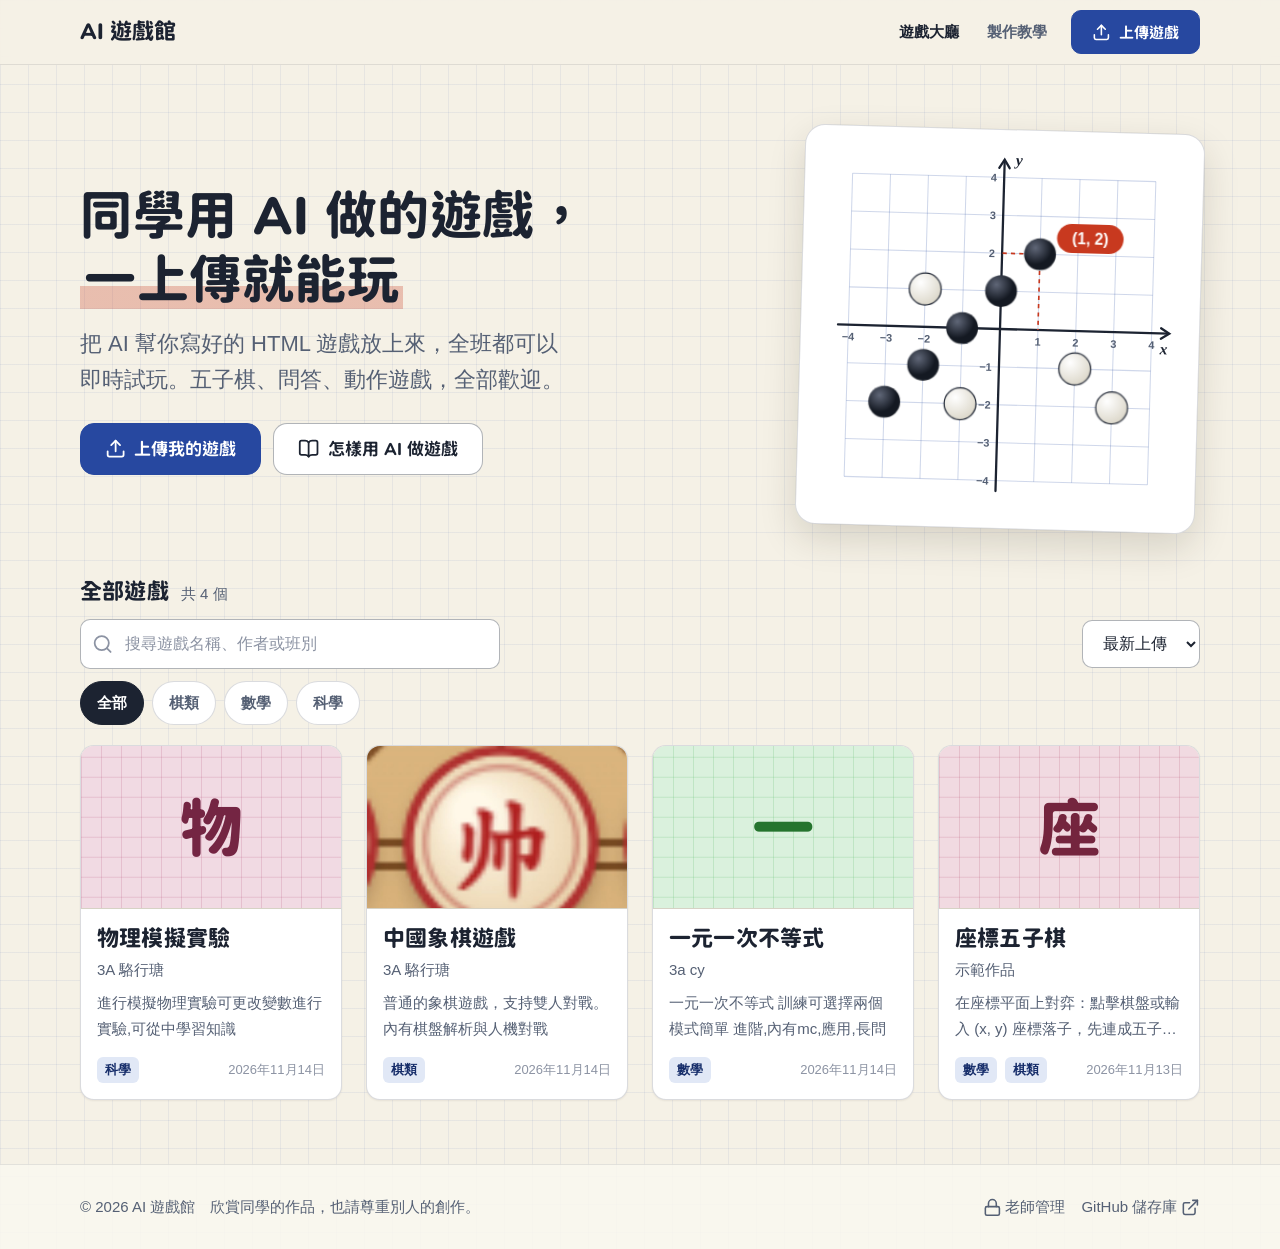
<file: index.html>
<!DOCTYPE html>
<html lang="zh-Hant-HK">
<head>
  <meta charset="UTF-8" />
  <meta name="viewport" content="width=device-width, initial-scale=1" />
  <title>AI 遊戲館｜同學用 AI 製作的網頁遊戲</title>
  <meta name="description" content="同學用 AI 製作的 HTML 遊戲，一上傳就可以玩。" />
  <link rel="preconnect" href="https://fonts.googleapis.com" />
  <link rel="preconnect" href="https://fonts.gstatic.com" crossorigin />
  <link href="https://fonts.googleapis.com/css2?family=Chiron+GoRound+TC:wght@700;800;900&family=Noto+Sans+TC:wght@400;500;700&display=swap" rel="stylesheet" />
  <link rel="icon" href="assets/favicon.svg" type="image/svg+xml" />
  <link rel="stylesheet" href="assets/css/base.css" />
  <link rel="stylesheet" href="assets/css/style.css" />
</head>
<body>
  <a class="skip-link" href="#main">跳至主要內容</a>
  <header class="site-header">
    <div class="container">
      <a class="brand" href="index.html"><span data-site-name>AI 遊戲館</span></a>
      <nav class="site-nav" aria-label="主選單">
        <a class="nav-home" href="index.html" aria-current="page">遊戲大廳</a>
        <a href="guide.html">製作教學</a>
        <a class="btn btn-primary" href="upload.html"><svg class="icon" aria-hidden="true" focusable="false"><use href="assets/icons.svg#i-upload"></use></svg>上傳遊戲</a>
      </nav>
    </div>
  </header>

  <main id="main">
    <section class="hero">
      <div class="container">
        <div>
          <h1><span class="line">同學用 AI 做的遊戲，</span><span class="line"><span class="mark">一上傳就能玩</span></span></h1>
          <p class="hero-lead">把 AI 幫你寫好的 HTML 遊戲放上來，全班都可以即時試玩。五子棋、問答、動作遊戲，全部歡迎。</p>
          <div class="hero-actions">
            <a class="btn btn-primary btn-lg" href="upload.html"><svg class="icon" aria-hidden="true" focusable="false"><use href="assets/icons.svg#i-upload"></use></svg>上傳我的遊戲</a>
            <a class="btn btn-lg" href="guide.html"><svg class="icon" aria-hidden="true" focusable="false"><use href="assets/icons.svg#i-book-open"></use></svg>怎樣用 AI 做遊戲</a>
          </div>
        </div>
        <div class="hero-board" id="heroBoard" role="img" aria-label="座標平面上的五子棋：五顆黑子沿直線 y = x + 1 連成一線，其中一顆位於 (1, 2)"></div>
      </div>
    </section>

    <section class="container" aria-labelledby="gamesTitle">
      <div class="toolbar">
        <div class="toolbar-head">
          <h2 id="gamesTitle">全部遊戲</h2>
          <span class="count" id="count" aria-live="polite"></span>
        </div>
        <div class="search">
          <svg class="icon" aria-hidden="true" focusable="false"><use href="assets/icons.svg#i-search"></use></svg>
          <label class="sr-only" for="q">搜尋遊戲</label>
          <input class="input" id="q" type="search" placeholder="搜尋遊戲名稱、作者或班別" autocomplete="off" />
        </div>
        <div>
          <label class="sr-only" for="sort">排序</label>
          <select class="select" id="sort">
            <option value="new">最新上傳</option>
            <option value="old">最早上傳</option>
            <option value="name">按名稱</option>
          </select>
        </div>
        <div class="chips" id="chips" role="group" aria-label="按分類篩選"></div>
      </div>

      <div class="game-grid" id="grid" aria-busy="true"></div>
    </section>
  </main>

  <footer class="site-footer">
    <div class="container">
      <p>© <span data-year>2026</span> <span data-site-name>AI 遊戲館</span>　欣賞同學的作品，也請尊重別人的創作。</p>
      <nav aria-label="頁尾連結">
        <a href="admin.html"><svg class="icon" aria-hidden="true" focusable="false"><use href="assets/icons.svg#i-lock"></use></svg>老師管理</a>
        <a data-repo-link href="https://github.com/dssfgs/student-game-hub" target="_blank" rel="noopener noreferrer">GitHub 儲存庫<svg class="icon" aria-hidden="true" focusable="false"><use href="assets/icons.svg#i-external-link"></use></svg></a>
      </nav>
    </div>
  </footer>

  <script type="module" src="assets/js/gallery.js"></script>
</body>
</html>
</file>
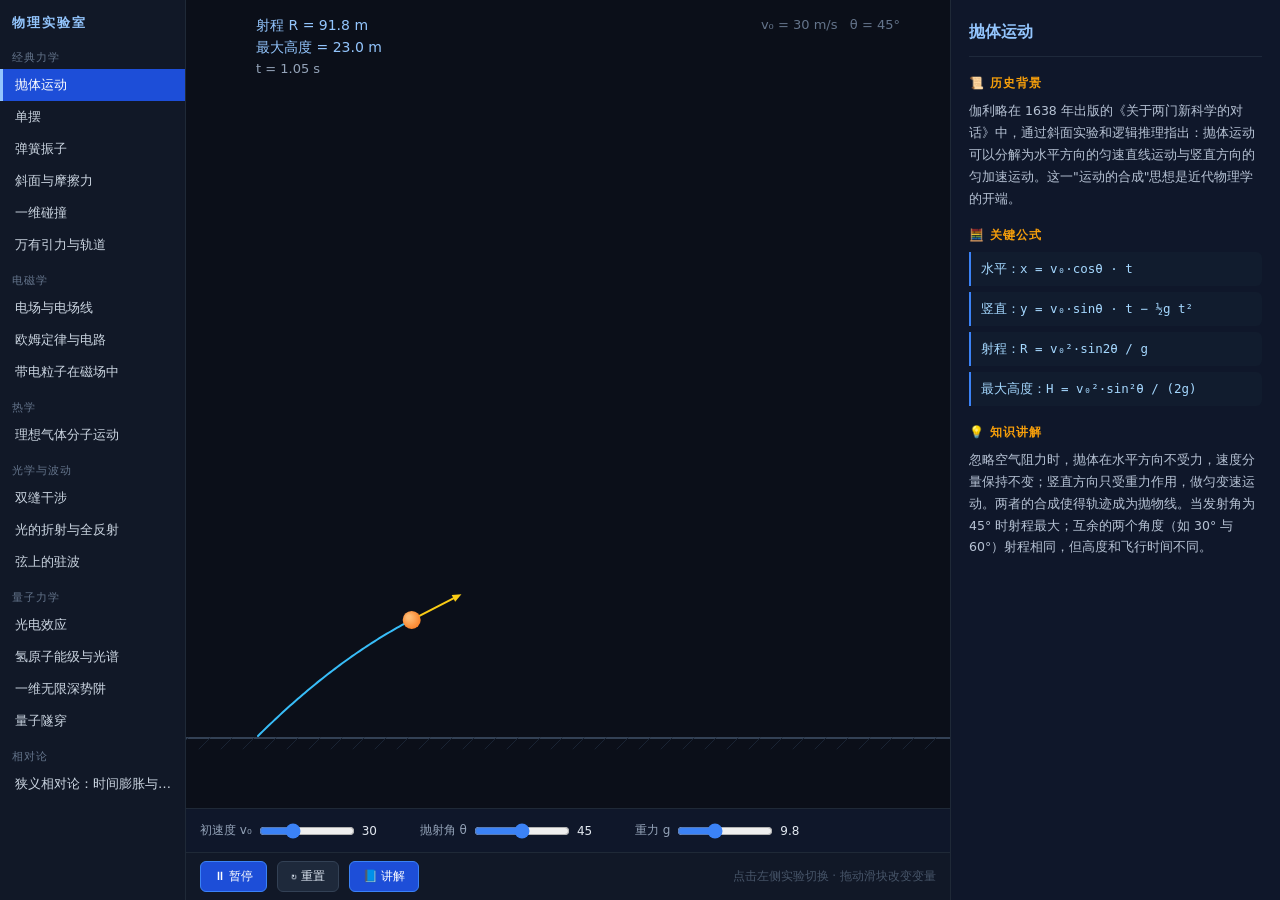
<file: games/261114-64gqa/index.html>
<!DOCTYPE html>
<html lang="zh-CN">
<head>
<meta charset="UTF-8">
<meta name="viewport" content="width=device-width,initial-scale=1">
<title>物理实验室 · 交互式模拟</title>
<style>
*{box-sizing:border-box;margin:0;padding:0}
html,body{height:100%}
body{font-family:"PingFang SC","Microsoft YaHei",system-ui,sans-serif;background:#0b0f19;color:#dbe4f0;overflow:hidden}
#app{display:flex;height:100vh;width:100vw}

/* 左侧实验列表 */
#sidebar{width:186px;flex:none;background:#111827;border-right:1px solid #1f2937;display:flex;flex-direction:column}
#sidebar h1{font-size:13px;padding:14px 12px 6px;color:#93c5fd;letter-spacing:2px}
#exlist{flex:1;overflow-y:auto;padding-bottom:24px}
.cat{font-size:11px;color:#64748b;padding:12px 12px 4px;letter-spacing:1px}
.ex{font-size:13px;padding:7px 12px;cursor:pointer;color:#cbd5e1;border-left:3px solid transparent;white-space:nowrap;overflow:hidden;text-overflow:ellipsis}
.ex:hover{background:#1e293b}
.ex.active{background:#1d4ed8;color:#fff;border-left-color:#93c5fd}

/* 舞台 */
#stage{flex:1;display:flex;flex-direction:column;min-width:0}
#canvasWrap{flex:1;position:relative;min-height:0;overflow:hidden}
canvas{display:block;width:100%;height:100%}
#params{display:flex;gap:16px;flex-wrap:wrap;align-items:center;padding:9px 14px;background:#0f172a;border-top:1px solid #1f2937;min-height:44px}
.prow{display:flex;align-items:center;gap:7px;font-size:12px;color:#94a3b8}
.prow input[type=range]{width:96px;accent-color:#3b82f6;cursor:pointer}
.prow .val{color:#e2e8f0;min-width:42px;font-variant-numeric:tabular-nums}
select{background:#1e293b;color:#dbe4f0;border:1px solid #334155;border-radius:6px;padding:3px 6px;font-size:12px}
#toolbar{display:flex;gap:10px;align-items:center;padding:8px 14px;background:#111827;border-top:1px solid #1f2937;font-size:12px;flex-wrap:wrap}
button{background:#1e293b;color:#dbe4f0;border:1px solid #334155;border-radius:6px;padding:6px 13px;font-size:12px;cursor:pointer;transition:.15s}
button:hover{background:#334155}
button.on{background:#1d4ed8;border-color:#3b82f6;color:#fff}
#hint{margin-left:auto;color:#475569}

/* 右侧讲解 */
#info{width:330px;flex:none;background:#0f172a;border-left:1px solid #1f2937;overflow-y:auto;padding:18px;font-size:13px;line-height:1.75}
#info.hidden{display:none}
#info h2{font-size:16px;color:#93c5fd;margin-bottom:14px;padding-bottom:10px;border-bottom:1px solid #1e293b}
#info h3{font-size:12px;color:#f59e0b;margin:16px 0 6px;letter-spacing:1px}
#info p{color:#b6c2d4;font-size:12.5px}
.fml{background:#111c2e;border-left:2px solid #3b82f6;padding:6px 10px;margin-bottom:6px;border-radius:0 6px 6px 0;font-family:"Consolas",monospace;font-size:12.5px;color:#a5d8ff}
::-webkit-scrollbar{width:8px;height:8px}
::-webkit-scrollbar-thumb{background:#1e293b;border-radius:4px}
::-webkit-scrollbar-track{background:transparent}
</style>
</head>
<body>
<div id="app">
  <aside id="sidebar">
    <h1>物理实验室</h1>
    <div id="exlist"></div>
  </aside>

  <main id="stage">
    <div id="canvasWrap"><canvas id="cv"></canvas></div>
    <div id="params"></div>
    <div id="toolbar">
      <button id="btnPlay" class="on">⏸ 暂停</button>
      <button id="btnReset">↻ 重置</button>
      <button id="btnInfo" class="on">📘 讲解</button>
      <span id="hint">点击左侧实验切换 · 拖动滑块改变变量</span>
    </div>
  </main>

  <aside id="info">
    <h2 id="infoName">—</h2>
    <h3>📜 历史背景</h3>
    <p id="infoHist"></p>
    <h3>🧮 关键公式</h3>
    <div id="infoFormulas"></div>
    <h3>💡 知识讲解</h3>
    <p id="infoKnow"></p>
  </aside>
</div>

<script>
/* ===================== 基础工具 ===================== */
const TAU = Math.PI * 2;
const clamp = (v,a,b)=> v<a?a:v>b?b:v;

function txt(g,s,x,y,color='#cbd5e1',size=12,align='left',baseline='middle'){
  g.fillStyle=color;
  g.font=`${size}px "PingFang SC","Microsoft YaHei",system-ui,sans-serif`;
  g.textAlign=align; g.textBaseline=baseline;
  g.fillText(s,x,y);
}
function arrow(g,x1,y1,x2,y2,color,lw=2,head=9){
  const dx=x2-x1, dy=y2-y1, len=Math.hypot(dx,dy);
  if(len<0.8) return;
  const ux=dx/len, uy=dy/len;
  g.strokeStyle=color; g.fillStyle=color; g.lineWidth=lw; g.lineCap='round';
  g.beginPath(); g.moveTo(x1,y1); g.lineTo(x2-ux*head*0.7, y2-uy*head*0.7); g.stroke();
  g.beginPath();
  g.moveTo(x2,y2);
  g.lineTo(x2-ux*head-uy*head*0.42, y2-uy*head+ux*head*0.42);
  g.lineTo(x2-ux*head+uy*head*0.42, y2-uy*head-ux*head*0.42);
  g.closePath(); g.fill();
}
function bg(g,W,H,c='#0b0f19'){ g.fillStyle=c; g.fillRect(0,0,W,H); }
function grid(g,W,H,step=40,color='#131c2b'){
  g.strokeStyle=color; g.lineWidth=1;
  for(let x=0;x<W;x+=step){ g.beginPath(); g.moveTo(x,0); g.lineTo(x,H); g.stroke(); }
  for(let y=0;y<H;y+=step){ g.beginPath(); g.moveTo(0,y); g.lineTo(W,y); g.stroke(); }
}

/* ===================== 实验定义 ===================== */
const EX = [];

/* ---------- 1. 抛体运动 ---------- */
EX.push({
  id:'proj', name:'抛体运动', cat:'经典力学',
  hist:'伽利略在 1638 年出版的《关于两门新科学的对话》中，通过斜面实验和逻辑推理指出：抛体运动可以分解为水平方向的匀速直线运动与竖直方向的匀加速运动。这一"运动的合成"思想是近代物理学的开端。',
  formulas:['水平：x = v₀·cosθ · t','竖直：y = v₀·sinθ · t − ½g t²','射程：R = v₀²·sin2θ / g','最大高度：H = v₀²·sin²θ / (2g)'],
  knowledge:'忽略空气阻力时，抛体在水平方向不受力，速度分量保持不变；竖直方向只受重力作用，做匀变速运动。两者的合成使得轨迹成为抛物线。当发射角为 45° 时射程最大；互余的两个角度（如 30° 与 60°）射程相同，但高度和飞行时间不同。',
  params:{
    v0:{label:'初速度 v₀', min:5, max:80, step:1, val:30},
    ang:{label:'抛射角 θ', min:5, max:85, step:1, val:45},
    g:{label:'重力 g', min:1, max:25, step:0.1, val:9.8}
  },
  reset(st,p){ st.t=0; st.done=false; st.trail=[]; st.x=0; st.y=0; },
  update(st,p,dt){
    if(st.done) return;
    st.t += dt;
    const th=p.ang.val*Math.PI/180, vx=p.v0.val*Math.cos(th), vy=p.v0.val*Math.sin(th);
    st.x = vx*st.t;
    st.y = vy*st.t - 0.5*p.g.val*st.t*st.t;
    st.trail.push([st.x,st.y]);
    if(st.trail.length>3000) st.trail.shift();
    if(st.y<=0 && st.t>0.08){ st.y=0; st.done=true; }
  },
  draw(g,st,p,W,H){
    bg(g,W,H);
    const th=p.ang.val*Math.PI/180, v0=p.v0.val, G=p.g.val;
    const vx=v0*Math.cos(th), vy0=v0*Math.sin(th);
    const R=vx*2*vy0/G, Hm=vy0*vy0/(2*G);
    const padL=70,padR=50,padT=60,padB=70;
    const aw=W-padL-padR, ah=H-padT-padB;
    const s=Math.min(aw/Math.max(R,1), ah/Math.max(Hm,1));
    const ox=padL, oy=H-padB;
    const X=x=>ox+x*s, Y=y=>oy-y*s;

    g.strokeStyle='#334155'; g.lineWidth=2;
    g.beginPath(); g.moveTo(0,oy); g.lineTo(W,oy); g.stroke();
    g.strokeStyle='#1a2434'; g.lineWidth=1;
    for(let x=-20;x<W;x+=22){ g.beginPath(); g.moveTo(x,oy); g.lineTo(x-11,oy+11); g.stroke(); }

    g.strokeStyle='#38bdf8'; g.lineWidth=2; g.beginPath();
    st.trail.forEach(([x,y],i)=>{ const px=X(x),py=Y(y); i?g.lineTo(px,py):g.moveTo(px,py); });
    g.stroke();

    const px=X(st.x), py=Y(st.y);
    const vxN=vx, vyN=vy0-G*st.t;
    const sp=Math.hypot(vxN,vyN)||1;
    arrow(g,px,py,px+vxN/sp*56,py-vyN/sp*56,'#facc15',2,9);

    const grd=g.createRadialGradient(px-3,py-3,2,px,py,12);
    grd.addColorStop(0,'#fdba74'); grd.addColorStop(1,'#f97316');
    g.fillStyle=grd; g.beginPath(); g.arc(px,py,9,0,TAU); g.fill();

    txt(g,`射程 R = ${R.toFixed(1)} m`,padL,26,'#93c5fd',14);
    txt(g,`最大高度 = ${Hm.toFixed(1)} m`,padL,48,'#93c5fd',14);
    txt(g,`t = ${st.t.toFixed(2)} s`,padL,70,'#94a3b8',13);
    txt(g,`v₀ = ${v0} m/s   θ = ${p.ang.val}°`,W-padR,26,'#64748b',13,'right');
  }
});

/* ---------- 2. 单摆 ---------- */
EX.push({
  id:'pend', name:'单摆', cat:'经典力学',
  hist:'伽利略在比萨大教堂观察到吊灯摆动后，发现摆的周期与振幅无关（等时性）。1656 年惠更斯利用单摆制成了第一台摆钟，使计时精度提高到每天误差仅数秒。',
  formulas:['运动方程：θ″ = −(g/L)·sinθ','小角度周期：T = 2π√(L/g)','能量：E = ½mL²θ′² + mgL(1−cosθ)'],
  knowledge:'单摆在重力分量 mg·sinθ 的作用下绕悬点转动。小角度时 sinθ ≈ θ，方程变为简谐振动，周期只与摆长 L 和重力加速度 g 有关，与摆球质量和振幅无关——这正是摆钟的原理。大角度摆动时周期会略微变长，称为"振幅的非线性效应"。',
  params:{
    L:{label:'摆长 L', min:0.4, max:3, step:0.05, val:1.5},
    g:{label:'重力 g', min:1, max:25, step:0.1, val:9.8},
    a0:{label:'初始角 θ₀', min:5, max:80, step:1, val:35},
    damp:{label:'阻尼', min:0, max:0.4, step:0.01, val:0}
  },
  reset(st,p){ st.th=p.a0.val*Math.PI/180; st.w=0; st.t=0; },
  update(st,p,dt){
    const n=6, h=dt/n;
    for(let i=0;i<n;i++){
      const acc = -(p.g.val/p.L.val)*Math.sin(st.th) - p.damp.val*st.w;
      st.w += acc*h; st.th += st.w*h;
    }
    st.t += dt;
  },
  draw(g,st,p,W,H){
    bg(g,W,H); grid(g,W,H,50);
    const ax=W/2, ay=H*0.13;
    const scale=(H*0.7)/3;
    const L=p.L.val*scale;
    const bx=ax+L*Math.sin(st.th), by=ay+L*Math.cos(st.th);

    g.strokeStyle='#334155'; g.setLineDash([6,6]); g.lineWidth=1;
    g.beginPath(); g.moveTo(ax,ay); g.lineTo(ax,ay+L+40); g.stroke();
    g.setLineDash([]);

    g.fillStyle='#475569'; g.beginPath(); g.arc(ax,ay,7,0,TAU); g.fill();

    g.strokeStyle='#94a3b8'; g.lineWidth=2.5;
    g.beginPath(); g.moveTo(ax,ay); g.lineTo(bx,by); g.stroke();

    const grd=g.createRadialGradient(bx-4,by-4,2,bx,by,16);
    grd.addColorStop(0,'#fde68a'); grd.addColorStop(1,'#d97706');
    g.fillStyle=grd; g.beginPath(); g.arc(bx,by,14,0,TAU); g.fill();

    g.strokeStyle='#3b82f6'; g.lineWidth=2;
    g.beginPath(); g.arc(ax,ay,60,Math.PI/2,Math.PI/2+st.th,st.th<0); g.stroke();

    const T=TAU*Math.sqrt(p.L.val/p.g.val);
    txt(g,`理论周期 T = 2π√(L/g) = ${T.toFixed(2)} s`,20,28,'#93c5fd',14);
    txt(g,`当前摆角 θ = ${(st.th*180/Math.PI).toFixed(1)}°`,20,52,'#94a3b8',13);
    txt(g,`角速度 ω = ${st.w.toFixed(2)} rad/s`,20,74,'#94a3b8',13);
  }
});

/* ---------- 3. 弹簧振子 ---------- */
EX.push({
  id:'spring', name:'弹簧振子', cat:'经典力学',
  hist:'胡克于 1678 年发表"胡克定律"：弹簧的弹力与形变量成正比。此后牛顿第二定律与胡克定律结合，导出了简谐振动的完整数学描述，成为波动学与量子力学的基础模型。',
  formulas:['胡克定律：F = −kx','牛顿第二定律：ma = −kx − cv','角频率：ω = √(k/m)','周期：T = 2π√(m/k)'],
  knowledge:'弹簧振子是最典型的简谐振动模型。回复力始终指向平衡位置且与位移成正比，因此加速度也正比于位移。振动的周期由系统本身的性质（k 与 m）决定，称为固有周期。加入阻尼后振幅按指数衰减，能量逐渐转化为热能。',
  params:{
    k:{label:'劲度系数 k', min:5, max:120, step:1, val:40},
    m:{label:'质量 m', min:0.5, max:8, step:0.1, val:2},
    damp:{label:'阻尼 c', min:0, max:6, step:0.1, val:0.4},
    A:{label:'初始位移', min:0.2, max:1.5, step:0.05, val:1}
  },
  reset(st,p){ st.x=p.A.val; st.v=0; st.t=0; st.hist=[]; },
  update(st,p,dt){
    const n=6,h=dt/n;
    for(let i=0;i<n;i++){
      const a=-(p.k.val/p.m.val)*st.x - (p.damp.val/p.m.val)*st.v;
      st.v+=a*h; st.x+=st.v*h;
    }
    st.t+=dt;
    st.hist.push(st.x);
    if(st.hist.length>Math.round(W_H/3)) st.hist.shift();
  },
  draw(g,st,p,W,H){
    bg(g,W,H); grid(g,W,H,50);
    const cy=H*0.45, wallX=W*0.1;
    const restX=W*0.56, scale=Math.min(W*0.18,140);
    const mx=restX+st.x*scale;

    g.fillStyle='#334155'; g.fillRect(wallX-10,cy-70,10,140);

    // 弹簧
    const coils=16, x1=wallX, x2=mx-30;
    g.strokeStyle='#94a3b8'; g.lineWidth=2; g.beginPath(); g.moveTo(x1,cy);
    for(let i=0;i<=coils;i++){
      const t=i/coils, px=x1+(x2-x1)*t;
      const py=cy+Math.sin(t*TAU*coils)*16;
      g.lineTo(px,py);
    }
    g.lineTo(x2,cy); g.stroke();

    // 物块
    const bw=60,bh=60;
    g.fillStyle='#1d4ed8'; g.strokeStyle='#60a5fa'; g.lineWidth=2;
    g.beginPath(); g.roundRect(mx,cy-bh/2,bw,bh,8); g.fill(); g.stroke();
    txt(g,'m',mx+bw/2,cy,'#dbeafe',18,'center');

    // 平衡位置
    g.strokeStyle='#475569'; g.setLineDash([5,5]); g.lineWidth=1;
    g.beginPath(); g.moveTo(restX+30,cy-80); g.lineTo(restX+30,cy+80); g.stroke();
    g.setLineDash([]);

    // 位移标注
    arrow(g,restX+30,cy+70,mx+30,cy+70,'#f59e0b',2,7);
    txt(g,`x = ${st.x.toFixed(2)} m`,(restX+mx)/2+30,cy+90,'#f59e0b',12,'center');

    const T=TAU*Math.sqrt(p.m.val/p.k.val);
    txt(g,`ω = √(k/m) = ${Math.sqrt(p.k.val/p.m.val).toFixed(2)} rad/s`,20,28,'#93c5fd',14);
    txt(g,`T = 2π√(m/k) = ${T.toFixed(2)} s`,20,52,'#93c5fd',14);
    txt(g,`v = ${st.v.toFixed(2)} m/s`,20,76,'#94a3b8',13);

    // 位移曲线
    const gx=W*0.55, gy=H*0.72, gw=W*0.4, gh=H*0.2;
    g.strokeStyle='#1e293b'; g.lineWidth=1;
    g.strokeRect(gx,gy-gh/2,gw,gh);
    g.beginPath();
    st.hist.forEach((v,i)=>{
      const px=gx+ (i/st.hist.length)*gw;
      const py=gy - clamp(v/1.6,-1,1)*gh/2;
      i?g.lineTo(px,py):g.moveTo(px,py);
    });
    g.strokeStyle='#38bdf8'; g.lineWidth=2; g.stroke();
    txt(g,'位移—时间图像',gx,gy-gh/2-12,'#64748b',12);
  }
});
let W_H = 600;

/* ---------- 4. 斜面摩擦 ---------- */
EX.push({
  id:'incline', name:'斜面与摩擦力', cat:'经典力学',
  hist:'达·芬奇最早记录了摩擦现象；库仑在 1781 年通过大量实验确立了滑动摩擦力与正压力成正比的规律，即 f = μN，奠定了工程力学的基础。',
  formulas:['沿斜面方向：ma = mg·sinθ − f','正压力：N = mg·cosθ','最大静摩擦：f_max = μN','下滑条件：tanθ > μ'],
  knowledge:'物体放在斜面上时，重力可分解为沿斜面向下的 mg·sinθ 和垂直斜面的 mg·cosθ。摩擦力方向始终沿斜面阻碍相对滑动，其最大值由 μN 决定。当斜面倾角的正切值超过摩擦因数时，物体才会开始下滑——这就是"摩擦角"概念。',
  params:{
    ang:{label:'斜面倾角 θ', min:5, max:60, step:1, val:25},
    mu:{label:'摩擦因数 μ', min:0, max:1, step:0.01, val:0.25},
    m:{label:'质量 m', min:1, max:10, step:0.5, val:3},
    g:{label:'重力 g', min:1, max:25, step:0.1, val:9.8}
  },
  reset(st,p){ st.s=0; st.v=0; },
  update(st,p,dt){
    const th=p.ang.val*Math.PI/180, G=p.g.val;
    let a = G*(Math.sin(th) - p.mu.val*Math.cos(th));
    if(a<=0){ a=0; st.v=0; }
    st.v += a*dt;
    st.s += st.v*dt;
    if(st.s>1){ st.s=1; st.v=0; }
  },
  draw(g,st,p,W,H){
    bg(g,W,H); grid(g,W,H,50);
    const th=p.ang.val*Math.PI/180;
    let base=Math.min(W*0.6,560), h=base*Math.tan(th);
    const maxH=H*0.6;
    if(h>maxH){ h=maxH; base=h/Math.tan(th); }
    const x0=W*0.16, y0=H*0.82;
    const topL={x:x0,y:y0-h}, botR={x:x0+base,y:y0};

    g.fillStyle='#16233a'; g.strokeStyle='#3b82f6'; g.lineWidth=2;
    g.beginPath(); g.moveTo(x0,y0); g.lineTo(botR.x,y0); g.lineTo(topL.x,topL.y); g.closePath();
    g.fill(); g.stroke();

    const Ls=Math.hypot(base,h);
    const t=clamp(st.s,0,1);
    const bx=topL.x+(botR.x-topL.x)*t;
    const by=topL.y+(botR.y-topL.y)*t;

    // 物块
    g.save();
    g.translate(bx,by);
    g.rotate(th);
    g.fillStyle='#f59e0b'; g.strokeStyle='#fbbf24'; g.lineWidth=2;
    g.beginPath(); g.roundRect(-22,-38,44,38,5); g.fill(); g.stroke();
    g.restore();

    // 力箭头
    const cx=bx, cy=by-19;
    const G=p.g.val*p.m.val;
    const aLen = 70;
    arrow(g,cx,cy,cx,cy+aLen,'#ef4444',2.5,9);           // 重力
    arrow(g,cx,cy,cx+Math.cos(th)*70,cy-Math.sin(th)*70,'#22c55e',2.5,9); // 支持力
    if(st.v>0.01) arrow(g,cx,cy,cx-Math.cos(th)*50,cy+Math.sin(th)*50,'#a855f7',2.5,9);

    const a = p.g.val*(Math.sin(th)-p.mu.val*Math.cos(th));
    txt(g,`沿斜面加速度 a = ${Math.max(a,0).toFixed(2)} m/s²`,20,28,'#93c5fd',14);
    txt(g,`速度 v = ${st.v.toFixed(2)} m/s`,20,52,'#94a3b8',13);
    txt(g,`tanθ = ${Math.tan(th).toFixed(2)}   μ = ${p.mu.val.toFixed(2)}`,20,76,'#94a3b8',13);
    txt(g, Math.tan(th)>p.mu.val?'→ 下滑中':'→ 静止（摩擦力足够大）',20,100, Math.tan(th)>p.mu.val?'#f59e0b':'#22c55e',13);

    txt(g,'红:重力 绿:支持力 紫:摩擦力',W-20,26,'#475569',12,'right');
  }
});

/* ---------- 5. 碰撞 ---------- */
EX.push({
  id:'collide', name:'一维碰撞', cat:'经典力学',
  hist:'笛卡尔与惠更斯在 17 世纪研究了碰撞问题。惠更斯首次指出：完全弹性碰撞中"相对速度大小不变"；牛顿则把它总结为动量守恒定律，成为物理学的基石之一。',
  formulas:['动量守恒：m₁v₁ + m₂v₂ = m₁v₁′ + m₂v₂′','恢复系数：e = −(v₂′−v₁′)/(v₂−v₁)','v₁′ = [(m₁−em₂)v₁ + (1+e)m₂v₂]/(m₁+m₂)','v₂′ = [(m₂−em₁)v₂ + (1+e)m₁v₁]/(m₁+m₂)'],
  knowledge:'碰撞过程时间极短，外力冲量可以忽略，因此总动量守恒。但机械能不一定守恒：e=1 时是完全弹性碰撞，动能守恒；e=0 时是完全非弹性碰撞，两物体粘在一起，动能损失最大；0<e<1 时是真实物体常见的非弹性碰撞。',
  params:{
    m1:{label:'m₁ 质量', min:0.5, max:8, step:0.1, val:2},
    m2:{label:'m₂ 质量', min:0.5, max:8, step:0.1, val:3},
    v1:{label:'v₁ 初速度', min:-6, max:6, step:0.2, val:3},
    v2:{label:'v₂ 初速度', min:-6, max:6, step:0.2, val:-1},
    e:{label:'恢复系数 e', min:0, max:1, step:0.05, val:0.8}
  },
  reset(st,p){
    st.x1=2.5; st.x2=7.5; st.v1=p.v1.val; st.v2=p.v2.val;
    st.flash=0;
  },
  update(st,p,dt){
    st.x1+=st.v1*dt; st.x2+=st.v2*dt;
    const w1=0.5+p.m1.val*0.09, w2=0.5+p.m2.val*0.09;
    const gap=(st.x2-st.x1)-(w1+w2)/2;
    if(gap<0 && st.v1>st.v2){
      const m1=p.m1.val,m2=p.m2.val,e=p.e.val;
      const u1=st.v1,u2=st.v2;
      st.v1=((m1-e*m2)*u1+(1+e)*m2*u2)/(m1+m2);
      st.v2=((m2-e*m1)*u2+(1+e)*m1*u1)/(m1+m2);
      st.x1 = st.x2-(w1+w2)/2-0.001;
      st.flash=0.35;
    }
    if(st.flash>0) st.flash-=dt;
    if(st.x1<0.6){ st.x1=0.6; st.v1=Math.abs(st.v1); }
    if(st.x2>9.4){ st.x2=9.4; st.v2=-Math.abs(st.v2); }
    if(st.x1>9.4){ st.x1=9.4; st.v1=-Math.abs(st.v1); }
    if(st.x2<0.6){ st.x2=0.6; st.v2=Math.abs(st.v2); }
  },
  draw(g,st,p,W,H){
    bg(g,W,H);
    const gy=H*0.62, sc=W/10;
    g.strokeStyle='#334155'; g.lineWidth=2;
    g.beginPath(); g.moveTo(0,gy); g.lineTo(W,gy); g.stroke();

    const w1=0.5+p.m1.val*0.09, w2=0.5+p.m2.val*0.09;
    const c1=st.x1*sc, c2=st.x2*sc;
    const s1=w1*sc, s2=w2*sc;

    g.fillStyle='#1d4ed8'; g.strokeStyle='#60a5fa'; g.lineWidth=2;
    g.beginPath(); g.roundRect(c1-s1/2,gy-70,s1,70,6); g.fill(); g.stroke();
    txt(g,`m₁=${p.m1.val.toFixed(1)}`,c1,gy-35,'#dbeafe',13,'center');

    g.fillStyle='#b45309'; g.strokeStyle='#fbbf24'; g.lineWidth=2;
    g.beginPath(); g.roundRect(c2-s2/2,gy-70,s2,70,6); g.fill(); g.stroke();
    txt(g,`m₂=${p.m2.val.toFixed(1)}`,c2,gy-35,'#fef3c7',13,'center');

    // 速度箭头
    const av=(x,y,v)=>{
      if(Math.abs(v)<0.05) return;
      const len=Math.min(90,Math.abs(v)*22);
      arrow(g,x,y,x+Math.sign(v)*len,y,v>0?'#22c55e':'#ef4444',3,10);
    };
    av(c1,gy-100,st.v1);
    av(c2,gy-100,st.v2);

    if(st.flash>0){
      g.fillStyle=`rgba(255,220,100,${st.flash*1.6})`;
      g.beginPath(); g.arc((c1+c2)/2,gy-45,34,0,TAU); g.fill();
    }

    const p1=p.m1.val*st.v1, p2=p.m2.val*st.v2;
    const E=0.5*p.m1.val*st.v1*st.v1+0.5*p.m2.val*st.v2*st.v2;
    txt(g,`总动量 p = ${(p1+p2).toFixed(2)} kg·m/s`,20,28,'#93c5fd',14);
    txt(g,`总动能 E = ${E.toFixed(2)} J`,20,52,'#93c5fd',14);
    txt(g,`v₁ = ${st.v1.toFixed(2)} m/s   v₂ = ${st.v2.toFixed(2)} m/s`,20,76,'#94a3b8',13);
    txt(g, p.e.val>0.98?'完全弹性碰撞':(p.e.val<0.02?'完全非弹性碰撞':'非弹性碰撞'),W-20,26,'#f59e0b',13,'right');
  }
});

/* ---------- 6. 万有引力轨道 ---------- */
EX.push({
  id:'orbit', name:'万有引力与轨道', cat:'经典力学',
  hist:'第谷·布拉赫留下精确的火星观测数据，开普勒于 1609—1619 年从中总结出行星运动三大定律。牛顿在 1687 年用万有引力定律统一解释了这一切：椭圆轨道正是平方反比力场的必然结果。',
  formulas:['万有引力：F = GMm/r²','圆轨道速度：v = √(GM/r)','开普勒第三定律：T² ∝ a³','轨道能量：E = ½mv² − GMm/r'],
  knowledge:'当中心天体的引力提供向心力时，行星沿椭圆（或圆）轨道运行，中心天体位于椭圆的一个焦点上。速度恰好等于圆轨道速度时轨迹为圆；速度偏小则近地点靠近、远地点远离；速度超过逃逸速度 √(2GM/r) 时，轨道变为抛物线或双曲线，天体一去不返。',
  params:{
    GM:{label:'中心质量 GM', min:100, max:1600, step:20, val:600},
    r0:{label:'初始距离 r₀', min:0.5, max:1.8, step:0.05, val:1.0},
    vf:{label:'速度 / 圆速度', min:0.5, max:1.6, step:0.02, val:1.0}
  },
  reset(st,p){
    st.x=p.r0.val; st.y=0;
    const vc=Math.sqrt(p.GM.val/p.r0.val);
    st.vx=0; st.vy=vc*p.vf.val;
    st.trail=[]; st.t=0;
  },
  update(st,p,dt){
    const n=8, h=dt/n;
    for(let i=0;i<n;i++){
      const r2=st.x*st.x+st.y*st.y;
      const r=Math.sqrt(r2)||1e-6;
      const a=-p.GM.val/(r2*r);
      st.vx+=a*st.x*h;
      st.vy+=a*st.y*h;
      st.x+=st.vx*h;
      st.y+=st.vy*h;
    }
    st.t+=dt;
    st.trail.push([st.x,st.y]);
    if(st.trail.length>4000) st.trail.shift();
  },
  draw(g,st,p,W,H){
    bg(g,W,H);
    const cx=W/2, cy=H/2;
    const sc=Math.min(W,H)*0.34/Math.max(p.r0.val,0.6);
    const X=x=>cx+x*sc, Y=y=>cy-y*sc;

    g.strokeStyle='#1e293b'; g.lineWidth=1;
    for(let r=0.5;r<=2.5;r+=0.5){
      g.beginPath(); g.arc(cx,cy,r*sc,0,TAU); g.stroke();
    }

    g.strokeStyle='rgba(56,189,248,0.55)'; g.lineWidth=2; g.beginPath();
    st.trail.forEach(([x,y],i)=>{ const px=X(x),py=Y(y); i?g.lineTo(px,py):g.moveTo(px,py); });
    g.stroke();

    const sg=g.createRadialGradient(cx,cy,2,cx,cy,26);
    sg.addColorStop(0,'#fef08a'); sg.addColorStop(1,'#f59e0b');
    g.fillStyle=sg; g.beginPath(); g.arc(cx,cy,22,0,TAU); g.fill();

    const px=X(st.x), py=Y(st.y);
    g.fillStyle='#38bdf8'; g.beginPath(); g.arc(px,py,9,0,TAU); g.fill();

    const v=Math.hypot(st.vx,st.vy);
    arrow(g,px,py,px+st.vx/v*46,py-st.vy/v*46,'#22c55e',2,8);

    const vc=Math.sqrt(p.GM.val/p.r0.val);
    const vesc=Math.sqrt(2*p.GM.val/p.r0.val);
    txt(g,`当前速度 v = ${v.toFixed(1)}`,20,28,'#93c5fd',14);
    txt(g,`圆轨道速度 = ${vc.toFixed(1)}   逃逸速度 = ${vesc.toFixed(1)}`,20,52,'#94a3b8',13);
    let type='椭圆轨道';
    if(Math.abs(p.vf.val-1)<0.02) type='圆轨道';
    else if(v>=vesc) type='逃逸（双曲线）';
    else if(p.vf.val<1) type='椭圆（近地点靠近）';
    txt(g,type,W-20,26,'#f59e0b',14,'right');
  }
});

/* ---------- 7. 电场线 ---------- */
EX.push({
  id:'efield', name:'电场与电场线', cat:'电磁学',
  hist:'法拉第在 1830 年代提出"力线"的直观图像，虽然没有接受过正规数学训练，却用场线的疏密描述电场强弱。麦克斯韦后来将这些图像数学化，建立了电磁场理论。',
  formulas:['库仑定律：F = kq₁q₂/r²','点电荷场强：E = kq/r²','场强定义：E = F/q₀','电场线密度 ∝ 场强大小'],
  knowledge:'电场线从正电荷出发、终止于负电荷（或延伸到无穷远），任意两条电场线不相交。电场线的疏密程度表示场强大小——线越密，场越强。电场线的切线方向就是该点电场强度的方向。',
  params:{
    q1:{label:'电荷 q₁', min:-5, max:5, step:0.5, val:2},
    q2:{label:'电荷 q₂', min:-5, max:5, step:0.5, val:-2},
    d:{label:'间距 d', min:60, max:340, step:10, val:180}
  },
  reset(st,p){ st.t=0; },
  update(st,p,dt){ st.t+=dt; },
  draw(g,st,p,W,H){
    bg(g,W,H,'#070b14');
    const cy=H/2, cx=W/2, d=p.d.val;
    const charges=[
      {x:cx-d/2,y:cy,q:p.q1.val},
      {x:cx+d/2,y:cy,q:p.q2.val}
    ];
    const field=(x,y)=>{
      let ex=0,ey=0;
      for(const c of charges){
        const dx=x-c.x, dy=y-c.y;
        const r2=dx*dx+dy*dy;
        if(r2<36) continue;
        const r=Math.sqrt(r2);
        ex+=c.q*dx/(r2*r); ey+=c.q*dy/(r2*r);
      }
      return [ex,ey];
    };

    g.lineWidth=1.2;
    for(const c of charges){
      if(Math.abs(c.q)<0.1) continue;
      const N=Math.round(8+Math.abs(c.q)*3);
      const dirSign=c.q>0?1:-1;
      for(let i=0;i<N;i++){
        const a=i*TAU/N+0.15;
        let x=c.x+Math.cos(a)*12, y=c.y+Math.sin(a)*12;
        g.strokeStyle=c.q>0?'rgba(248,113,113,0.5)':'rgba(96,165,250,0.5)';
        g.beginPath(); g.moveTo(x,y);
        for(let s=0;s<900;s++){
          const [ex,ey]=field(x,y);
          const m=Math.hypot(ex,ey);
          if(m<1e-9) break;
          x+=dirSign*ex/m*3; y+=dirSign*ey/m*3;
          if(x<-40||x>W+40||y<-40||y>H+40) break;
          let hit=false;
          for(const c2 of charges){ if(Math.hypot(x-c2.x,y-c2.y)<10){ hit=true; break; } }
          g.lineTo(x,y);
          if(hit) break;
        }
        g.stroke();
      }
    }

    for(const c of charges){
      const isPos=c.q>0;
      const col=isPos?'#ef4444':'#3b82f6';
      g.fillStyle=col; g.beginPath(); g.arc(c.x,c.y,18,0,TAU); g.fill();
      g.strokeStyle='#fff'; g.lineWidth=3;
      g.beginPath(); g.moveTo(c.x-8,c.y); g.lineTo(c.x+8,c.y); g.stroke();
      if(isPos){ g.beginPath(); g.moveTo(c.x,c.y-8); g.lineTo(c.x,c.y+8); g.stroke(); }
      txt(g,`q=${c.q}`,c.x,c.y+34,'#94a3b8',12,'center');
    }
    txt(g,'电场线从正电荷发出，终止于负电荷',20,26,'#64748b',13);
  }
});

/* ---------- 8. 电路 ---------- */
EX.push({
  id:'circuit', name:'欧姆定律与电路', cat:'电磁学',
  hist:'欧姆在 1827 年发表《伽伐尼电路的数学研究》，提出电流与电压成正比、与电阻成反比的规律。当时因缺乏精确测量手段遭到质疑，直到 1841 年英国皇家学会授予他科普利奖章。',
  formulas:['欧姆定律：I = U / R','串联：R = R₁ + R₂，I 相同','并联：1/R = 1/R₁ + 1/R₂，U 相同','电功率：P = UI = I²R = U²/R'],
  knowledge:'电压是推动电荷定向移动的"动力"，电阻是导体对电流的阻碍。串联电路中电流处处相等，总电压等于各部分电压之和；并联电路中各支路电压相等，总电流等于各支路电流之和。无论怎样连接，能量都是守恒的，电源提供的总功率等于各元件消耗的功率之和。',
  params:{
    U:{label:'电源电压 U', min:1, max:24, step:0.5, val:12},
    R1:{label:'电阻 R₁', min:1, max:100, step:1, val:20},
    R2:{label:'电阻 R₂', min:1, max:100, step:1, val:30},
    mode:{label:'连接方式', type:'select', options:['串联','并联'], val:0}
  },
  reset(st,p){ st.t=0; },
  update(st,p,dt){ st.t+=dt; },
  draw(g,st,p,W,H){
    bg(g,W,H);
    const U=p.U.val,R1=p.R1.val,R2=p.R2.val;
    const par=p.mode.val===1;
    const R=par?(R1*R2)/(R1+R2):R1+R2;
    const I=U/R;

    const x0=W*0.18,x1=W*0.82,y0=H*0.30,y1=H*0.72;
    const midY=(y0+y1)/2;

    g.strokeStyle='#64748b'; g.lineWidth=3; g.lineCap='round';

    // 电池
    const bat=(x,y)=>{
      g.strokeStyle='#fbbf24'; g.lineWidth=3;
      g.beginPath(); g.moveTo(x,y-22); g.lineTo(x,y+22); g.stroke();
      g.lineWidth=2; g.strokeStyle='#fde68a';
      g.beginPath(); g.moveTo(x-14,y-12); g.lineTo(x-14,y+12); g.stroke();
      g.lineWidth=5;
      g.beginPath(); g.moveTo(x+2,y-20); g.lineTo(x+2,y+20); g.stroke();
    };

    const resH=(cx,cy,val,label,cur)=>{
      const w=Math.min(90,50+val*0.4), h=26;
      g.fillStyle='#1e293b'; g.strokeStyle='#38bdf8'; g.lineWidth=2;
      g.beginPath(); g.roundRect(cx-w/2,cy-h/2,w,h,5); g.fill(); g.stroke();
      txt(g,label,cx,cy,'#a5d8ff',12,'center');
      txt(g,`${val}Ω`,cx,cy-24,'#64748b',11,'center');
      txt(g,`${cur.toFixed(2)}A`,cx,cy+24,'#22c55e',11,'center');
    };
    const resV=(cx,cy,val,label,cur)=>{
      const w=26,h=Math.min(90,50+val*0.4);
      g.fillStyle='#1e293b'; g.strokeStyle='#38bdf8'; g.lineWidth=2;
      g.beginPath(); g.roundRect(cx-w/2,cy-h/2,w,h,5); g.fill(); g.stroke();
      txt(g,label,cx,cy,'#a5d8ff',12,'center');
      txt(g,`${val}Ω`,cx+34,cy-10,'#64748b',11,'left');
      txt(g,`${cur.toFixed(2)}A`,cx+34,cy+10,'#22c55e',11,'left');
    };

    if(!par){
      g.strokeStyle='#64748b'; g.lineWidth=3;
      g.beginPath();
      g.moveTo(x0,y0); g.lineTo(x1,y0); g.lineTo(x1,y1); g.lineTo(x0,y1); g.closePath();
      g.stroke();
      bat(x0,midY);
      resH(W*0.40,y0,R1,'R₁',I);
      resH(W*0.66,y0,R2,'R₂',I);
    } else {
      const xm=W*0.56;
      g.strokeStyle='#64748b'; g.lineWidth=3;
      g.beginPath();
      g.moveTo(x0,y0); g.lineTo(x1,y0);
      g.moveTo(x0,y1); g.lineTo(x1,y1);
      g.moveTo(x1,y0); g.lineTo(x1,y1);
      g.moveTo(xm,y0); g.lineTo(xm,y1);
      g.stroke();
      bat(x0,midY);
      resV(xm,midY,R1,'R₁',U/R1);
      resV(x1,midY,R2,'R₂',U/R2);
    }

    txt(g,`总电阻 R = ${R.toFixed(2)} Ω`,20,28,'#93c5fd',14);
    txt(g,`总电流 I = ${I.toFixed(2)} A`,20,52,'#93c5fd',14);
    txt(g,`总功率 P = ${(U*I).toFixed(1)} W`,20,76,'#93c5fd',14);
    txt(g, par?'并联电路：各支路电压相同':'串联电路：各处电流相同', W-20,26,'#f59e0b',13,'right');
  }
});

/* ---------- 9. 洛伦兹力 ---------- */
EX.push({
  id:'lorentz', name:'带电粒子在磁场中', cat:'电磁学',
  hist:'洛伦兹在 1892 年提出运动电荷在磁场中受力的公式。1897 年汤姆孙利用带电粒子在磁场中的偏转发现了电子，这一实验成为粒子物理学的开端。回旋加速器、质谱仪都基于此原理。',
  formulas:['洛伦兹力：F = qv × B','力大小：F = qvB·sinθ','圆周半径：r = mv / (qB)','周期：T = 2πm / (qB)'],
  knowledge:'当带电粒子的速度垂直于匀强磁场时，洛伦兹力始终垂直于速度方向，只改变速度方向而不做功，因此粒子做匀速圆周运动。半径与速度成正比、与磁场强度成反比。回旋周期只与比荷 m/q 和磁感应强度 B 有关，与速度无关——这正是回旋加速器能工作的关键。',
  params:{
    B:{label:'磁感应强度 B', min:0.3, max:4, step:0.1, val:1.2},
    v:{label:'速度 v', min:1, max:10, step:0.5, val:5},
    sign:{label:'电荷符号', type:'select', options:['正电荷 +q','负电荷 −q'], val:0}
  },
  reset(st,p){ st.th=0; st.t=0; },
  update(st,p,dt){ st.t+=dt; },
  draw(g,st,p,W,H){
    bg(g,W,H,'#070b14');
    const B=p.B.val, v=p.v.val;
    const q=p.sign.val===0?1:-1;
    const r=clamp(v/B*46, 30, Math.min(W,H)*0.4);
    const cx=W/2, cy=H/2;

    // 磁场符号（向里）
    g.strokeStyle='rgba(96,165,250,0.22)'; g.lineWidth=1.5;
    const step=52;
    for(let x=step/2;x<W;x+=step){
      for(let y=step/2;y<H;y+=step){
        g.beginPath(); g.arc(x,y,4,0,TAU); g.stroke();
        g.beginPath(); g.moveTo(x-7,y); g.lineTo(x+7,y); g.moveTo(x,y-7); g.lineTo(x,y+7); g.stroke();
      }
    }

    // 轨道
    g.strokeStyle='rgba(56,189,248,0.35)'; g.lineWidth=2;
    g.beginPath(); g.arc(cx,cy,r,0,TAU); g.stroke();

    const w=v/r*60;
    const ang=st.t*w*q;
    const px=cx+r*Math.cos(ang), py=cy+r*Math.sin(ang);

    g.fillStyle=q>0?'#ef4444':'#3b82f6';
    g.beginPath(); g.arc(px,py,10,0,TAU); g.fill();
    txt(g,q>0?'+':'−',px,py,'#fff',14,'center');

    // 速度方向（切向）
    const tvx=-Math.sin(ang)*q, tvy=Math.cos(ang)*q;
    arrow(g,px,py,px+tvx*54,py+tvy*54,'#22c55e',2.5,9);
    // 洛伦兹力（指向圆心）
    const fx=cx-px, fy=cy-py;
    const fm=Math.hypot(fx,fy)||1;
    arrow(g,px,py,px+fx/fm*46,py+fy/fm*46,'#f59e0b',2.5,9);

    txt(g,`轨道半径 r = mv/(qB) = ${(r/46*v/ (v/B*46)*0+v/B).toFixed(2)} (单位)`,20,28,'#93c5fd',14);
    txt(g,`r ∝ v/B  →  r = ${(v/B).toFixed(2)}`,20,52,'#93c5fd',14);
    txt(g,`周期 T = 2πm/(qB) 与速度无关`,20,76,'#94a3b8',13);
    txt(g,'绿:速度  黄:洛伦兹力  蓝点:磁场指向纸内',W-20,H-20,'#475569',12,'right');
  }
});

/* ---------- 10. 理想气体 ---------- */
EX.push({
  id:'gas', name:'理想气体分子运动', cat:'热学',
  hist:'1827 年布朗观察到花粉颗粒的无规则运动。1905 年爱因斯坦用分子运动论解释了布朗运动，1908 年佩兰的实验证实了原子的真实存在，为分子运动论提供了决定性证据。',
  formulas:['理想气体状态方程：PV = nRT','压强微观解释：P = (1/3)ρ·v̄²','平均平动动能：Ē = (3/2)kT','方均根速率：v_rms = √(3kT/m)'],
  knowledge:'气体压强来源于大量分子对容器壁的持续碰撞。温度升高时分子平均速率增大，碰撞更频繁、更剧烈，压强随之增大；体积减小时单位时间内碰撞壁面的分子数增加，压强也会增大。分子速率的分布服从麦克斯韦—玻尔兹曼分布。',
  params:{
    T:{label:'温度 T', min:100, max:1000, step:10, val:300},
    N:{label:'分子数 N', min:20, max:200, step:10, val:90},
    V:{label:'体积 V', min:0.5, max:1.3, step:0.05, val:1.0}
  },
  reset(st,p){
    st.ps=[];
    for(let i=0;i<200;i++){
      st.ps.push({
        x:Math.random(), y:Math.random(),
        a:Math.random()*TAU
      });
    }
  },
  update(st,p,dt){
    const speed=70*Math.sqrt(p.T.val/300);
    for(let i=0;i<p.N.val;i++){
      const q=st.ps[i];
      q.x+=Math.cos(q.a)*speed*dt;
      q.y+=Math.sin(q.a)*speed*dt;
      if(q.x<0){q.x=0;q.a=Math.PI-q.a;}
      if(q.x>1){q.x=1;q.a=Math.PI-q.a;}
      if(q.y<0){q.y=0;q.a=-q.a;}
      if(q.y>1){q.y=1;q.a=-q.a;}
    }
  },
  draw(g,st,p,W,H){
    bg(g,W,H,'#070b14');
    const padX=W*0.14, padY=H*0.16;
    const vw=W*0.42*p.V.val, vh=H*0.66;
    const bx=padX, by=(H-vh)/2;

    g.fillStyle='#0d1526'; g.strokeStyle='#3b82f6'; g.lineWidth=3;
    g.beginPath(); g.roundRect(bx,by,vw,vh,8); g.fill(); g.stroke();

    // 活塞
    g.fillStyle='#334155';
    g.fillRect(bx+vw,by,14,vh);

    const speed=70*Math.sqrt(p.T.val/300);
    for(let i=0;i<p.N.val;i++){
      const q=st.ps[i];
      const px=bx+q.x*vw, py=by+q.y*vh;
      const hue=200-Math.min(160,(speed-40));
      g.fillStyle=`hsl(${clamp(210-speed*0.9,10,210)},85%,62%)`;
      g.beginPath(); g.arc(px,py,3,0,TAU); g.fill();
    }

    // 读数面板
    const px0=W*0.66;
    txt(g,'微观状态',px0,H*0.22,'#f59e0b',13);
    txt(g,`分子数 N = ${p.N.val}`,px0,H*0.30,'#cbd5e1',13);
    txt(g,`温度 T = ${p.T.val} K`,px0,H*0.38,'#cbd5e1',13);
    txt(g,`体积 V = ${p.V.val.toFixed(2)} V₀`,px0,H*0.46,'#cbd5e1',13);
    const Pval=p.N.val*p.T.val/(p.V.val*100);
    txt(g,`相对压强 P ∝ NT/V = ${Pval.toFixed(1)}`,px0,H*0.54,'#38bdf8',14);
    txt(g,`v_rms ∝ √T = ${Math.sqrt(p.T.val/300).toFixed(2)} v₀`,px0,H*0.62,'#22c55e',13);

    // 速率指示条
    const bw=W*0.26, bh=10;
    const frac=clamp((p.T.val-100)/900,0,1);
    g.fillStyle='#1e293b'; g.beginPath(); g.roundRect(px0,H*0.70,bw,bh,5); g.fill();
    const grd=g.createLinearGradient(px0,0,px0+bw,0);
    grd.addColorStop(0,'#3b82f6'); grd.addColorStop(1,'#ef4444');
    g.fillStyle=grd; g.beginPath(); g.roundRect(px0,H*0.70,bw*frac,bh,5); g.fill();
    txt(g,'分子平均速率',px0,H*0.70-12,'#64748b',11);

    txt(g,'升高温度 → 分子运动加剧 → 压强增大',W/2,by+vh+28,'#475569',12,'center');
  }
});

/* ---------- 11. 双缝干涉 ---------- */
EX.push({
  id:'slit', name:'双缝干涉', cat:'光学与波动',
  hist:'1801 年托马斯·杨用双缝实验证明了光的波动性，与牛顿的微粒说分庭抗礼。1961 年约恩松用电子做双缝实验，观察到同样的干涉条纹，成为量子力学最深刻的实验之一。',
  formulas:['光程差：Δ = d·sinθ','明纹条件：Δ = kλ (k = 0,±1,±2…)','暗纹条件：Δ = (k+½)λ','条纹间距：Δy = λL / d'],
  knowledge:'两束相干光在空间相遇时，波峰与波峰叠加形成明纹，波峰与波谷叠加形成暗纹。条纹间距与波长成正比、与缝距成反比。这个实验最深刻地揭示了微观粒子的波粒二象性——单个电子一次只通过一条缝，但大量电子累积后仍出现干涉条纹。',
  params:{
    lam:{label:'波长 λ', min:400, max:700, step:10, val:550},
    d:{label:'缝间距 d', min:20, max:140, step:5, val:60},
    L:{label:'缝屏距离 L', min:120, max:320, step:10, val:220}
  },
  reset(st,p){ st.ph=0; st.cacheKey=''; },
  update(st,p,dt){ st.ph+=dt*6; },
  draw(g,st,p,W,H){
    bg(g,W,H,'#05070d');

    const RW=200, RH=Math.max(60,Math.round(200*H/W));
    if(!st.buf){
      st.buf=document.createElement('canvas');
      st.buf.width=RW; st.buf.height=RH;
      st.bctx=st.buf.getContext('2d');
      st.img=st.bctx.createImageData(RW,RH);
      st.r1=new Float32Array(RW*RH);
      st.r2=new Float32Array(RW*RH);
    }
    if(st.buf.height!==RH){ st.buf.height=RH; st.img=st.bctx.createImageData(RW,RH); st.cacheKey=''; }

    const sx=W*0.10, sy=H/2;
    const dpx=p.d.val, Lpx=p.L.val;
    const lamPx=p.lam.val/1000*20;

    const key=`${dpx}|${RW}|${RH}|${W}|${H}`;
    if(st.cacheKey!==key){
      st.cacheKey=key;
      const kx=RW/W, ky=RH/H;
      const s1x=sx*kx, s1y=(sy-dpx/2)*ky;
      const s2x=sx*kx, s2y=(sy+dpx/2)*ky;
      let idx=0;
      for(let j=0;j<RH;j++){
        for(let i=0;i<RW;i++){
          st.r1[idx]=Math.hypot(i-s1x,j-s1y);
          st.r2[idx]=Math.hypot(i-s2x,j-s2y);
          idx++;
        }
      }
    }

    const data=st.img.data;
    const k=TAU/(lamPx*RW/W);
    const ph=st.ph;
    for(let i=0;i<RW*RH;i++){
      const r1=st.r1[i], r2=st.r2[i];
      const s1=1/Math.sqrt(r1+18), s2=1/Math.sqrt(r2+18);
      const v=Math.sin(k*r1-ph)*s1+Math.sin(k*r2-ph)*s2;
      const a=Math.min(1, Math.abs(v)*Math.abs(v)*18);
      let R,G,B;
      if(v>0){ R=255*a; G=140*a; B=60*a; }
      else { R=50*a; G=150*a; B=255*a; }
      const o=i*4;
      data[o]=R; data[o+1]=G; data[o+2]=B; data[o+3]=255;
    }
    st.bctx.putImageData(st.img,0,0);

    g.globalAlpha=0.92;
    g.drawImage(st.buf,0,0,W,H);
    g.globalAlpha=1;

    // 挡板
    g.fillStyle='#1e293b';
    g.fillRect(sx-8,0,10,sy-dpx/2-4);
    g.fillRect(sx-8,sy-dpx/2+4,10,dpx-8);
    g.fillRect(sx-8,sy+dpx/2+4,10,H-sy-dpx/2);
    g.fillStyle='#fbbf24';
    g.beginPath(); g.arc(sx-3,sy-dpx/2,3.5,0,TAU); g.fill();
    g.beginPath(); g.arc(sx-3,sy+dpx/2,3.5,0,TAU); g.fill();

    const dy=lamPx*Lpx/dpx;
    txt(g,`λ = ${p.lam.val} nm   d = ${dpx}   L = ${Lpx}`,W-20,26,'#94a3b8',13,'right');
    txt(g,`条纹间距 Δy = λL/d ≈ ${(dy).toFixed(0)} (相对单位)`,W-20,50,'#38bdf8',13,'right');
  }
});

/* ---------- 12. 光的折射 ---------- */
EX.push({
  id:'refract', name:'光的折射与全反射', cat:'光学与波动',
  hist:'斯涅尔在 1621 年通过实验发现了折射定律但未发表，笛卡尔于 1637 年首次公布。费马则用"光走最短时间路径"的原理给出了理论解释，成为变分法的先声。',
  formulas:['折射定律：n₁·sinθ₁ = n₂·sinθ₂','光速关系：v = c / n','临界角：sinθ_c = n₂ / n₁'],
  knowledge:'光从光密介质射向光疏介质时，折射角大于入射角。当入射角增大到临界角时，折射角达到 90°，折射光沿界面掠出；超过临界角后，光全部反射回原介质，这就是全反射。光纤通信正是利用了全反射来"困住"光信号。',
  params:{
    n1:{label:'介质 1 折射率 n₁', min:1, max:2.5, step:0.05, val:1.5},
    n2:{label:'介质 2 折射率 n₂', min:1, max:2.5, step:0.05, val:1.0},
    ang:{label:'入射角 θ₁', min:0, max:89, step:1, val:40}
  },
  reset(st,p){ st.t=0; },
  update(st,p,dt){ st.t+=dt; },
  draw(g,st,p,W,H){
    bg(g,W,H,'#05070d');
    const n1=p.n1.val, n2=p.n2.val;
    const th1=p.ang.val*Math.PI/180;
    const iy=H*0.5;

    g.fillStyle='rgba(30,58,138,0.35)'; g.fillRect(0,0,W,iy);
    g.fillStyle='rgba(120,53,15,0.25)'; g.fillRect(0,iy,W,H-iy);
    g.strokeStyle='#64748b'; g.lineWidth=2;
    g.beginPath(); g.moveTo(0,iy); g.lineTo(W,iy); g.stroke();

    const ox=W*0.5, oy=iy;

    // 法线
    g.strokeStyle='#475569'; g.setLineDash([6,6]); g.lineWidth=1;
    g.beginPath(); g.moveTo(ox,oy-H*0.42); g.lineTo(ox,oy+H*0.42); g.stroke();
    g.setLineDash([]);

    const len=Math.min(W,H)*0.38;

    // 入射光
    const ix=ox-Math.sin(th1)*len, iyy=oy-Math.cos(th1)*len;
    g.strokeStyle='#fbbf24'; g.lineWidth=3;
    g.beginPath(); g.moveTo(ix,iyy); g.lineTo(ox,oy); g.stroke();
    arrow(g,ix,iyy,ox,oy,'#fbbf24',3,10);

    const s2=n1*Math.sin(th1)/n2;
    let tir=false;
    if(s2>1) tir=true;

    // 反射光
    const rx=ox+Math.sin(th1)*len, ry=oy-Math.cos(th1)*len;
    g.strokeStyle='rgba(148,163,184,0.8)'; g.lineWidth=2; g.setLineDash([5,5]);
    g.beginPath(); g.moveTo(ox,oy); g.lineTo(rx,ry); g.stroke();
    g.setLineDash([]);

    if(!tir){
      const th2=Math.asin(s2);
      const tx=ox+Math.sin(th2)*len, ty=oy+Math.cos(th2)*len;
      g.strokeStyle='#38bdf8'; g.lineWidth=3;
      g.beginPath(); g.moveTo(ox,oy); g.lineTo(tx,ty); g.stroke();
      arrow(g,ox,oy,tx,ty,'#38bdf8',3,10);

      // 角度弧
      g.strokeStyle='#fbbf24'; g.lineWidth=1.5;
      g.beginPath(); g.arc(ox,oy,60,-Math.PI/2-th1,-Math.PI/2); g.stroke();
      g.strokeStyle='#38bdf8';
      g.beginPath(); g.arc(ox,oy,60,Math.PI/2-th2,Math.PI/2); g.stroke();

      txt(g,`θ₁ = ${p.ang.val}°`,ox-80,oy-90,'#fbbf24',13);
      txt(g,`θ₂ = ${(th2*180/Math.PI).toFixed(1)}°`,ox+80,oy+90,'#38bdf8',13);
      txt(g,`n₁ sinθ₁ = n₂ sinθ₂`,20,28,'#93c5fd',14);
    } else {
      txt(g,`⚠ 全反射！sinθ₂ = ${s2.toFixed(2)} > 1`,20,28,'#ef4444',15);
      const thc=n2<n1?Math.asin(n2/n1)*180/Math.PI:90;
      txt(g,`临界角 θ_c = ${thc.toFixed(1)}°`,20,52,'#f59e0b',14);
    }

    txt(g,`n₁ = ${n1.toFixed(2)}`,20,H-50,'#94a3b8',13);
    txt(g,`n₂ = ${n2.toFixed(2)}`,20,H-26,'#94a3b8',13);
    if(n2<n1 && !tir){
      txt(g,`临界角 θ_c = ${(Math.asin(n2/n1)*180/Math.PI).toFixed(1)}°`,W-20,26,'#64748b',13,'right');
    }
  }
});

/* ---------- 13. 驻波 ---------- */
EX.push({
  id:'wave', name:'弦上的驻波', cat:'光学与波动',
  hist:'梅尔森在 1830 年代测量了弦振动频率与张力、线密度的关系：f ∝ √(T/μ)。这一规律后来被用于所有弦乐器的调音，也验证了波动方程的正确性。',
  formulas:['波速：v = √(T/μ)','驻波条件：L = n·λ/2','频率：f = (n/2L)·√(T/μ)','波形：y = A·sin(nπx/L)·cos(ωt)'],
  knowledge:'当弦的两端固定时，只有特定波长（半波长的整数倍）的波才能形成稳定驻波。驻波由两列传播方向相反的波叠加而成，波节处始终静止，波腹处振幅最大。改变张力可以改变波速，从而改变音调——这就是吉他用旋钮调音的原理。',
  params:{
    n:{label:'谐波次数 n', min:1, max:6, step:1, val:2},
    T:{label:'张力 T', min:10, max:200, step:5, val:80},
    mu:{label:'线密度 μ', min:0.5, max:8, step:0.1, val:2},
    A:{label:'振幅 A', min:0.2, max:1, step:0.05, val:0.7}
  },
  reset(st,p){ st.t=0; },
  update(st,p,dt){ st.t+=dt; },
  draw(g,st,p,W,H){
    bg(g,W,H); grid(g,W,H,50);
    const Lpx=Math.min(W*0.76,760);
    const x0=(W-Lpx)/2, y0=H*0.5;
    const Apx=H*0.22*p.A.val;

    const L=1.0;
    const v=Math.sqrt(p.T.val/p.mu.val);
    const omega=(p.n.val*Math.PI/L)*v;
    const freq=omega/TAU;

    // 弦
    const N=300;
    g.beginPath();
    for(let i=0;i<=N;i++){
      const t=i/N;
      const y=Math.sin(p.n.val*Math.PI*t)*Math.cos(omega*st.t)*Apx;
      const px=x0+Lpx*t, py=y0-y;
      i?g.lineTo(px,py):g.moveTo(px,py);
    }
    g.strokeStyle='#38bdf8'; g.lineWidth=3; g.stroke();

    // 两列行波（淡显）
    g.lineWidth=1;
    for(const sgn of [1,-1]){
      g.beginPath();
      for(let i=0;i<=N;i++){
        const t=i/N;
        const y=0.5*Apx*Math.sin((p.n.val*Math.PI*t - sgn*omega*st.t))*sgn;
        const px=x0+Lpx*t, py=y0-y;
        i?g.lineTo(px,py):g.moveTo(px,py);
      }
      g.strokeStyle='rgba(148,163,184,0.25)'; g.stroke();
    }

    // 波节
    for(let i=0;i<=p.n.val;i++){
      const px=x0+Lpx*i/p.n.val;
      g.fillStyle='#f59e0b'; g.beginPath(); g.arc(px,y0,5,0,TAU); g.fill();
    }
    // 端点
    g.fillStyle='#64748b';
    g.fillRect(x0-10,y0-16,10,32);
    g.fillRect(x0+Lpx,y0-16,10,32);

    txt(g,`波速 v = √(T/μ) = ${v.toFixed(2)} m/s`,20,28,'#93c5fd',14);
    txt(g,`频率 f = ${freq.toFixed(2)} Hz`,20,52,'#93c5fd',14);
    txt(g,`波长 λ = 2L/n = ${(2/p.n.val).toFixed(3)} m`,20,76,'#93c5fd',14);
    txt(g,`波节数 = ${p.n.val+1}`,20,100,'#94a3b8',13);
    txt(g,`第 ${p.n.val} 谐波`,W-20,26,'#f59e0b',13,'right');
  }
});

/* ---------- 14. 光电效应 ---------- */
EX.push({
  id:'photo', name:'光电效应', cat:'量子力学',
  hist:'1887 年赫兹在实验中偶然发现紫外光能使金属放电。1905 年爱因斯坦提出"光量子"假说，成功解释了光电效应的全部规律，并因此获得 1921 年诺贝尔物理学奖。密立根在 1916 年用实验精确验证了这一理论。',
  formulas:['光子能量：E = hν = hc/λ','爱因斯坦方程：hν = W + E_kmax','截止电压：eU₀ = E_kmax','红限频率：ν₀ = W / h'],
  knowledge:'光电效应有三大"反常"：能否打出电子只取决于光的频率而非强度；最大初动能随频率线性增加；效应几乎瞬时发生。经典波动理论无法解释这些现象，只有把光看成一份份能量为 hν 的光子，才能全部说通——这是量子力学的开端。',
  params:{
    lam:{label:'光波长 λ (nm)', min:200, max:700, step:5, val:400},
    W:{label:'逸出功 W (eV)', min:1, max:5, step:0.1, val:2.2},
    I:{label:'光强（相对）', min:0.2, max:3, step:0.1, val:1}
  },
  reset(st,p){ st.e=[]; st.t=0; },
  update(st,p,dt){
    st.t+=dt;
    const E=1240/p.lam.val;
    const KE=E-p.W.val;
    if(KE>0 && Math.random()<0.35*p.I.val){
      st.e.push({x:0, y:(Math.random()-0.5)*0.6, v:0.6+Math.random()*0.8});
    }
    for(const e of st.e){ e.x+=e.v*dt*0.9; }
    st.e=st.e.filter(e=>e.x<1);
  },
  draw(g,st,p,W,H){
    bg(g,W,H,'#05070d');
    const E=1240/p.lam.val;
    const Wk=p.W.val;
    const KE=E-Wk;
    const U0=Math.max(0,KE);

    const plateX=W*0.72, plateW=26;
    const topY=H*0.22, botY=H*0.78;
    const inX=W*0.26;

    // 阴极
    g.fillStyle='#334155'; g.strokeStyle='#64748b'; g.lineWidth=2;
    g.beginPath(); g.roundRect(inX-10,topY,20,botY-topY,4); g.fill(); g.stroke();
    // 阳极
    g.fillStyle='#1e293b'; g.strokeStyle='#3b82f6'; g.lineWidth=2;
    g.beginPath(); g.roundRect(plateX,topY,plateW,botY-topY,4); g.fill(); g.stroke();

    // 入射光
    const lam=p.lam.val;
    const hue=lam<450?270:(lam<520?210:(lam<600?50:20));
    const col=`hsl(${hue},95%,60%)`;
    const n=Math.round(5*p.I.val);
    for(let i=0;i<n;i++){
      const yy=topY+20+(botY-topY-40)*(i+0.5)/n;
      const off=(st.t*160+i*37)%200;
      g.strokeStyle=col; g.globalAlpha=0.55; g.lineWidth=2.5;
      g.beginPath(); g.moveTo(0,yy); g.lineTo(inX-14,yy); g.stroke();
      g.globalAlpha=1;
    }
    arrow(g,20,H*0.16,inX-16,H*0.16,col,2.5,10);
    txt(g,`λ = ${lam} nm`,20,H*0.16-18,col,13);

    // 光电子
    if(KE>0){
      for(const e of st.e){
        const px=inX+(plateX-inX)*e.x;
        const py=(topY+botY)/2+e.y*(botY-topY)*0.38;
        g.fillStyle='#22c55e';
        g.beginPath(); g.arc(px,py,4,0,TAU); g.fill();
      }
    }

    // 数据面板
    const px0=W*0.05, py0=botY+34;
    txt(g,`光子能量 E = 1240/λ = ${E.toFixed(2)} eV`,px0,py0,'#93c5fd',14);
    txt(g,`逸出功 W = ${Wk.toFixed(2)} eV`,px0,py0+26,'#94a3b8',13);
    if(KE>0){
      txt(g,`最大初动能 Ek = E − W = ${KE.toFixed(2)} eV`,px0,py0+52,'#22c55e',14);
      txt(g,`截止电压 U₀ = ${U0.toFixed(2)} V`,px0,py0+78,'#f59e0b',14);
    } else {
      txt(g,'⚠ 光子能量不足，无法打出电子（低于红限）',px0,py0+52,'#ef4444',14);
      txt(g,`红限波长 λ₀ = 1240/W = ${(1240/Wk).toFixed(0)} nm`,px0,py0+78,'#64748b',13);
    }
  }
});

/* ---------- 15. 氢原子能级 ---------- */
EX.push({
  id:'hydrogen', name:'氢原子能级与光谱', cat:'量子力学',
  hist:'1885 年巴耳末发现了氢光谱的经验公式；1913 年玻尔提出量子化轨道模型，成功解释了氢原子光谱。此后海森堡与薛定谔建立的量子力学给出了更深刻的描述。',
  formulas:['能级：Eₙ = −13.6 / n²  (eV)','跃迁：hν = Eₙᵢ − Eₙf','光子波长：λ = 1240 / ΔE  (nm)','里德伯公式：1/λ = R(1/n_f² − 1/n_i²)'],
  knowledge:'氢原子的电子只能处于一系列分立的能级上。当电子从高能级跃迁到低能级时会发射一个光子，其能量恰好等于两个能级之差。巴耳末系（跃迁到 n=2）落在可见光区，就是我们熟悉的氢原子光谱的红、青、蓝、紫四条谱线。',
  params:{
    ni:{label:'初态 nᵢ', min:2, max:6, step:1, val:3},
    nf:{label:'末态 n_f', min:1, max:5, step:1, val:2}
  },
  reset(st,p){ st.t=0; },
  update(st,p,dt){ st.t+=dt; },
  draw(g,st,p,W,H){
    bg(g,W,H,'#05070d');
    const ni=p.ni.val, nf=p.nf.val;
    const Ei=-13.6/(ni*ni), Ef=-13.6/(nf*nf);
    const dE=Ei-Ef;

    const x0=W*0.14, x1=W*0.44;
    const yTop=H*0.15, yBot=H*0.85;
    const Emax=0.5, Emin=-14;
    const Y=E=>yBot-(E-Emin)/(Emax-Emin)*(yBot-yTop);

    // 能级线
    for(let n=1;n<=6;n++){
      const E=-13.6/(n*n);
      const y=Y(E);
      const isActive=(n===ni||n===nf);
      g.strokeStyle=isActive?'#38bdf8':'#1e3a5f';
      g.lineWidth=isActive?2.5:1.5;
      g.beginPath(); g.moveTo(x0,y); g.lineTo(x1,y); g.stroke();
      txt(g,`n=${n}`,x0-14,y,isActive?'#93c5fd':'#475569',12,'right');
      txt(g,`${E.toFixed(2)} eV`,x1+8,y,'#475569',11,'left');
    }
    // 电离线
    g.strokeStyle='#334155'; g.setLineDash([4,4]);
    g.beginPath(); g.moveTo(x0,Y(0)); g.lineTo(x1,Y(0)); g.stroke();
    g.setLineDash([]);
    txt(g,'电离 (0 eV)',x1+8,Y(0),'#334155',11,'left');

    // 跃迁箭头
    if(dE!==0){
      const y1=Y(Ei), y2=Y(Ef);
      const ax=x0+70;
      g.strokeStyle=dE>0?'#22c55e':'#f59e0b';
      g.lineWidth=3;
      arrow(g,ax,y1,ax,y2,dE>0?'#22c55e':'#f59e0b',3,11);

      const lam=1240/Math.abs(dE);
      txt(g, dE>0?'发射光子':'吸收光子', ax+16, (y1+y2)/2-14, dE>0?'#22c55e':'#f59e0b',13);

      // 光子波
      const startY=(y1+y2)/2, gx0=ax+30, gx1=W*0.94;
      let hue=0;
      if(lam<400) hue=270;
      else if(lam<450) hue=255;
      else if(lam<490) hue=200;
      else if(lam<560) hue=120;
      else if(lam<600) hue=55;
      else if(lam<650) hue=25;
      else hue=0;
      const vis=lam>=380&&lam<=750;
      const col = vis?`hsl(${hue},95%,60%)`:'#475569';
      g.strokeStyle=col; g.lineWidth=2.5;
      g.beginPath();
      for(let x=gx0;x<=gx1;x+=2){
        const y=startY+Math.sin((x-gx0)/14)*16*(1-((x-gx0)/(gx1-gx0))*0.5);
        x===gx0?g.moveTo(x,y):g.lineTo(x,y);
      }
      g.stroke();

      txt(g,`ΔE = ${Math.abs(dE).toFixed(2)} eV`,W*0.52,H*0.14,'#93c5fd',14);
      txt(g,`λ = 1240 / ΔE = ${lam.toFixed(1)} nm`,W*0.52,H*0.14+26,'#38bdf8',14);
      txt(g, vis?'可见光':'不可见（紫外/红外）', W*0.52, H*0.14+52, vis?col:'#64748b',13);

      // 光谱条
      const sy=H*0.93;
      g.fillStyle='#0a0f1a'; g.fillRect(W*0.14,sy-8,W*0.76,16);
      if(vis){
        const px=W*0.14+((lam-380)/370)*W*0.76;
        g.fillStyle=col; g.fillRect(px-2,sy-8,4,16);
      }
      txt(g,'可见光谱',W*0.14-8,sy,'#475569',11,'right');
    } else {
      txt(g,'请选择不同的初末能级',W*0.55,H*0.5,'#64748b',14);
    }
  }
});

/* ---------- 16. 无限深势阱 ---------- */
EX.push({
  id:'well', name:'一维无限深势阱', cat:'量子力学',
  hist:'1926 年薛定谔写出波动方程并求解了氢原子。无限深方势阱是最简单的量子束缚态模型，它清晰地展示了"能量量子化"和"零点能"这两个纯量子效应。',
  formulas:['波函数：ψₙ(x) = √(2/L)·sin(nπx/L)','能级：Eₙ = n²π²ħ²/(2mL²)','概率密度：|ψₙ|²','节点数：n − 1'],
  knowledge:'被束缚在势阱中的粒子不能拥有任意能量，只能处于一系列离散的能级上。n=1 的基态能量不为零，称为"零点能"——这是海森堡不确定关系的直接结果：粒子不可能同时具有确定的位置和动量为零。n 越大，波函数振荡越快，节点越多，动能也越大。',
  params:{
    n:{label:'量子数 n', min:1, max:8, step:1, val:1}
  },
  reset(st,p){ st.t=0; },
  update(st,p,dt){ st.t+=dt; },
  draw(g,st,p,W,H){
    bg(g,W,H,'#05070d');
    const n=p.n.val;
    const L=Math.min(W*0.72,760);
    const x0=(W-L)/2;
    const cy=H*0.42;
    const A=H*0.2;

    // 势阱壁
    g.fillStyle='#1e293b';
    g.fillRect(x0-24,cy-H*0.32,24,H*0.64);
    g.fillRect(x0+L,cy-H*0.32,24,H*0.64);
    g.strokeStyle='#3b82f6'; g.lineWidth=2;
    g.beginPath(); g.moveTo(x0-24,cy-H*0.32); g.lineTo(x0-24,cy+H*0.32); g.stroke();
    g.beginPath(); g.moveTo(x0+L+24,cy-H*0.32); g.lineTo(x0+L+24,cy+H*0.32); g.stroke();
    txt(g,'V = ∞',x0-12,cy-H*0.36,'#64748b',12,'center');
    txt(g,'V = ∞',x0+L+12,cy-H*0.36,'#64748b',12,'center');
    txt(g,'V = 0',x0+L/2,cy+H*0.36,'#64748b',12,'center');

    // 时间相位（视觉动画）
    const omega=n*n*0.6;
    const phase=Math.cos(omega*st.t);

    // 波函数实部
    const N=400;
    g.beginPath();
    for(let i=0;i<=N;i++){
      const t=i/N;
      const psi=Math.sqrt(2)*Math.sin(n*Math.PI*t)*phase;
      const px=x0+L*t, py=cy-psi*A;
      i?g.lineTo(px,py):g.moveTo(px,py);
    }
    g.strokeStyle='#38bdf8'; g.lineWidth=2.5; g.stroke();

    // 概率密度
    const gy=H*0.82;
    g.beginPath();
    g.moveTo(x0,gy);
    for(let i=0;i<=N;i++){
      const t=i/N;
      const p2=2*Math.sin(n*Math.PI*t)**2;
      const px=x0+L*t, py=gy-p2*H*0.2;
      g.lineTo(px,py);
    }
    g.lineTo(x0+L,gy); g.closePath();
    g.fillStyle='rgba(168,85,247,0.28)'; g.fill();
    g.strokeStyle='#a855f7'; g.lineWidth=2; g.stroke();
    g.strokeStyle='#334155'; g.lineWidth=1;
    g.beginPath(); g.moveTo(x0,gy); g.lineTo(x0+L,gy); g.stroke();
    txt(g,'概率密度 |ψ|²',x0+L/2,gy+22,'#a855f7',12,'center');

    const E=n*n;
    txt(g,`量子数 n = ${n}`,20,28,'#93c5fd',14);
    txt(g,`能级 Eₙ ∝ n² = ${E} E₁`,20,52,'#93c5fd',14);
    txt(g,`节点数 = ${n-1}`,20,76,'#94a3b8',13);
    txt(g,'基态能量不为零 → 零点能（不确定关系的体现）',W/2,H*0.06,'#64748b',12,'center');
  }
});

/* ---------- 17. 量子隧穿 ---------- */
EX.push({
  id:'tunnel', name:'量子隧穿', cat:'量子力学',
  hist:'1928 年伽莫夫用量子隧穿解释了 α 衰变；1958 年江崎玲于奈发明隧道二极管。扫描隧道显微镜（STM）正是利用电子隧穿电流来"看到"单个原子，其发明者获得了 1986 年诺贝尔奖。',
  formulas:['势垒内衰减：κ = √(2m(V₀−E))/ħ','透射系数（E<V₀）：T = [1 + V₀²sinh²(κa) / (4E(V₀−E))]⁻¹','穿透深度：δ ≈ 1/κ'],
  knowledge:'经典粒子遇到高于自身能量的势垒时会被完全反射。但量子波函数在势垒内部并不会突然变为零，而是指数衰减——只要势垒足够薄，波函数就能在另一侧"残留"下来，粒子有非零概率直接穿过去。这就是量子隧穿，是太阳核聚变、放射性衰变、闪存芯片和 STM 的共同基础。',
  params:{
    E:{label:'粒子能量 E', min:0.5, max:5, step:0.1, val:1.5},
    V0:{label:'势垒高度 V₀', min:0.5, max:6, step:0.1, val:3},
    a:{label:'势垒宽度 a', min:0.3, max:3, step:0.1, val:1.2}
  },
  reset(st,p){ st.t=0; },
  update(st,p,dt){ st.t+=dt; },
  draw(g,st,p,W,H){
    bg(g,W,H,'#05070d');
    const E=p.E.val, V0=p.V0.val, a=p.a.val;

    let T, kappa=0;
    if(E<V0){
      kappa=Math.sqrt(2*(V0-E));
      const sh=Math.sinh(kappa*a);
      T=1/(1+(V0*V0*sh*sh)/(4*E*(V0-E)));
    } else if(E>V0){
      const k2=Math.sqrt(2*(E-V0));
      const sn=Math.sin(k2*a);
      T=1/(1+(V0*V0*sn*sn)/(4*E*(E-V0)));
    } else {
      T=1/(1+ (V0*a*a)/2);
    }
    T=clamp(T,0,1);

    const by0=H*0.30, by1=H*0.70;
    const x0=W*0.08, x1=W*0.94;
    const bw=Math.min(W*0.5, 60+Math.abs(a)*70);
    const bx0=W*0.46, bx1=bx0+bw;

    // 势垒
    const bh=clamp(V0/6,0.1,1)*(by1-by0);
    g.fillStyle='rgba(239,68,68,0.18)';
    g.fillRect(bx0,by1-bh,bx1-bx0,bh);
    g.strokeStyle='#ef4444'; g.lineWidth=2;
    g.strokeRect(bx0,by1-bh,bx1-bx0,bh);
    txt(g,`V₀ = ${V0}`,(bx0+bx1)/2,by1-bh-14,'#ef4444',13,'center');

    // 能量线
    const ey=by1-clamp(E/6,0.1,1)*(by1-by0);
    g.strokeStyle='#38bdf8'; g.setLineDash([7,5]); g.lineWidth=1.5;
    g.beginPath(); g.moveTo(x0,ey); g.lineTo(x1,ey); g.stroke();
    g.setLineDash([]);
    txt(g,`E = ${E}`,x0,ey-12,'#38bdf8',13);

    // 波函数
    const k1=1.0;
    const ph=st.t*4;
    const A1=1, A2=Math.sqrt(T);
    const ampPx=H*0.16;

    g.beginPath();
    let started=false;
    for(let x=x0;x<=x1;x+=2){
      let y, env;
      if(x<bx0){
        env=A1;
        y=Math.sin((x-x0)*0.14 - ph)*env;
      } else if(x<=bx1){
        const d=(x-bx0)/bw;
        if(E<V0){
          env=Math.exp(-kappa*a*d)*1.0;
          y=env*Math.cos(ph*0.7);
        } else {
          env=1;
          y=Math.sin((x-x0)*0.14*Math.sqrt(E/V0) - ph)*env;
        }
      } else {
        env=A2;
        y=Math.sin((x-x0)*0.14 - ph)*env;
      }
      const py=(E<V0?(ey):ey)-y*ampPx;
      if(!started){ g.moveTo(x,py); started=true; } else g.lineTo(x,py);
    }
    g.strokeStyle='#fbbf24'; g.lineWidth=2.2; g.stroke();

    // 箭头
    arrow(g,x0+20,ey-ampPx-30,bx0-20,ey-ampPx-30,'#64748b',2,8);
    txt(g,'入射波',x0+30,ey-ampPx-46,'#64748b',12);
    if(T>0.001){
      arrow(g,bx1+20,ey-ampPx-30,x1-20,ey-ampPx-30,'#22c55e',2,8);
      txt(g,'透射波',bx1+40,ey-ampPx-46,'#22c55e',12);
    }

    const pct=(T*100);
    txt(g,`透射系数 T = ${pct<0.01?pct.toExponential(2):pct.toFixed(2)} %`,W/2,H*0.10,'#22c55e',17,'center');
    txt(g,`反射系数 R = ${(100-pct).toFixed(2)} %`,W/2,H*0.10+26,'#f59e0b',14,'center');
    if(E<V0) txt(g,`衰减常数 κ = ${kappa.toFixed(2)}，κa = ${(kappa*a).toFixed(2)}`,20,H-40,'#94a3b8',13);
    else txt(g,'E > V₀：量子粒子仍有一定概率被反射！',20,H-40,'#94a3b8',13);
  }
});

/* ---------- 18. 相对论 ---------- */
EX.push({
  id:'relativity', name:'狭义相对论：时间膨胀与长度收缩', cat:'相对论',
  hist:'1905 年爱因斯坦发表《论动体的电动力学》，提出狭义相对论。他抛弃了绝对时间的概念，指出光速在一切惯性系中不变。这一假设直接导出了"运动的钟变慢、运动的尺变短"的结论，已被 μ 子寿命、粒子加速器等实验精确验证。',
  formulas:['洛伦兹因子：γ = 1 / √(1 − v²/c²)','时间膨胀：Δt = γ·Δt₀','长度收缩：L = L₀ / γ','质能关系：E = mc²'],
  knowledge:'光速不变原理意味着：无论观察者以多快的速度运动，测得的光速永远是 c。为了满足这一点，时间与空间必须"让步"。在静止参考系看来，运动的时钟走得慢（时间膨胀），运动的物体沿运动方向变短（长度收缩）。当 v→c 时 γ→∞，这些效应变得极端显著；而日常速度下 γ≈1，所以我们感受不到相对论效应。',
  params:{
    beta:{label:'速度 v / c', min:0, max:0.99, step:0.01, val:0.6}
  },
  reset(st,p){ st.t=0; },
  update(st,p,dt){ st.t+=dt; },
  draw(g,st,p,W,H){
    bg(g,W,H,'#05070d');
    const b=p.beta.val;
    const gamma=1/Math.sqrt(1-b*b);

    // ===== 上半部分：光子钟 =====
    const clockY=H*0.30;
    const clockH=H*0.20;
    const mx1=W*0.18, mx2=W*0.42;

    // 静止钟
    g.strokeStyle='#3b82f6'; g.lineWidth=3;
    g.beginPath(); g.moveTo(mx1,clockY-clockH/2); g.lineTo(mx2,clockY-clockH/2); g.stroke();
    g.beginPath(); g.moveTo(mx1,clockY+clockH/2); g.lineTo(mx2,clockY+clockH/2); g.stroke();
    const ph0=(st.t*1.5)%2;
    const fy0=clockY+(ph0<1?-1:1)*(clockH/2)+(ph0<1?ph0:2-ph0)*(clockH);
    const fy=(ph0<1)? clockY-clockH/2+ph0*clockH : clockY+clockH/2-(ph0-1)*clockH;
    g.fillStyle='#fbbf24';
    g.beginPath(); g.arc((mx1+mx2)/2, fy, 6, 0, TAU); g.fill();
    txt(g,'静止参考系的光子钟',(mx1+mx2)/2,clockY-clockH/2-20,'#3b82f6',13,'center');

    // 运动钟
    const mvx=W*0.55+((st.t*80*b)%(W*0.32));
    const mcx=mvx, mcy=clockY;
    g.strokeStyle='#22c55e'; g.lineWidth=3;
    g.beginPath(); g.moveTo(mcx,clockY-clockH/2); g.lineTo(mcx+W*0.14,clockY-clockH/2); g.stroke();
    g.beginPath(); g.moveTo(mcx,clockY+clockH/2); g.lineTo(mcx+W*0.14,clockY+clockH/2); g.stroke();

    // 光子斜线路径
    const tprog=(st.t*1.5*(1/gamma))%2;
    const u=(tprog<1)?tprog:2-tprog;
    const phx=mcx+W*0.07+ (st.t*40*b)%(W*0.14)*0;
    const fx=mcx+W*0.07;
    const fpy=(tprog<1)? clockY-clockH/2+u*clockH : clockY+clockH/2-u*clockH;
    g.fillStyle='#fbbf24';
    g.beginPath(); g.arc(fx,fpy,6,0,TAU); g.fill();

    // 之字形路径
    g.strokeStyle='rgba(251,191,36,0.28)'; g.lineWidth=1.5;
    g.beginPath(); g.moveTo(mcx+W*0.07,clockY-clockH/2); g.lineTo(mcx+W*0.07,clockY+clockH/2); g.stroke();

    txt(g,'运动的光子钟（光子路径更长）',mcx+W*0.07,clockY-clockH/2-20,'#22c55e',13,'center');

    // ===== 下半部分：长度收缩 =====
    const barY=H*0.72;
    const L0=W*0.5;
    const L=L0/gamma;

    g.fillStyle='#334155';
    g.beginPath(); g.roundRect(W*0.2,barY-16,L0,32,6); g.fill();
    txt(g,'静止长度 L₀',W*0.2+L0/2,barY-30,'#94a3b8',12,'center');

    g.fillStyle='#22c55e';
    g.beginPath(); g.roundRect(W*0.2,barY+30,L,32,6); g.fill();
    txt(g,`运动长度 L = L₀/γ = ${(L/L0).toFixed(3)} L₀`,W*0.2+L/2,barY+80,'#22c55e',12,'center');

    arrow(g,W*0.2+L+20,barY+46,W*0.2+L+70,barY+46,'#22c55e',2,8);
    txt(g,`v = ${b.toFixed(2)}c`,W*0.2+L+80,barY+46,'#22c55e',12,'left');

    // 数据
    txt(g,`v = ${b.toFixed(2)} c`,W*0.78,H*0.10,'#93c5fd',15,'right');
    txt(g,`γ = ${gamma.toFixed(4)}`,W*0.78,H*0.10+26,'#38bdf8',16,'right');
    txt(g,`时间膨胀：Δt = γΔt₀`,W*0.78,H*0.10+52,'#f59e0b',13,'right');
    txt(g,`长度收缩：L = L₀/γ`,W*0.78,H*0.10+74,'#f59e0b',13,'right');
  }
});

/* ===================== 框架 ===================== */
const cv=document.getElementById('cv');
const ctx=cv.getContext('2d');
let W=1,H=1;

function resize(){
  const wrap=document.getElementById('canvasWrap');
  const dpr=Math.min(2,window.devicePixelRatio||1);
  W=wrap.clientWidth; H=wrap.clientHeight;
  cv.width=Math.floor(W*dpr); cv.height=Math.floor(H*dpr);
  cv.style.width=W+'px'; cv.style.height=H+'px';
  ctx.setTransform(dpr,0,0,dpr,0,0);
  W_H=H;
}
window.addEventListener('resize',resize);

let current=null, state={}, running=true;

function fmtVal(v,def){
  const dec=(def.step&&def.step<1)?(def.step<0.05?2:1):0;
  return v.toFixed(dec);
}

function buildParams(ex){
  const box=document.getElementById('params');
  box.innerHTML='';
  for(const [key,def] of Object.entries(ex.params)){
    const row=document.createElement('div'); row.className='prow';
    const lab=document.createElement('span'); lab.textContent=def.label;

    if(def.type==='select'){
      const sel=document.createElement('select');
      def.options.forEach((o,i)=>{
        const op=document.createElement('option'); op.value=i; op.textContent=o;
        sel.appendChild(op);
      });
      sel.value=def.val;
      sel.onchange=()=>{ def.val=+sel.value; if(ex.onChange) ex.onChange(state,ex.params); };
      row.append(lab,sel);
    } else {
      const inp=document.createElement('input');
      inp.type='range'; inp.min=def.min; inp.max=def.max; inp.step=def.step; inp.value=def.val;
      const val=document.createElement('span'); val.className='val'; val.textContent=fmtVal(def.val,def);
      inp.oninput=()=>{
        def.val=+inp.value;
        val.textContent=fmtVal(def.val,def);
        if(ex.onChange) ex.onChange(state,ex.params);
      };
      row.append(lab,inp,val);
    }
    box.appendChild(row);
  }
}

function updateInfo(ex){
  document.getElementById('infoName').textContent=ex.name;
  document.getElementById('infoHist').textContent=ex.hist;
  document.getElementById('infoFormulas').innerHTML=
    ex.formulas.map(f=>`<div class="fml">${f}</div>`).join('');
  document.getElementById('infoKnow').textContent=ex.knowledge;
}

function loadExperiment(ex){
  current=ex;
  state={};
  ex.reset(state,ex.params);
  buildParams(ex);
  updateInfo(ex);
  document.querySelectorAll('.ex').forEach(el=>{
    el.classList.toggle('active', el.dataset.id===ex.id);
  });
}

function buildList(){
  const list=document.getElementById('exlist');
  const cats={};
  EX.forEach(ex=>{ (cats[ex.cat]=cats[ex.cat]||[]).push(ex); });

  const order=['经典力学','电磁学','热学','光学与波动','量子力学','相对论'];
  const keys=Object.keys(cats).sort((a,b)=>{
    const ia=order.indexOf(a), ib=order.indexOf(b);
    return (ia<0?99:ia)-(ib<0?99:ib);
  });

  keys.forEach(cat=>{
    const h=document.createElement('div');
    h.className='cat'; h.textContent=cat;
    list.appendChild(h);
    cats[cat].forEach(ex=>{
      const d=document.createElement('div');
      d.className='ex'; d.dataset.id=ex.id; d.textContent=ex.name;
      d.title=ex.name;
      d.onclick=()=>loadExperiment(ex);
      list.appendChild(d);
    });
  });
}

/* 按钮 */
document.getElementById('btnPlay').onclick=function(){
  running=!running;
  this.textContent=running?'⏸ 暂停':'▶ 继续';
  this.classList.toggle('on',running);
};
document.getElementById('btnReset').onclick=()=>{
  if(current){ state={}; current.reset(state,current.params); }
};
document.getElementById('btnInfo').onclick=function(){
  const panel=document.getElementById('info');
  panel.classList.toggle('hidden');
  this.classList.toggle('on', !panel.classList.contains('hidden'));
};

/* 主循环 */
let last=performance.now();
function loop(now){
  let dt=(now-last)/1000;
  last=now;
  dt=Math.min(dt,0.05);

  if(running && current && current.update){
    current.update(state,current.params,dt);
  }

  ctx.clearRect(0,0,W,H);
  if(current){
    current.draw(ctx,state,current.params,W,H);
  }

  requestAnimationFrame(loop);
}

/* 启动 */
resize();
buildList();
loadExperiment(EX[0]);
requestAnimationFrame(loop);
</script>
</body>
</html>
</file>
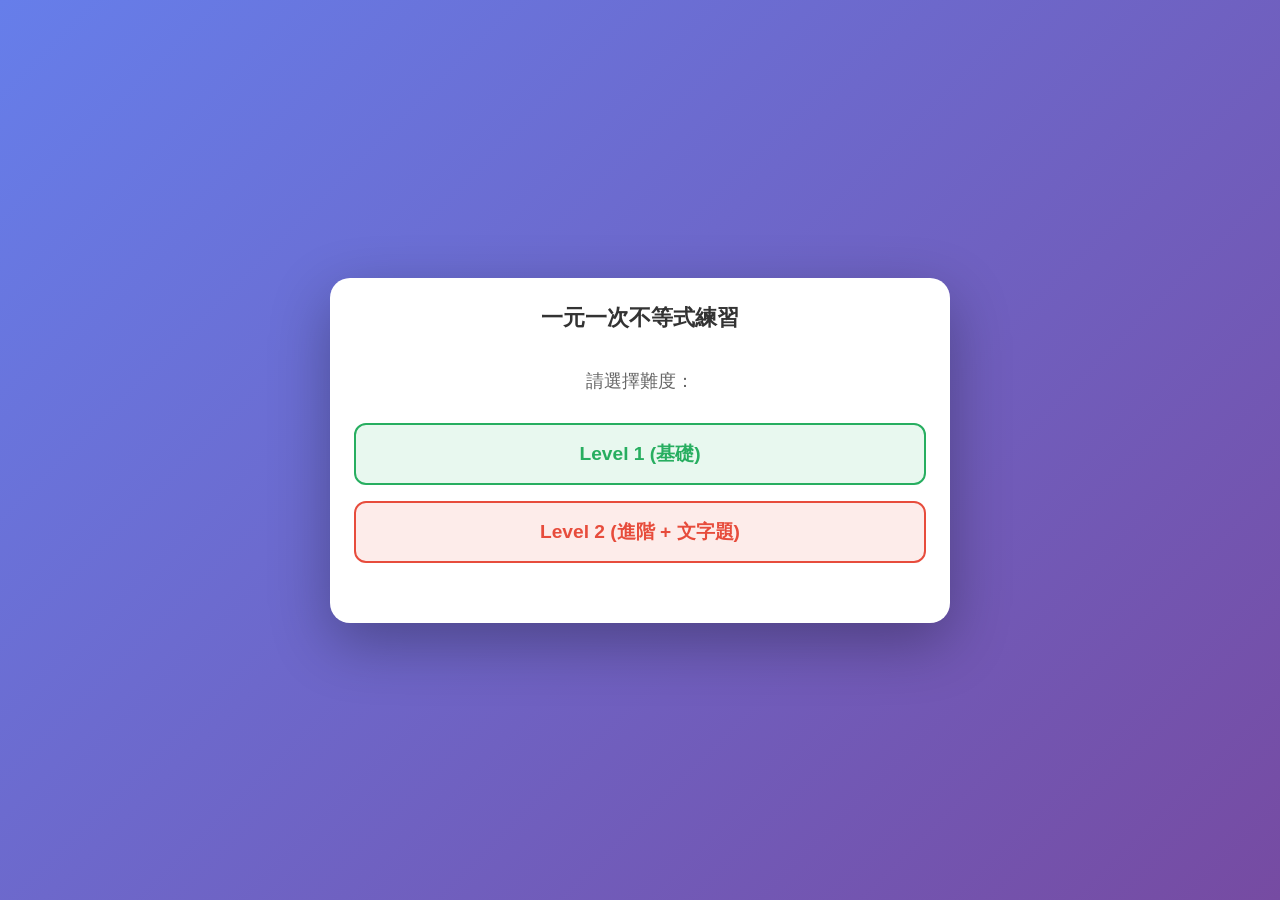
<file: games/261114-cbndr/index.html>
<!DOCTYPE html>
<html lang="zh-Hant">
<head>
<meta charset="UTF-8">
<meta name="viewport" content="width=device-width, initial-scale=1.0">
<title>一元一次不等式練習</title>
<style>
  * { box-sizing: border-box; margin: 0; padding: 0; }
  body {
    font-family: -apple-system, "PingFang HK", "Microsoft JhengHei", sans-serif;
    background: linear-gradient(135deg, #667eea 0%, #764ba2 100%);
    min-height: 100vh;
    display: flex;
    justify-content: center;
    align-items: center;
    padding: 16px;
  }
  .app {
    background: #fff;
    border-radius: 20px;
    box-shadow: 0 20px 60px rgba(0,0,0,0.3);
    width: 100%;
    max-width: 620px;
    padding: 24px;
  }
  h1 { font-size: 1.4rem; text-align: center; color: #333; margin-bottom: 16px; }
  
  /* 開始畫面 */
  #startScreen { text-align: center; padding: 20px 0; }
  #startScreen p { color: #666; margin-bottom: 30px; font-size: 1.1rem; }
  .level-btn {
    display: block;
    width: 100%;
    padding: 16px;
    margin-bottom: 16px;
    font-size: 1.2rem;
    font-weight: 700;
    border: none;
    border-radius: 12px;
    cursor: pointer;
    transition: transform 0.2s, box-shadow 0.2s;
  }
  .level-btn:hover { transform: translateY(-2px); box-shadow: 0 8px 20px rgba(0,0,0,0.15); }
  .level-btn.lv1 { background: #e8f8ef; color: #27ae60; border: 2px solid #27ae60; }
  .level-btn.lv2 { background: #fdecea; color: #e74c3c; border: 2px solid #e74c3c; }

  .topbar {
    display: flex;
    justify-content: space-between;
    align-items: center;
    font-size: 0.95rem;
    color: #555;
    margin-bottom: 12px;
    font-weight: 600;
  }
  .timer.warn { color: #e74c3c; }
  .progress-outer {
    height: 10px;
    background: #eee;
    border-radius: 5px;
    overflow: hidden;
    margin-bottom: 20px;
  }
  .progress-inner {
    height: 100%;
    width: 0%;
    background: linear-gradient(90deg, #667eea, #764ba2);
    transition: width 0.3s;
  }
  .question-box {
    background: #f7f8fc;
    border-radius: 12px;
    padding: 20px;
    margin-bottom: 20px;
    min-height: 140px;
    display: flex;
    flex-direction: column;
    justify-content: center;
    align-items: center;
    text-align: center;
  }
  .q-type {
    font-size: 0.8rem;
    color: #764ba2;
    font-weight: 700;
    margin-bottom: 8px;
    letter-spacing: 1px;
  }
  .q-text {
    font-size: 1.4rem;
    color: #222;
    font-weight: 600;
    line-height: 1.5;
    width: 100%;
  }
  /* 文字題專用樣式 */
  .q-text .zh { margin-bottom: 12px; font-size: 1.3rem; font-weight: 600;}
  .q-text .en { font-size: 0.95rem; color: #555; font-style: italic; border-top: 1px solid #ddd; padding-top: 10px; font-weight: normal;}
  .q-text .math { font-family: monospace; background: #eef; padding: 2px 6px; border-radius: 4px; font-size: 1.1rem; font-weight: bold;}

  .options {
    display: grid;
    grid-template-columns: 1fr 1fr;
    gap: 12px;
  }
  .option-btn {
    padding: 14px;
    font-size: 1.2rem;
    border: 2px solid #d0d4e4;
    background: #fff;
    border-radius: 12px;
    cursor: pointer;
    transition: all 0.15s;
    font-weight: 600;
    color: #333;
  }
  .option-btn:hover:not(:disabled) { border-color: #667eea; background: #f0f2ff; }
  .option-btn.correct { border-color: #27ae60; background: #e8f8ef; color: #27ae60; }
  .option-btn.wrong { border-color: #e74c3c; background: #fdecea; color: #e74c3c; }
  .option-btn:disabled { cursor: default; }
  .input-area { display: flex; flex-direction: column; gap: 12px; }
  .answer-input {
    padding: 14px;
    font-size: 1.3rem;
    border: 2px solid #d0d4e4;
    border-radius: 12px;
    text-align: center;
    font-weight: 600;
    outline: none;
    width: 100%;
  }
  .answer-input:focus { border-color: #667eea; }
  .submit-btn {
    padding: 14px;
    font-size: 1.1rem;
    background: linear-gradient(135deg, #667eea, #764ba2);
    color: #fff;
    border: none;
    border-radius: 12px;
    cursor: pointer;
    font-weight: 700;
  }
  .feedback {
    margin-top: 16px;
    padding: 14px;
    border-radius: 12px;
    font-size: 1rem;
    line-height: 1.6;
    display: none;
  }
  .feedback.show { display: block; }
  .feedback.ok { background: #e8f8ef; color: #1e7e45; }
  .feedback.no { background: #fdecea; color: #b03a2e; }
  .feedback .steps { margin-top: 8px; font-size: 0.9rem; color: #555; white-space: pre-line; }
  .next-btn {
    margin-top: 12px;
    width: 100%;
    padding: 14px;
    font-size: 1.1rem;
    background: #333;
    color: #fff;
    border: none;
    border-radius: 12px;
    cursor: pointer;
    font-weight: 700;
  }
  .hidden { display: none !important; }
  
  /* 數線圖片化設計 */
  .numberline-wrap { 
    margin: 15px 0 5px 0; 
    width: 100%; 
    max-width: 500px; 
    cursor: zoom-in;
    transition: transform 0.2s;
  }
  .numberline-wrap:hover { transform: scale(1.02); }
  .numberline-svg {
    width: 100%;
    height: auto;
    background: #fff;
    border: 1px solid #e0e0e0;
    border-radius: 8px;
    box-shadow: 0 4px 10px rgba(0,0,0,0.05);
  }

  /* 彈出放大圖片 (Lightbox) */
  #lightbox {
    position: fixed;
    top: 0; left: 0; right: 0; bottom: 0;
    background: rgba(0,0,0,0.85);
    display: none;
    justify-content: center;
    align-items: center;
    z-index: 1000;
    cursor: zoom-out;
    padding: 20px;
  }
  #lightbox.show { display: flex; }
  #lightbox svg {
    width: 100%;
    max-width: 900px;
    height: auto;
    background: #fff;
    border-radius: 12px;
    padding: 20px;
  }
  .lightbox-hint {
    position: absolute;
    bottom: 20px;
    color: #fff;
    font-size: 1rem;
    opacity: 0.7;
  }

  .result-screen { text-align: center; padding: 10px 0; }
  .result-screen h2 { color: #333; margin-bottom: 16px; font-size: 1.5rem; }
  .stat { font-size: 1.1rem; color: #555; margin: 8px 0; }
  .stat strong { color: #764ba2; font-size: 1.3rem; }
  .big-score { font-size: 3rem; font-weight: 800; color: #764ba2; margin: 10px 0; }
  .overtime { color: #e74c3c; font-weight: 700; }
  .restart-btn {
    margin-top: 20px;
    padding: 14px 40px;
    font-size: 1.1rem;
    background: linear-gradient(135deg, #667eea, #764ba2);
    color: #fff;
    border: none;
    border-radius: 12px;
    cursor: pointer;
    font-weight: 700;
  }
</style>
</head>
<body>
<div class="app">
  <h1>一元一次不等式練習</h1>

  <!-- 開始畫面 -->
  <div id="startScreen">
    <p>請選擇難度：</p>
    <button class="level-btn lv1" onclick="startGame(1)">Level 1 (基礎)</button>
    <button class="level-btn lv2" onclick="startGame(2)">Level 2 (進階 + 文字題)</button>
  </div>

  <!-- 遊戲畫面 -->
  <div id="gameScreen" class="hidden">
    <div class="topbar">
      <span id="qCounter">第 1 / 10 題</span>
      <span id="scoreDisplay">得分：0</span>
      <span id="timerDisplay" class="timer">45s</span>
    </div>
    <div class="progress-outer"><div class="progress-inner" id="progressBar"></div></div>

    <div class="question-box">
      <div class="q-type" id="qType"></div>
      <div class="q-text" id="qText"></div>
      <div id="nlContainer"></div>
    </div>

    <div id="answerArea"></div>
    <div class="feedback" id="feedback"></div>
    <button class="next-btn hidden" id="nextBtn">下一題 ➜</button>
  </div>

  <!-- 結果畫面 -->
  <div id="resultScreen" class="result-screen hidden">
    <h2>練習完成！</h2>
    <div class="big-score" id="finalScore"></div>
    <div class="stat" id="finalCorrect"></div>
    <div class="stat" id="finalTime"></div>
    <button class="restart-btn" onclick="showStartScreen()">返回主頁</button>
  </div>
</div>

<!-- 放大圖片用嘅 Lightbox -->
<div id="lightbox" onclick="closeLightbox()">
  <div id="lightboxContent"></div>
  <div class="lightbox-hint">點擊任意位置關閉</div>
</div>

<script>
/* ============ 工具函數 ============ */
function randInt(min, max) { return Math.floor(Math.random() * (max - min + 1)) + min; }
function pick(arr) { return arr[randInt(0, arr.length - 1)]; }
function shuffle(arr) {
  const a = arr.slice();
  for (let i = a.length - 1; i > 0; i--) {
    const j = Math.floor(Math.random() * (i + 1));
    [a[i], a[j]] = [a[j], a[i]];
  }
  return a;
}
function fmt(sign, val) { return "x " + sign + " " + val; }
function normalizeAnswer(str) {
  let s = str.replace(/\s+/g, "").toLowerCase();
  s = s.replace(/≤/g, "<=").replace(/≥/g, ">=");
  let m = s.match(/^(-?\d+(?:\/\d+)?)(<=|>=|<|>)(x)$/);
  if (m) {
    const val = m[1]; let op = m[2];
    const flip = { "<": ">", ">": "<", "<=": ">=", ">=": "<=" };
    s = "x" + flip[op] + val;
  }
  return s;
}

/* ============ 選擇題選項生成器 ============ */
function makeOptions(sign, val) {
  const correct = fmt(sign, val);
  const opts = new Set([correct]);
  const signs = [">", "<", ">=", "<="];
  const flip = { ">": "<", "<": ">", ">=": "<=", "<=": ">=" };
  opts.add(fmt(flip[sign], val));
  let off = randInt(1, 3) * (Math.random() < 0.5 ? 1 : -1);
  if (off === 0) off = 1;
  opts.add(fmt(sign, val + off));
  let off2 = randInt(1, 3) * (Math.random() < 0.5 ? 1 : -1);
  if (off2 === 0) off2 = 2;
  opts.add(fmt(flip[sign], val + off2));
  
  let guard = 0;
  while (opts.size < 4 && guard < 50) {
    const s = pick(signs);
    const v = val + randInt(-4, 4);
    if (v !== val || s !== sign) opts.add(fmt(s, v));
    guard++;
  }
  return shuffle(Array.from(opts));
}

/* ============ Level 1 題目生成器 ============ */
function lv1Basic() {
  const a = randInt(2, 5), x = randInt(-5, 6), b = randInt(-9, 9);
  const c = a * x + b, op = pick([">", "<", ">=", "<="]);
  const answer = fmt(op, x);
  const text = `${a}x ${b >= 0 ? "+ " + b : "- " + Math.abs(b)} ${op} ${c}`;
  const steps = `移項：${a}x ${op} ${c} ${b >= 0 ? "- " + b : "+ " + Math.abs(b)}\n${a}x ${op} ${c - b}\n兩邊除以 ${a}（正數，不變號）：x ${op} ${x}`;
  return { type: "選擇題", text, answer, steps, options: makeOptions(op, x) };
}

function lv1Negative() {
  const a = randInt(2, 5), x = randInt(-5, 6), b = -a * x;
  const op = pick([">", "<", ">=", "<="]);
  const flip = { ">": "<", "<": ">", ">=": "<=", "<=": ">=" };
  const ansSign = flip[op], answer = fmt(ansSign, x);
  const text = `-${a}x ${op} ${b}`;
  const steps = `兩邊除以 -${a}（負數，不等號方向要改變）：\nx ${ansSign} ${x}`;
  return { type: "選擇題", text, answer, steps, options: makeOptions(ansSign, x) };
}

function lv1Bracket() {
  const a = randInt(2, 4), b = randInt(-5, 5), x = randInt(-4, 5);
  const c = a * (x + b), op = pick([">", "<", ">=", "<="]);
  const answer = fmt(op, x);
  const text = `${a}(x ${b >= 0 ? "+ " + b : "- " + Math.abs(b)}) ${op} ${c}`;
  const steps = `展開：${a}x ${a * b >= 0 ? "+ " + a * b : "- " + Math.abs(a * b)} ${op} ${c}\n移項：${a}x ${op} ${c - a * b}\n除以 ${a}：x ${op} ${x}`;
  return { type: "選擇題", text, answer, steps, options: makeOptions(op, x) };
}

function lv1Fraction() {
  const a = randInt(2, 4), x = a * randInt(-3, 4), b = randInt(-6, 6);
  const c = x / a + b, op = pick([">", "<", ">=", "<="]);
  const answer = fmt(op, x);
  const text = `x/${a} ${b >= 0 ? "+ " + b : "- " + Math.abs(b)} ${op} ${c}`;
  const steps = `移項：x/${a} ${op} ${c - b}\n兩邊乘以 ${a}（正數，不變號）：x ${op} ${x}`;
  return { type: "選擇題", text, answer, steps, options: makeOptions(op, x) };
}

function lv1Fill() {
  const q = pick([lv1Basic, lv1Negative, lv1Bracket, lv1Fraction])();
  return { type: "填空題", text: q.text, answer: q.answer, steps: q.steps, isFill: true };
}

function lv1NumberLine() {
  const val = randInt(-5, 5), sign = pick([">", "<", ">=", "<="]);
  const answer = fmt(sign, val);
  return {
    type: "數線題",
    text: "下列哪一個不等式的解集對應圖中的數線？<br><span style='font-size:0.8rem;color:#888'>Which inequality matches the number line?</span>",
    answer, steps: `數線顯示 x ${sign} ${val}`,
    options: makeOptions(sign, val), numberline: { sign, val }
  };
}

/* ============ Level 2 題目生成器 ============ */
// 兩邊都有未知數： ax + b > cx + d
function lv2BothSides() {
  const a = randInt(3, 7), c = randInt(1, a - 1); 
  const x = randInt(-5, 6), d = randInt(-8, 8);
  const b = (c - a) * x + d; 
  const op = pick([">", "<", ">=", "<="]);
  const answer = fmt(op, x);
  
  const formatPart = (coeff) => {
    if (coeff === 1) return "x";
    if (coeff === -1) return "-x";
    return coeff + "x";
  };

  const leftStr = `${formatPart(a)} ${b >= 0 ? "+ " + b : "- " + Math.abs(b)}`;
  const rightStr = `${formatPart(c)} ${d >= 0 ? "+ " + d : "- " + Math.abs(d)}`;
  const text = `${leftStr} ${op} ${rightStr}`;

  const steps = `移項（將 x 移到左邊，常數移到右邊）：\n${a}x - ${c}x ${op} ${d} ${b >= 0 ? "- " + b : "+ " + Math.abs(b)}\n${a-c}x ${op} ${d - b}\n兩邊除以 ${a-c}（正數，不變號）：x ${op} ${x}`;
  return { type: "選擇題", text, answer, steps, options: makeOptions(op, x) };
}

// 複雜括號及負號： -a(x+b) < c
function lv2ComplexBracket() {
  const a = randInt(2, 4), b = randInt(-5, 5), x = randInt(-4, 5);
  const c = -a * (x + b);
  const op = pick([">", "<", ">=", "<="]);
  const flip = { ">": "<", "<": ">", ">=": "<=", "<=": ">=" };
  const ansSign = flip[op];
  const answer = fmt(ansSign, x);
  const text = `-${a}(x ${b >= 0 ? "+ " + b : "- " + Math.abs(b)}) ${op} ${c}`;
  const steps = `展開：-${a}x ${-a*b >= 0 ? "+ " + (-a*b) : "- " + Math.abs(-a*b)} ${op} ${c}\n移項：-${a}x ${op} ${c + a*b}\n兩邊除以 -${a}（負數，變號）：x ${ansSign} ${x}`;
  return { type: "選擇題", text, answer, steps, options: makeOptions(ansSign, x) };
}

// 中英對照文字題
function lv2WordProblem() {
  const scenarios = [
    () => {
      const start = randInt(50, 150), num = randInt(2, 5), remain = randInt(10, 30);
      const limit = Math.floor((start - remain) / num);
      const actualRemain = start - num * limit;
      const answer = fmt("<", limit);
      const textHTML = `
        <div class="zh">小明有 $${start} 元，他買了 ${num} 本相同的書，還剩下超過 $${actualRemain} 元。設每本書售價為 x 元，求 x 的範圍。</div>
        <div class="en">Ming has $${start}. He buys ${num} identical books and has more than $${actualRemain} left. Let the price of each book be $x. Find the range of x.</div>
      `;
      const steps = `根據題意：${start} - ${num}x > ${actualRemain}\n移項：-${num}x > ${actualRemain - start}\n兩邊除以 -${num}（變號）：x < ${limit}`;
      return { type: "文字題", text: textHTML, answer, steps, options: makeOptions("<", limit) };
    },
    () => {
      const num = randInt(3, 6), peri = num * 4 + randInt(10, 20); 
      const limit = peri / 2 - num;
      const answer = fmt(">=", limit);
      const textHTML = `
        <div class="zh">一個長方形的長度是 ${num} cm，闊度是 x cm。若周界最少是 ${peri} cm，求 x 的範圍。</div>
        <div class="en">The length of a rectangle is ${num} cm and its width is x cm. If the perimeter is at least ${peri} cm, find the range of x.</div>
      `;
      const steps = `周界 = 2(長 + 闊) ≥ ${peri}\n2(${num} + x) ≥ ${peri}\n${num*2} + 2x ≥ ${peri}\n2x ≥ ${peri - num*2}\nx ≥ ${limit}`;
      return { type: "文字題", text: textHTML, answer, steps, options: makeOptions(">=", limit) };
    },
    () => {
      const price = randInt(5, 12), bag = randInt(40, 80), budget = price * 4 + bag + randInt(0, 10);
      const limit = Math.floor((budget - bag) / price); 
      const answer = fmt("<=", limit);
      const textHTML = `
        <div class="zh">陳老師買了 ${limit + 1} 枝筆，每枝售價為 x 元，另外買了一個 $${bag} 元的書包。若總花費不超過 $${budget} 元，求 x 的範圍。</div>
        <div class="en">Mr. Chan buys ${limit + 1} pens costing $x each and a bag for $${bag}. If the total cost is at most $${budget}, find the range of x.</div>
      `;
      const steps = `根據題意：${limit+1}x + ${bag} ≤ ${budget}\n移項：${limit+1}x ≤ ${budget - bag}\n兩邊除以 ${limit+1}：x ≤ ${limit}`;
      return { type: "文字題", text: textHTML, answer, steps, options: makeOptions("<=", limit) };
    }
  ];
  return pick(scenarios)();
}

function lv2Fill() {
  const q = pick([lv2BothSides, lv2ComplexBracket])();
  return { type: "填空題", text: q.text, answer: q.answer, steps: q.steps, isFill: true };
}

function lv2NumberLine() {
  const val = randInt(-6, 6), sign = pick([">", "<", ">=", "<="]);
  const answer = fmt(sign, val);
  return {
    type: "數線題",
    text: "下列哪一個不等式的解集對應圖中的數線？<br><span style='font-size:0.8rem;color:#888'>Which inequality matches the number line?</span>",
    answer, steps: `數線顯示 x ${sign} ${val}`,
    options: makeOptions(sign, val), numberline: { sign, val }
  };
}

/* ============ SVG 數線圖片生成器 ============ */
function getNumberLineSVG(sign, val) {
  const min = -7, max = 7; // 擴大範圍
  const total = max - min;
  const width = 600, height = 100;
  const marginX = 30;
  const axisY = 50;
  const axisLength = width - marginX * 2;

  const getX = (v) => marginX + ((v - min) / total) * axisLength;
  const vX = getX(val);

  let svg = `<svg viewBox="0 0 ${width} ${height}" xmlns="http://www.w3.org/2000/svg" class="numberline-svg">`;
  svg += `<rect width="100%" height="100%" fill="#ffffff" />`;
  svg += `<line x1="${marginX}" y1="${axisY}" x2="${width-marginX}" y2="${axisY}" stroke="#333" stroke-width="3" stroke-linecap="round"/>`;

  if (sign === ">" || sign === ">=") {
    svg += `<line x1="${vX}" y1="${axisY}" x2="${width-marginX}" y2="${axisY}" stroke="#764ba2" stroke-width="8" stroke-opacity="0.6" stroke-linecap="round"/>`;
  } else {
    svg += `<line x1="${marginX}" y1="${axisY}" x2="${vX}" y2="${axisY}" stroke="#764ba2" stroke-width="8" stroke-opacity="0.6" stroke-linecap="round"/>`;
  }

  for (let i = min; i <= max; i++) {
    const x = getX(i);
    svg += `<line x1="${x}" y1="${axisY-6}" x2="${x}" y2="${axisY+6}" stroke="#555" stroke-width="2"/>`;
    if (i % 2 === 0) {
      svg += `<text x="${x}" y="${axisY+25}" font-size="16" font-weight="bold" fill="#333" text-anchor="middle" font-family="sans-serif">${i}</text>`;
    }
  }

  const filled = sign === ">=" || sign === "<=";
  if (filled) {
    svg += `<circle cx="${vX}" cy="${axisY}" r="10" fill="#764ba2" stroke="#764ba2" stroke-width="3" />`;
  } else {
    svg += `<circle cx="${vX}" cy="${axisY}" r="10" fill="#ffffff" stroke="#764ba2" stroke-width="3" />`;
  }

  svg += `</svg>`;
  return svg;
}

function showLightbox(sign, val) {
  document.getElementById("lightboxContent").innerHTML = getNumberLineSVG(sign, val);
  document.getElementById("lightbox").classList.add("show");
}
function closeLightbox() {
  document.getElementById("lightbox").classList.remove("show");
}

/* ============ 遊戲狀態與流程 ============ */
const TOTAL_Q = 10;
const TIME_LIMIT = 45;
let state = {};

function showStartScreen() {
  document.getElementById("startScreen").classList.remove("hidden");
  document.getElementById("gameScreen").classList.add("hidden");
  document.getElementById("resultScreen").classList.add("hidden");
}

function startGame(level) {
  const currentLevel = level || 1;
  state = {
    level: currentLevel,
    qIndex: 0, score: 0, correctCount: 0, answered: false,
    questions: generateQuestions(TOTAL_Q, currentLevel),
    qStartTime: 0, totalTimeSpent: 0 
  };
  document.getElementById("startScreen").classList.add("hidden");
  document.getElementById("resultScreen").classList.add("hidden");
  document.getElementById("gameScreen").classList.remove("hidden");
  loadQuestion();
}

function generateQuestions(n, level) {
  const lv1Gens = [lv1Basic, lv1Negative, lv1Bracket, lv1Fraction, lv1Fill, lv1NumberLine];
  const lv2Gens = [lv2BothSides, lv2ComplexBracket, lv2WordProblem, lv2Fill, lv2NumberLine];
  
  const gens = level === 2 ? lv2Gens : lv1Gens;
  const qs = [];
  const bag = shuffle(gens);
  for (let i = 0; i < n; i++) {
    let g;
    if (i < bag.length) g = bag[i];
    else g = pick(gens);
    qs.push(g());
  }
  return qs;
}

let timerId = null;
function startQuestionTimer() {
  stopTimer();
  state.qStartTime = Date.now();
  const timerEl = document.getElementById("timerDisplay");
  timerEl.classList.remove("warn");

  function update() {
    let elapsed = Math.floor((Date.now() - state.qStartTime) / 1000);
    let remain = TIME_LIMIT - elapsed;
    if (remain <= 0) {
      timerEl.textContent = `超時 ${Math.abs(remain)}s`;
      timerEl.classList.add("warn");
    } else {
      timerEl.textContent = `${remain}s`;
    }
  }
  update();
  timerId = setInterval(update, 200);
}

function stopTimer() {
  if (timerId) clearInterval(timerId);
}

function loadQuestion() {
  const q = state.questions[state.qIndex];
  state.answered = false;
  document.getElementById("feedback").className = "feedback";
  document.getElementById("feedback").innerHTML = "";
  document.getElementById("nextBtn").classList.add("hidden");
  document.getElementById("nlContainer").innerHTML = "";

  document.getElementById("qCounter").textContent = `第 ${state.qIndex + 1} / ${TOTAL_Q} 題`;
  document.getElementById("scoreDisplay").textContent = `得分：${state.score}`;
  document.getElementById("progressBar").style.width = ((state.qIndex) / TOTAL_Q * 100) + "%";
  document.getElementById("qType").textContent = q.type;
  document.getElementById("qText").innerHTML = q.text; // 使用 innerHTML 以支援中英對照排版

  // 渲染數線圖片
  if (q.numberline) {
    const container = document.getElementById("nlContainer");
    const wrap = document.createElement("div");
    wrap.className = "numberline-wrap";
    wrap.innerHTML = getNumberLineSVG(q.numberline.sign, q.numberline.val);
    wrap.onclick = () => showLightbox(q.numberline.sign, q.numberline.val);
    container.appendChild(wrap);
  }

  const area = document.getElementById("answerArea");
  area.innerHTML = "";

  if (q.isFill) {
    const wrap = document.createElement("div");
    wrap.className = "input-area";
    const input = document.createElement("input");
    input.type = "text";
    input.className = "answer-input";
    input.placeholder = "例如：x > 3";
    input.autocomplete = "off";
    input.id = "fillInput";
    const btn = document.createElement("button");
    btn.className = "submit-btn";
    btn.textContent = "提交答案";
    btn.onclick = () => checkFill(q, input.value);
    input.addEventListener("keydown", e => { if (e.key === "Enter") checkFill(q, input.value); });
    wrap.appendChild(input);
    wrap.appendChild(btn);
    area.appendChild(wrap);
    setTimeout(() => input.focus(), 100);
  } else {
    const grid = document.createElement("div");
    grid.className = "options";
    q.options.forEach(opt => {
      const b = document.createElement("button");
      b.className = "option-btn";
      b.textContent = opt;
      b.onclick = () => checkChoice(q, opt, b, grid);
      grid.appendChild(b);
    });
    area.appendChild(grid);
  }
  
  startQuestionTimer();
}

function checkChoice(q, chosen, btn, grid) {
  if (state.answered) return;
  state.answered = true;
  stopTimer();
  
  const timeTaken = Math.round((Date.now() - state.qStartTime) / 1000);
  state.totalTimeSpent += timeTaken;

  const isCorrect = chosen === q.answer;
  grid.querySelectorAll("button").forEach(b => {
    b.disabled = true;
    if (b.textContent === q.answer) b.classList.add("correct");
  });
  if (!isCorrect) btn.classList.add("wrong");
  finishAnswer(isCorrect, q, timeTaken);
}

function checkFill(q, raw) {
  if (state.answered) return;
  const user = normalizeAnswer(raw);
  const isCorrect = user === normalizeAnswer(q.answer);
  state.answered = true;
  stopTimer();
  
  const timeTaken = Math.round((Date.now() - state.qStartTime) / 1000);
  state.totalTimeSpent += timeTaken;

  document.querySelectorAll(".answer-input, .submit-btn").forEach(el => el.disabled = true);
  finishAnswer(isCorrect, q, timeTaken, raw);
}

function finishAnswer(isCorrect, q, timeTaken, raw) {
  const fb = document.getElementById("feedback");
  if (isCorrect) {
    state.score += 10;
    state.correctCount++;
    fb.className = "feedback show ok";
    fb.innerHTML = `✅ 答對了！(用時 ${timeTaken} 秒)<div class="steps">${q.steps}</div>`;
  } else {
    fb.className = "feedback show no";
    let extra = "";
    if (raw !== undefined) extra = `<br>你的答案：${raw || "（空白）"}`;
    fb.innerHTML = `❌ 答錯了。(用時 ${timeTaken} 秒)<br>正確答案：<strong>${q.answer}</strong>${extra}<div class="steps">${q.steps}</div>`;
  }
  document.getElementById("scoreDisplay").textContent = `得分：${state.score}`;
  const nb = document.getElementById("nextBtn");
  nb.classList.remove("hidden");
  nb.textContent = (state.qIndex === TOTAL_Q - 1) ? "查看結果 ➜" : "下一題 ➜";
  nb.onclick = nextQuestion;
}

function nextQuestion() {
  state.qIndex++;
  if (state.qIndex >= TOTAL_Q) {
    endGame();
  } else {
    loadQuestion();
  }
}

function endGame() {
  stopTimer();
  document.getElementById("gameScreen").classList.add("hidden");
  const rs = document.getElementById("resultScreen");
  rs.classList.remove("hidden");
  
  document.getElementById("finalScore").textContent = state.score + " 分";
  document.getElementById("finalCorrect").innerHTML = `答對：<strong>${state.correctCount}</strong> / ${TOTAL_Q} 題`;
  
  const m = String(Math.floor(state.totalTimeSpent / 60)).padStart(2, "0");
  const s = String(state.totalTimeSpent % 60).padStart(2, "0");
  
  let timeStr = `總答題所用時間：<strong>${m}:${s}</strong>`;
  if (state.totalTimeSpent > TOTAL_Q * TIME_LIMIT) {
    timeStr += ` <span class="overtime">（有題目超時）</span>`;
  }
  document.getElementById("finalTime").innerHTML = timeStr;
}

// 初始化顯示開始畫面
showStartScreen();
</script>
</body>
</html>
</file>
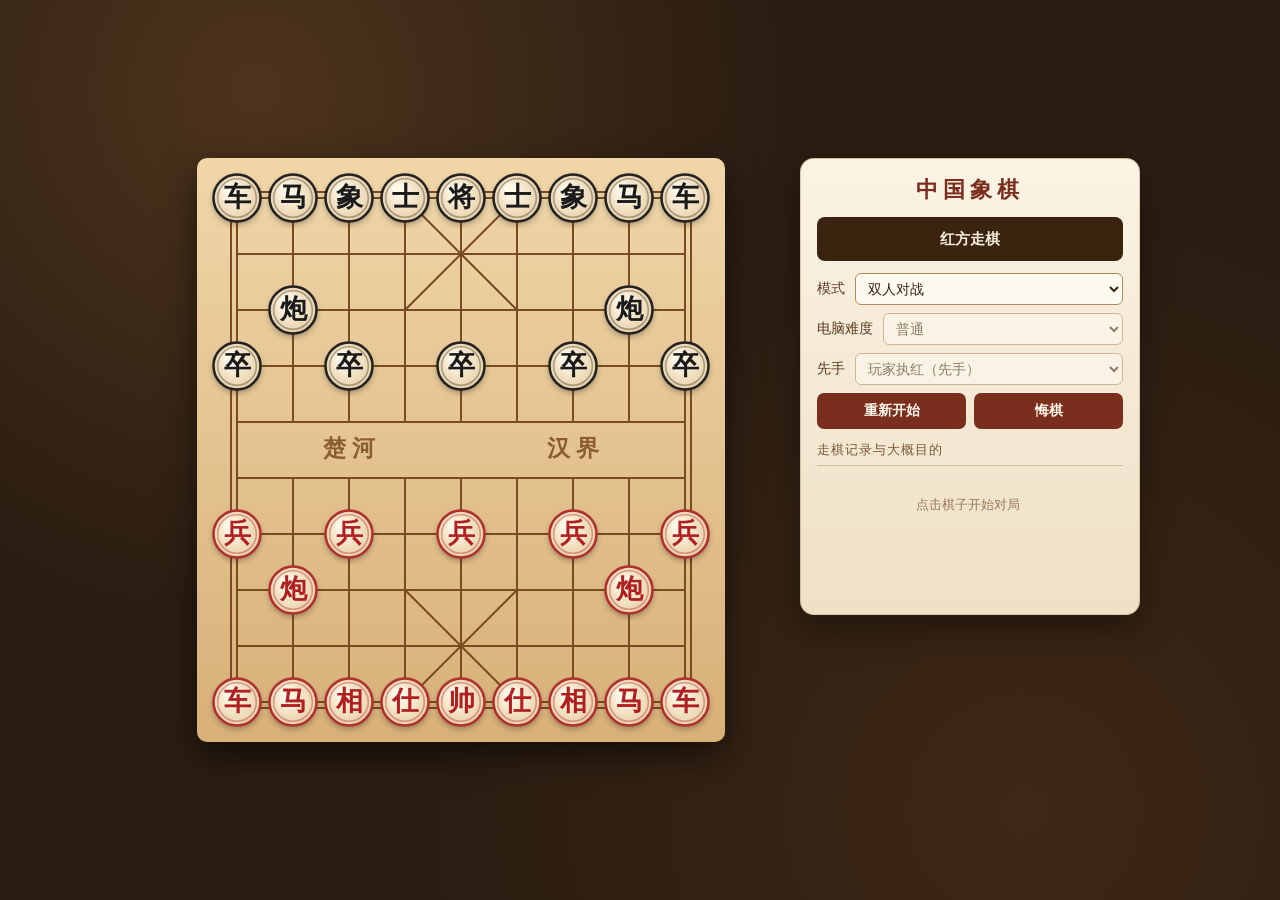
<file: games/261114-zzh45/index.html>
<!DOCTYPE html>
<html lang="zh-CN">
<head>
<meta charset="UTF-8">
<meta name="viewport" content="width=device-width, initial-scale=1.0">
<title>中国象棋 · 双人/人机</title>
<style>
  :root {
    --ink: #3a2410;
    --paper: #f7ecd8;
    --accent: #7a2e1e;
    --line: rgba(122, 75, 34, .25);
  }
  * { box-sizing: border-box; }
  body {
    margin: 0;
    min-height: 100vh;
    display: flex;
    align-items: center;
    justify-content: center;
    padding: 16px;
    background:
      radial-gradient(circle at 20% 10%, rgba(180, 120, 60, .25), transparent 40%),
      radial-gradient(circle at 80% 90%, rgba(120, 70, 30, .25), transparent 45%),
      #2b1d12;
    color: var(--ink);
    font-family: "Microsoft YaHei", "PingFang SC", "Noto Sans SC", sans-serif;
  }
  .app {
    display: flex;
    gap: 18px;
    align-items: flex-start;
    max-width: 1000px;
    width: 100%;
  }
  .board-wrap {
    flex: 1;
    display: flex;
    justify-content: center;
    min-width: 0;
  }
  .canvas-box {
    position: relative;
    width: 100%;
    max-width: 528px;
  }
  canvas {
    width: 100%;
    height: auto;
    display: block;
    border-radius: 10px;
    box-shadow: 0 14px 34px rgba(0, 0, 0, .55);
    touch-action: manipulation;
    cursor: pointer;
  }
  .panel {
    width: 340px;
    max-height: calc(100vh - 32px);
    display: flex;
    flex-direction: column;
    gap: 12px;
    padding: 16px;
    border-radius: 14px;
    border: 1px solid var(--line);
    background: linear-gradient(180deg, #fbf3e4, #efe0c6);
    box-shadow: 0 14px 34px rgba(0, 0, 0, .38);
  }
  h1 {
    margin: 0;
    text-align: center;
    color: #7a2e1e;
    font-family: KaiTi, STKaiti, serif;
    font-size: 22px;
    letter-spacing: 5px;
  }
  .status {
    min-height: 44px;
    display: flex;
    align-items: center;
    justify-content: center;
    padding: 10px 12px;
    border-radius: 8px;
    background: #3a2410;
    color: #f7ecd8;
    font-size: 15px;
    font-weight: 700;
    text-align: center;
    transition: background .2s;
  }
  .status.alert { background: #8a2a1e; }
  .controls {
    display: flex;
    flex-direction: column;
    gap: 8px;
  }
  label {
    display: flex;
    align-items: center;
    justify-content: space-between;
    gap: 10px;
    font-size: 14px;
    color: #5a3a1e;
  }
  select {
    flex: 1;
    min-width: 0;
    padding: 6px 8px;
    border: 1px solid #b08a5a;
    border-radius: 6px;
    background: #fffaf0;
    color: #3a2410;
    font-size: 14px;
  }
  select:disabled { opacity: .55; }
  .btns { display: flex; gap: 8px; }
  button {
    flex: 1;
    padding: 9px 10px;
    border: none;
    border-radius: 7px;
    background: #7a2e1e;
    color: #fff8ec;
    font-size: 14px;
    font-weight: 700;
    cursor: pointer;
    transition: background .15s, transform .1s;
  }
  button:hover { background: #9a3a28; }
  button:active { transform: translateY(1px); }
  .records-title {
    padding-bottom: 6px;
    border-bottom: 1px solid var(--line);
    color: #7a5a3a;
    font-size: 13px;
    letter-spacing: 1px;
  }
  .records {
    flex: 1;
    min-height: 120px;
    max-height: 340px;
    display: flex;
    flex-direction: column;
    gap: 6px;
    overflow-y: auto;
    padding-right: 4px;
  }
  .record {
    padding: 6px 8px;
    border: 1px solid rgba(122, 75, 34, .15);
    border-radius: 7px;
    background: rgba(255, 250, 240, .72);
    font-size: 13px;
    line-height: 1.5;
  }
  .record .badge {
    display: inline-block;
    margin-right: 6px;
    padding: 1px 6px;
    border-radius: 4px;
    color: #fff;
    font-size: 12px;
  }
  .badge.red { background: #b03030; }
  .badge.black { background: #333; }
  .record .notation {
    margin-right: 6px;
    color: #3a2410;
    font-weight: 700;
  }
  .record .purpose { color: #6a4a2a; }
  .empty {
    padding: 18px 8px;
    color: #9a7a5a;
    font-size: 13px;
    text-align: center;
  }
  .overlay {
    position: absolute;
    inset: 0;
    display: flex;
    align-items: center;
    justify-content: center;
    border-radius: 10px;
    background: rgba(30, 18, 8, .55);
    pointer-events: none;
    opacity: 1;
    transition: opacity .25s;
  }
  .overlay.hidden { opacity: 0; }
  .overlay-text {
    padding: 18px 28px;
    border-radius: 12px;
    background: rgba(255, 248, 232, .96);
    box-shadow: 0 8px 24px rgba(0, 0, 0, .4);
    color: #7a2e1e;
    font-family: KaiTi, STKaiti, serif;
    font-size: 22px;
    font-weight: 700;
    line-height: 1.5;
    text-align: center;
  }
  @media (max-width: 860px) {
    body { align-items: flex-start; }
    .app { flex-direction: column; align-items: center; }
    .panel { width: 100%; max-width: 528px; max-height: none; }
    .records { max-height: 220px; }
  }
</style>
</head>
<body>
<div class="app">
  <div class="board-wrap">
    <div class="canvas-box">
      <canvas id="board" width="528" height="584"></canvas>
      <div id="overlay" class="overlay hidden"><div class="overlay-text"></div></div>
    </div>
  </div>

  <aside class="panel">
    <h1>中国象棋</h1>
    <div id="status" class="status">红方走棋</div>

    <div class="controls">
      <label>模式
        <select id="mode">
          <option value="pvp" selected>双人对战</option>
          <option value="pve">人机对战</option>
        </select>
      </label>
      <label>电脑难度
        <select id="level" disabled>
          <option value="easy">简单</option>
          <option value="normal" selected>普通</option>
          <option value="hard">较强</option>
        </select>
      </label>
      <label>先手
        <select id="first" disabled>
          <option value="r" selected>玩家执红（先手）</option>
          <option value="b">玩家执黑（后手）</option>
        </select>
      </label>
      <div class="btns">
        <button id="restart">重新开始</button>
        <button id="undo">悔棋</button>
      </div>
    </div>

    <div class="records-title">走棋记录与大概目的</div>
    <div id="records" class="records"></div>
  </aside>
</div>

<script>
/* ================= 基础数据 ================= */
const ROWS = 10;
const COLS = 9;
const MARGIN = 40;
const CELL = 56;

const CN = ['一', '二', '三', '四', '五', '六', '七', '八', '九'];
const NAMES = {
  r: { K: '帅', A: '仕', B: '相', N: '马', R: '车', C: '炮', P: '兵' },
  b: { K: '将', A: '士', B: '象', N: '马', R: '车', C: '炮', P: '卒' }
};
const PIECE_VALUE = { K: 10000, R: 900, N: 400, C: 450, B: 200, A: 200, P: 100 };
const DIRS = [[1, 0], [-1, 0], [0, 1], [0, -1]];

const canvas = document.getElementById('board');
const ctx = canvas.getContext('2d');
const statusEl = document.getElementById('status');
const recordsEl = document.getElementById('records');
const overlayEl = document.getElementById('overlay');
const modeSel = document.getElementById('mode');
const levelSel = document.getElementById('level');
const firstSel = document.getElementById('first');
const restartBtn = document.getElementById('restart');
const undoBtn = document.getElementById('undo');

/* ================= 游戏状态 ================= */
let board = [];
let turn = 'r';
let mode = 'pvp';
let aiLevel = 'normal';
let playerSide = 'r';
let aiSide = 'b';
let selected = null;
let legalCache = [];
let lastMove = null;
let records = [];
let snapshots = [];
let gameOver = false;
let thinking = false;
let gameId = 0;

/* ================= 工具函数 ================= */
function opposite(color) { return color === 'r' ? 'b' : 'r'; }
function inBoard(r, c) { return r >= 0 && r < ROWS && c >= 0 && c < COLS; }
function inPalace(r, c, color) {
  if (c < 3 || c > 5) return false;
  return color === 'r' ? (r >= 7 && r <= 9) : (r >= 0 && r <= 2);
}
function elephantCanReach(tr, color) {
  return color === 'r' ? tr >= 5 : tr <= 4;
}
function cloneBoard(b) {
  return b.map(row => row.map(p => p ? { ...p } : null));
}
function posToXY(r, c) {
  return [MARGIN + c * CELL, MARGIN + r * CELL];
}
function xyToPos(x, y) {
  const c = Math.round((x - MARGIN) / CELL);
  const r = Math.round((y - MARGIN) / CELL);
  if (r < 0 || r > 9 || c < 0 || c > 8) return null;
  const [px, py] = posToXY(r, c);
  if (Math.hypot(x - px, y - py) > CELL * 0.58) return null;
  return { r, c };
}

/* ================= 初始棋盘 ================= */
function initialBoard() {
  const b = Array.from({ length: ROWS }, () => Array(COLS).fill(null));
  const back = ['R', 'N', 'B', 'A', 'K', 'A', 'B', 'N', 'R'];
  for (let c = 0; c < COLS; c++) {
    b[0][c] = { t: back[c], c: 'b' };
    b[9][c] = { t: back[c], c: 'r' };
  }
  b[2][1] = { t: 'C', c: 'b' };
  b[2][7] = { t: 'C', c: 'b' };
  b[7][1] = { t: 'C', c: 'r' };
  b[7][7] = { t: 'C', c: 'r' };
  for (let c = 0; c < COLS; c += 2) {
    b[3][c] = { t: 'P', c: 'b' };
    b[6][c] = { t: 'P', c: 'r' };
  }
  return b;
}

/* ================= 走子与合法性 ================= */
function makeMove(b, m) {
  const cap = b[m.tr][m.tc];
  b[m.tr][m.tc] = b[m.fr][m.fc];
  b[m.fr][m.fc] = null;
  return cap;
}
function unmakeMove(b, m, cap) {
  b[m.fr][m.fc] = b[m.tr][m.tc];
  b[m.tr][m.tc] = cap;
}

function findKing(b, color) {
  for (let r = 0; r < ROWS; r++) {
    for (let c = 0; c < COLS; c++) {
      const p = b[r][c];
      if (p && p.c === color && p.t === 'K') return { r, c };
    }
  }
  return null;
}

/* 判断某格是否被 byColor 方攻击（只检测能攻击到将的棋子） */
function isAttacked(b, r, c, byColor) {
  // 车
  for (const [dr, dc] of DIRS) {
    let tr = r + dr, tc = c + dc;
    while (inBoard(tr, tc)) {
      const q = b[tr][tc];
      if (q) {
        if (q.c === byColor && q.t === 'R') return true;
        break;
      }
      tr += dr; tc += dc;
    }
  }
  // 炮
  for (const [dr, dc] of DIRS) {
    let tr = r + dr, tc = c + dc;
    let screen = false;
    while (inBoard(tr, tc)) {
      const q = b[tr][tc];
      if (!screen) {
        if (q) screen = true;
      } else if (q) {
        if (q.c === byColor && q.t === 'C') return true;
        break;
      }
      tr += dr; tc += dc;
    }
  }
  // 马
  const knightOffsets = [
    [-2, -1], [-2, 1], [2, -1], [2, 1],
    [-1, -2], [1, -2], [-1, 2], [1, 2]
  ];
  for (const [dr, dc] of knightOffsets) {
    const mr = r + dr, mc = c + dc;
    if (!inBoard(mr, mc)) continue;
    const q = b[mr][mc];
    if (!q || q.c !== byColor || q.t !== 'N') continue;
    let legR, legC;
    if (Math.abs(dr) === 2) {
      legR = mr - Math.sign(dr);
      legC = mc;
    } else {
      legR = mr;
      legC = mc - Math.sign(dc);
    }
    if (!b[legR][legC]) return true;
  }
  // 兵/卒
  const pawnForward = byColor === 'r' ? [1, 0] : [-1, 0];
  {
    const pr = r + pawnForward[0], pc = c + pawnForward[1];
    if (inBoard(pr, pc)) {
      const q = b[pr][pc];
      if (q && q.c === byColor && q.t === 'P') return true;
    }
  }
  for (const dc of [-1, 1]) {
    const pr = r, pc = c + dc;
    if (!inBoard(pr, pc)) continue;
    const q = b[pr][pc];
    if (q && q.c === byColor && q.t === 'P') {
      const crossed = byColor === 'r' ? pr <= 4 : pr >= 5;
      if (crossed) return true;
    }
  }
  // 将/帅（含飞将）
  for (const [dr, dc] of DIRS) {
    const kr = r + dr, kc = c + dc;
    if (inBoard(kr, kc)) {
      const q = b[kr][kc];
      if (q && q.c === byColor && q.t === 'K') return true;
    }
  }
  for (const dr of [-1, 1]) {
    let tr = r + dr;
    while (inBoard(tr, c)) {
      const q = b[tr][c];
      if (q) {
        if (q.c === byColor && q.t === 'K') return true;
        break;
      }
      tr += dr;
    }
  }
  return false;
}

function isKingSafe(b, color) {
  const k = findKing(b, color);
  if (!k) return false;
  return !isAttacked(b, k.r, k.c, opposite(color));
}
function isInCheck(b, color) {
  return !isKingSafe(b, color);
}

function genPseudoMoves(b, r, c) {
  const p = b[r][c];
  if (!p) return [];
  const color = p.c;
  const moves = [];

  if (p.t === 'R') {
    for (const [dr, dc] of DIRS) {
      let tr = r + dr, tc = c + dc;
      while (inBoard(tr, tc)) {
        const q = b[tr][tc];
        if (q) {
          if (q.c !== color) moves.push({ fr: r, fc: c, tr, tc });
          break;
        }
        moves.push({ fr: r, fc: c, tr, tc });
        tr += dr; tc += dc;
      }
    }
  } else if (p.t === 'C') {
    for (const [dr, dc] of DIRS) {
      let tr = r + dr, tc = c + dc;
      let jumped = false;
      while (inBoard(tr, tc)) {
        const q = b[tr][tc];
        if (!jumped) {
          if (!q) moves.push({ fr: r, fc: c, tr, tc });
          else jumped = true;
        } else if (q) {
          if (q.c !== color) moves.push({ fr: r, fc: c, tr, tc });
          break;
        }
        tr += dr; tc += dc;
      }
    }
  } else if (p.t === 'N') {
    const jumps = [
      [-2, -1, -1, 0], [-2, 1, -1, 0], [2, -1, 1, 0], [2, 1, 1, 0],
      [-1, -2, 0, -1], [1, -2, 0, -1], [-1, 2, 0, 1], [1, 2, 0, 1]
    ];
    for (const [dr, dc, br, bc] of jumps) {
      const tr = r + dr, tc = c + dc;
      if (!inBoard(tr, tc)) continue;
      if (b[r + br][c + bc]) continue;
      const q = b[tr][tc];
      if (!q || q.c !== color) moves.push({ fr: r, fc: c, tr, tc });
    }
  } else if (p.t === 'B') {
    const diags = [
      [-2, -2, -1, -1], [-2, 2, -1, 1],
      [2, -2, 1, -1], [2, 2, 1, 1]
    ];
    for (const [dr, dc, br, bc] of diags) {
      const tr = r + dr, tc = c + dc;
      if (!inBoard(tr, tc)) continue;
      if (!elephantCanReach(tr, color)) continue;
      if (b[r + br][c + bc]) continue;
      const q = b[tr][tc];
      if (!q || q.c !== color) moves.push({ fr: r, fc: c, tr, tc });
    }
  } else if (p.t === 'A') {
    for (const [dr, dc] of [[1, 1], [1, -1], [-1, 1], [-1, -1]]) {
      const tr = r + dr, tc = c + dc;
      if (!inBoard(tr, tc)) continue;
      if (!inPalace(tr, tc, color)) continue;
      const q = b[tr][tc];
      if (!q || q.c !== color) moves.push({ fr: r, fc: c, tr, tc });
    }
  } else if (p.t === 'K') {
    for (const [dr, dc] of DIRS) {
      const tr = r + dr, tc = c + dc;
      if (!inBoard(tr, tc)) continue;
      if (!inPalace(tr, tc, color)) continue;
      const q = b[tr][tc];
      if (!q || q.c !== color) moves.push({ fr: r, fc: c, tr, tc });
    }
    // 飞将
    for (const dr of [-1, 1]) {
      let tr = r + dr;
      while (inBoard(tr, c)) {
        const q = b[tr][c];
        if (q) {
          if (q.t === 'K' && q.c !== color) moves.push({ fr: r, fc: c, tr, tc: c });
          break;
        }
        tr += dr;
      }
    }
  } else if (p.t === 'P') {
    const forward = color === 'r' ? -1 : 1;
    const tr = r + forward;
    if (inBoard(tr, c)) {
      const q = b[tr][c];
      if (!q || q.c !== color) moves.push({ fr: r, fc: c, tr, tc: c });
    }
    const crossed = color === 'r' ? r <= 4 : r >= 5;
    if (crossed) {
      for (const dc of [-1, 1]) {
        const tc = c + dc;
        if (!inBoard(r, tc)) continue;
        const q = b[r][tc];
        if (!q || q.c !== color) moves.push({ fr: r, fc: c, tr: r, tc });
      }
    }
  }
  return moves;
}

function legalMovesFrom(b, r, c) {
  const p = b[r][c];
  if (!p) return [];
  const color = p.c;
  const res = [];
  for (const m of genPseudoMoves(b, r, c)) {
    const cap = makeMove(b, m);
    if (isKingSafe(b, color)) res.push(m);
    unmakeMove(b, m, cap);
  }
  return res;
}

function legalMoves(b, color) {
  const res = [];
  for (let r = 0; r < ROWS; r++) {
    for (let c = 0; c < COLS; c++) {
      const p = b[r][c];
      if (!p || p.c !== color) continue;
      for (const m of genPseudoMoves(b, r, c)) {
        const cap = makeMove(b, m);
        if (isKingSafe(b, color)) res.push(m);
        unmakeMove(b, m, cap);
      }
    }
  }
  return res;
}

/* ================= 中文记谱 ================= */
function colName(color, c) {
  const n = color === 'r' ? 9 - c : c + 1;
  return CN[n - 1];
}

function moveNotation(b, m) {
  const p = b[m.fr][m.fc];
  if (!p) return '';
  const name = NAMES[p.c][p.t];

  // 同列同色同类型棋子，用“前/后”区分
  const same = [];
  for (let r = 0; r < ROWS; r++) {
    const q = b[r][m.fc];
    if (q && q.c === p.c && q.t === p.t) same.push(r);
  }
  let prefix = '';
  let startCol = colName(p.c, m.fc);
  if (same.length > 1) {
    // 红方行小者为“前”，黑方行大者为“前”
    same.sort((a, b) => p.c === 'r' ? a - b : b - a);
    const idx = same.indexOf(m.fr);
    if (same.length === 2) prefix = idx === 0 ? '前' : '后';
    else if (same.length === 3) prefix = idx === 0 ? '前' : (idx === 1 ? '中' : '后');
    else prefix = idx === 0 ? '前' : (idx === same.length - 1 ? '后' : '中');
    startCol = '';
  }

  let action, target;
  if (m.fr === m.tr) {
    action = '平';
    target = colName(p.c, m.tc);
  } else {
    const forward = p.c === 'r' ? (m.tr < m.fr) : (m.tr > m.fr);
    action = forward ? '进' : '退';
    if (p.t === 'N' || p.t === 'B' || p.t === 'A') {
      target = colName(p.c, m.tc);
    } else {
      const steps = Math.abs(m.tr - m.fr);
      target = CN[steps - 1];
    }
  }
  return `${prefix}${name}${startCol}${action}${target}`;
}

/* ================= 走棋目的描述 ================= */
function describeMove(move, color, cap, boardAfter) {
  const p = boardAfter[move.tr][move.tc];
  const opp = opposite(color);
  const parts = [];

  if (cap) {
    const capName = NAMES[cap.c][cap.t];
    if (cap.t === 'R' || cap.t === 'N' || cap.t === 'C') {
      parts.push(`吃掉对方${capName}，削弱其主力`);
    } else {
      parts.push(`吃掉对方${capName}，扩大子力优势`);
    }
  }

  if (isInCheck(boardAfter, opp)) {
    parts.push('将军，迫使对方应对');
  }

  if (p.t === 'P') {
    const crossed = color === 'r' ? move.tr <= 4 : move.tr >= 5;
    parts.push(crossed ? '兵卒过河，增强攻势' : '推进兵卒，争夺空间');
  } else if (p.t === 'R') {
    parts.push('车走要道，控制线路');
  } else if (p.t === 'C') {
    parts.push('炮位调动，准备牵制');
  } else if (p.t === 'N') {
    parts.push('马位灵活，准备进攻');
  } else if (p.t === 'A' || p.t === 'B') {
    parts.push('巩固防守');
  } else if (p.t === 'K') {
    parts.push('调整帅位，稳固防守');
  }

  if (!parts.length) parts.push('调整子力位置');
  return parts.join('；');
}

/* ================= AI ================= */
function evaluate(b, color) {
  let score = 0;
  for (let r = 0; r < ROWS; r++) {
    for (let c = 0; c < COLS; c++) {
      const p = b[r][c];
      if (!p) continue;
      let v = PIECE_VALUE[p.t];

      if (p.t === 'P') {
        const crossed = p.c === 'r' ? r <= 4 : r >= 5;
        if (crossed) v += 80;
        v += p.c === 'r' ? (9 - r) * 4 : r * 4;
      } else if (p.t === 'N' || p.t === 'C') {
        v += (4 - Math.abs(c - 4)) * 4;
      } else if (p.t === 'R') {
        v += (4 - Math.abs(c - 4)) * 2;
      }

      score += p.c === color ? v : -v;
    }
  }
  return score;
}

function scoreCapture(b, m) {
  const q = b[m.tr][m.tc];
  return q ? PIECE_VALUE[q.t] : 0;
}

function negamax(b, depth, alpha, beta, color) {
  if (depth === 0) return evaluate(b, color);

  const moves = legalMoves(b, color);
  if (moves.length === 0) {
    return isInCheck(b, color) ? (-99999 + (10 - depth)) : (-99998 + (10 - depth));
  }

  moves.sort((a, c) => scoreCapture(b, c) - scoreCapture(b, a));

  let best = -Infinity;
  for (const m of moves) {
    const cap = makeMove(b, m);
    const score = -negamax(b, depth - 1, -beta, -alpha, opposite(color));
    unmakeMove(b, m, cap);

    if (score > best) best = score;
    if (best > alpha) alpha = best;
    if (alpha >= beta) break;
  }
  return best;
}

function chooseAIMove(b, color, level) {
  let moves = legalMoves(b, color);
  if (!moves.length) return null;

  if (level === 'easy') {
    // 简单：随机为主，偶尔吃子
    if (Math.random() < 0.35) {
      let best = null, bestVal = -1;
      for (const m of moves) {
        const v = scoreCapture(b, m);
        if (v > bestVal) { bestVal = v; best = m; }
      }
      return best;
    }
    return moves[Math.floor(Math.random() * moves.length)];
  }

  const depth = level === 'normal' ? 2 : 3;
  moves.sort((a, c) => scoreCapture(b, c) - scoreCapture(b, a));

  let bestScore = -Infinity;
  let bestMoves = [];
  for (const m of moves) {
    const cap = makeMove(b, m);
    const score = -negamax(b, depth - 1, -Infinity, Infinity, opposite(color));
    unmakeMove(b, m, cap);

    if (score > bestScore) {
      bestScore = score;
      bestMoves = [m];
    } else if (score === bestScore) {
      bestMoves.push(m);
    }
  }
  return bestMoves[Math.floor(Math.random() * bestMoves.length)];
}

/* ================= 绘制 ================= */
function drawCross(r, c) {
  const [x, y] = posToXY(r, c);
  const gap = 4, len = 7;
  ctx.strokeStyle = 'rgba(122,75,34,.55)';
  ctx.lineWidth = 1.4;
  for (const sx of [-1, 1]) {
    for (const sy of [-1, 1]) {
      ctx.beginPath();
      ctx.moveTo(x + sx * gap, y + sy * gap);
      ctx.lineTo(x + sx * (gap + len), y + sy * gap);
      ctx.moveTo(x + sx * gap, y + sy * gap);
      ctx.lineTo(x + sx * gap, y + sy * (gap + len));
      ctx.stroke();
    }
  }
}

function drawPiece(r, c, p) {
  const [x, y] = posToXY(r, c);
  const rad = CELL * 0.42;

  ctx.save();
  ctx.shadowColor = 'rgba(0,0,0,.35)';
  ctx.shadowBlur = 6;
  ctx.shadowOffsetY = 3;
  ctx.beginPath();
  ctx.arc(x, y, rad, 0, Math.PI * 2);
  const grad = ctx.createRadialGradient(x - rad * 0.3, y - rad * 0.35, rad * 0.2, x, y, rad);
  grad.addColorStop(0, '#fff8e8');
  grad.addColorStop(1, '#e8d0a8');
  ctx.fillStyle = grad;
  ctx.fill();
  ctx.restore();

  ctx.beginPath();
  ctx.arc(x, y, rad, 0, Math.PI * 2);
  ctx.strokeStyle = p.c === 'r' ? '#b03030' : '#222';
  ctx.lineWidth = 2.5;
  ctx.stroke();

  ctx.beginPath();
  ctx.arc(x, y, rad * 0.82, 0, Math.PI * 2);
  ctx.strokeStyle = p.c === 'r' ? 'rgba(176,48,48,.4)' : 'rgba(34,34,34,.35)';
  ctx.lineWidth = 1.5;
  ctx.stroke();

  ctx.font = `bold ${Math.round(rad * 1.16)}px KaiTi, STKaiti, "Microsoft YaHei", serif`;
  ctx.textAlign = 'center';
  ctx.textBaseline = 'middle';
  ctx.fillStyle = p.c === 'r' ? '#b02020' : '#1a1a1a';
  ctx.fillText(NAMES[p.c][p.t], x, y + 1);
}

function drawMarker(r, c, alpha) {
  const [x, y] = posToXY(r, c);
  ctx.beginPath();
  ctx.arc(x, y, CELL * 0.46, 0, Math.PI * 2);
  ctx.fillStyle = `rgba(80,160,255,${alpha})`;
  ctx.fill();
}

function draw() {
  const W = canvas.width, H = canvas.height;

  // 背景
  const bg = ctx.createLinearGradient(0, 0, 0, H);
  bg.addColorStop(0, '#f0d6a8');
  bg.addColorStop(1, '#d8b078');
  ctx.fillStyle = bg;
  ctx.fillRect(0, 0, W, H);

  const x0 = MARGIN, y0 = MARGIN;
  const x1 = MARGIN + 8 * CELL, y1 = MARGIN + 9 * CELL;

  // 棋盘线
  ctx.strokeStyle = '#7a4b22';
  ctx.lineWidth = 2;
  ctx.strokeRect(x0 - 6, y0 - 6, x1 - x0 + 12, y1 - y0 + 12);
  ctx.strokeRect(x0, y0, x1 - x0, y1 - y0);

  for (let r = 0; r < ROWS; r++) {
    ctx.beginPath();
    ctx.moveTo(x0, y0 + r * CELL);
    ctx.lineTo(x1, y0 + r * CELL);
    ctx.stroke();
  }
  for (let c = 0; c < COLS; c++) {
    const x = x0 + c * CELL;
    if (c === 0 || c === 8) {
      ctx.beginPath();
      ctx.moveTo(x, y0);
      ctx.lineTo(x, y1);
      ctx.stroke();
    } else {
      ctx.beginPath();
      ctx.moveTo(x, y0);
      ctx.lineTo(x, y0 + 4 * CELL);
      ctx.stroke();
      ctx.beginPath();
      ctx.moveTo(x, y0 + 5 * CELL);
      ctx.lineTo(x, y1);
      ctx.stroke();
    }
  }

  // 九宫斜线
  ctx.beginPath();
  ctx.moveTo(x0 + 3 * CELL, y0);
  ctx.lineTo(x0 + 5 * CELL, y0 + 2 * CELL);
  ctx.moveTo(x0 + 5 * CELL, y0);
  ctx.lineTo(x0 + 3 * CELL, y0 + 2 * CELL);
  ctx.moveTo(x0 + 3 * CELL, y0 + 7 * CELL);
  ctx.lineTo(x0 + 5 * CELL, y0 + 9 * CELL);
  ctx.moveTo(x0 + 5 * CELL, y0 + 7 * CELL);
  ctx.lineTo(x0 + 3 * CELL, y0 + 9 * CELL);
  ctx.stroke();

  // 河界文字
  ctx.font = 'bold 23px KaiTi, STKaiti, serif';
  ctx.fillStyle = 'rgba(122,75,34,.85)';
  ctx.textAlign = 'center';
  ctx.textBaseline = 'middle';
  ctx.fillText('楚 河', x0 + 2 * CELL, y0 + 4.5 * CELL);
  ctx.fillText('汉 界', x0 + 6 * CELL, y0 + 4.5 * CELL);

  // 炮位、兵位小标记
  for (const [r, c] of [[2, 1], [2, 7], [7, 1], [7, 7]]) drawCross(r, c);
  for (let c = 0; c < COLS; c += 2) {
    drawCross(3, c);
    drawCross(6, c);
  }

  // 最后一步标记
  if (lastMove) {
    drawMarker(lastMove.fr, lastMove.fc, 0.18);
    drawMarker(lastMove.tr, lastMove.tc, 0.28);
  }

  // 可走位置（空位圆点）
  for (const m of legalCache) {
    const q = board[m.tr][m.tc];
    if (!q) {
      const [x, y] = posToXY(m.tr, m.tc);
      ctx.beginPath();
      ctx.arc(x, y, 7, 0, Math.PI * 2);
      ctx.fillStyle = 'rgba(40,140,60,.55)';
      ctx.fill();
    }
  }

  // 棋子
  for (let r = 0; r < ROWS; r++) {
    for (let c = 0; c < COLS; c++) {
      const p = board[r][c];
      if (p) drawPiece(r, c, p);
    }
  }

  // 可吃子的红圈（画在棋子上方）
  for (const m of legalCache) {
    const q = board[m.tr][m.tc];
    if (q) {
      const [x, y] = posToXY(m.tr, m.tc);
      ctx.beginPath();
      ctx.arc(x, y, CELL * 0.46, 0, Math.PI * 2);
      ctx.strokeStyle = 'rgba(220,40,40,.85)';
      ctx.lineWidth = 3;
      ctx.stroke();
    }
  }

  // 选中棋子金色环
  if (selected) {
    const [x, y] = posToXY(selected.r, selected.c);
    ctx.beginPath();
    ctx.arc(x, y, CELL * 0.46, 0, Math.PI * 2);
    ctx.strokeStyle = '#f0b400';
    ctx.lineWidth = 4;
    ctx.stroke();
  }
}

/* ================= 界面渲染 ================= */
function renderStatus(custom) {
  statusEl.className = 'status';
  if (custom) {
    statusEl.textContent = custom;
    if (/将军|绝杀|困毙/.test(custom)) statusEl.classList.add('alert');
    return;
  }
  if (gameOver) {
    statusEl.textContent = '对局结束';
    return;
  }
  let text = turn === 'r' ? '红方走棋' : '黑方走棋';
  if (mode === 'pve') text += turn === playerSide ? '（你）' : '（电脑）';
  if (isInCheck(board, turn)) {
    text += ' · 将军！';
    statusEl.classList.add('alert');
  }
  statusEl.textContent = text;
}

function renderRecords() {
  if (!records.length) {
    recordsEl.innerHTML = '<div class="empty">点击棋子开始对局</div>';
    return;
  }
  recordsEl.innerHTML = records.map(rec => {
    const side = rec.color === 'r' ? '红' : '黑';
    const cls = rec.color === 'r' ? 'red' : 'black';
    return `<div class="record">
      <span class="badge ${cls}">${side}</span>
      <span class="notation">${rec.notation}</span>
      <span class="purpose">目的：${rec.purpose}</span>
    </div>`;
  }).join('');
  recordsEl.scrollTop = recordsEl.scrollHeight;
}

function showOverlay(text) {
  overlayEl.querySelector('.overlay-text').textContent = text;
  overlayEl.classList.remove('hidden');
}
function hideOverlay() {
  overlayEl.classList.add('hidden');
}

function renderAll(customStatus) {
  draw();
  renderStatus(customStatus);
  renderRecords();
}

/* ================= 走棋流程 ================= */
function doMove(move, byAI = false) {
  if (gameOver) return;

  const color = turn;
  const notation = moveNotation(board, move);

  snapshots.push({
    board: cloneBoard(board),
    turn,
    recordsLen: records.length,
    lastMove,
    gameOver
  });

  const cap = makeMove(board, move);
  lastMove = move;
  turn = opposite(turn);
  selected = null;
  legalCache = [];

  const purpose = describeMove(move, color, cap, board);
  records.push({ color, notation, purpose, move });

  const opp = turn;
  const oppMoves = legalMoves(board, opp);
  let statusMsg = '';

  if (oppMoves.length === 0) {
    gameOver = true;
    const win = color === 'r' ? '红方' : '黑方';
    if (isInCheck(board, opp)) {
      statusMsg = `绝杀！${win}胜。此局已定（死局）。`;
      records[records.length - 1].purpose += '；绝杀！此局已定。';
    } else {
      statusMsg = `困毙！${win}胜。此局已定。`;
      records[records.length - 1].purpose += '；困毙！此局已定。';
    }
    showOverlay(statusMsg);
  } else if (isInCheck(board, opp)) {
    statusMsg = `将军！${opp === 'r' ? '红方' : '黑方'}需应将。`;
  }

  renderAll(statusMsg);

  if (!gameOver && mode === 'pve' && turn === aiSide) {
    scheduleAI(350);
  }
}

function handleClick(pos) {
  if (gameOver || thinking) return;
  if (mode === 'pve' && turn !== playerSide) return;

  const p = board[pos.r][pos.c];

  if (selected) {
    const m = legalCache.find(m => m.tr === pos.r && m.tc === pos.c);
    if (m) {
      doMove(m);
      return;
    }
  }

  if (p && p.c === turn) {
    selected = { r: pos.r, c: pos.c };
    legalCache = legalMovesFrom(board, pos.r, pos.c);
    draw();
  } else {
    selected = null;
    legalCache = [];
    draw();
  }
}

/* ================= AI 调度 ================= */
function scheduleAI(delay) {
  const id = gameId;
  setTimeout(() => {
    if (id === gameId) aiMove();
  }, delay);
}

function aiMove() {
  if (gameOver || mode !== 'pve' || turn !== aiSide) {
    thinking = false;
    return;
  }

  thinking = true;
  renderStatus('电脑思考中…');
  const id = gameId;

  setTimeout(() => {
    if (id !== gameId || gameOver || turn !== aiSide) {
      thinking = false;
      return;
    }
    const move = chooseAIMove(board, aiSide, aiLevel);
    thinking = false;
    if (move) doMove(move, true);
  }, 40);
}

/* ================= 悔棋 / 重开 ================= */
function undo() {
  if (thinking) return;
  if (!snapshots.length) return;

  let snap;
  do {
    snap = snapshots.pop();
    board = snap.board;
    turn = snap.turn;
    records = records.slice(0, snap.recordsLen);
    lastMove = snap.lastMove;
    gameOver = snap.gameOver;
  } while (mode === 'pve' && turn !== playerSide && snapshots.length);

  selected = null;
  legalCache = [];
  thinking = false;
  hideOverlay();
  renderAll();
}

function syncControls() {
  const pve = modeSel.value === 'pve';
  levelSel.disabled = !pve;
  firstSel.disabled = !pve;
}

function restart() {
  gameId++;
  if (modeSel.value === 'pve') {
    mode = 'pve';
    aiLevel = levelSel.value;
    playerSide = firstSel.value;
  } else {
    mode = 'pvp';
    aiLevel = levelSel.value;
    playerSide = 'r';
  }
  aiSide = opposite(playerSide);

  board = initialBoard();
  turn = 'r';
  selected = null;
  legalCache = [];
  lastMove = null;
  records = [];
  snapshots = [];
  gameOver = false;
  thinking = false;

  hideOverlay();
  syncControls();
  renderAll();

  if (mode === 'pve' && turn === aiSide) {
    scheduleAI(500);
  }
}

/* ================= 事件绑定 ================= */
canvas.addEventListener('pointerdown', e => {
  const rect = canvas.getBoundingClientRect();
  const x = (e.clientX - rect.left) * (canvas.width / rect.width);
  const y = (e.clientY - rect.top) * (canvas.height / rect.height);
  const pos = xyToPos(x, y);
  if (pos) handleClick(pos);
});

modeSel.addEventListener('change', restart);
levelSel.addEventListener('change', () => { aiLevel = levelSel.value; });
firstSel.addEventListener('change', restart);
restartBtn.addEventListener('click', restart);
undoBtn.addEventListener('click', undo);

/* ================= 启动 ================= */
restart();
</script>
</body>
</html>
</file>
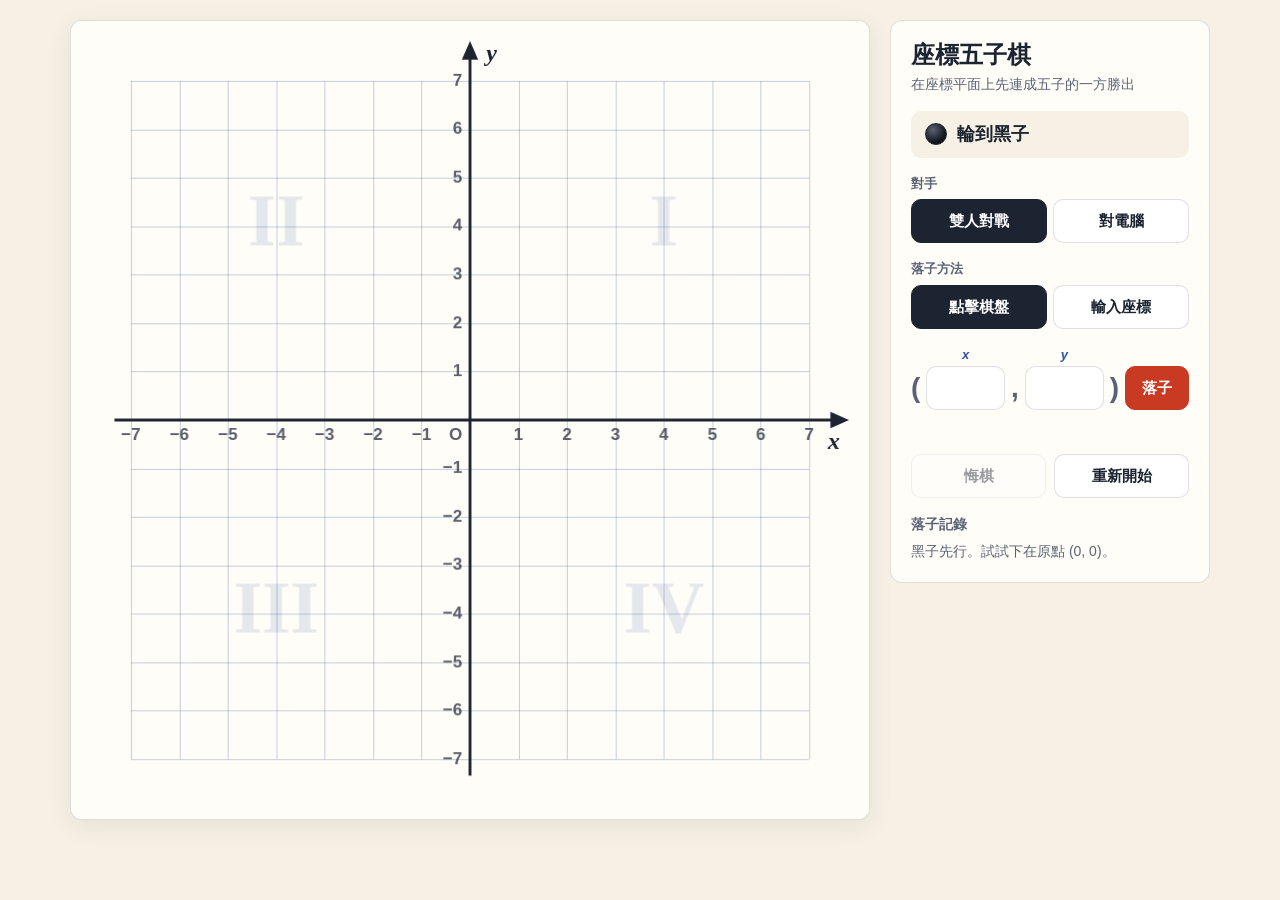
<file: games/coordinate-gomoku/index.html>
<!DOCTYPE html>
<html lang="zh-Hant-HK">
<head>
  <meta charset="UTF-8" />
  <meta name="viewport" content="width=device-width, initial-scale=1" />
  <title>座標五子棋</title>
  <link rel="stylesheet" href="style.css" />
</head>
<body>
  <main class="app">
    <section class="board-wrap" aria-label="棋盤">
      <canvas id="board" aria-label="座標平面棋盤，x 和 y 的範圍都是 -7 至 7"></canvas>
      <div id="hover" class="hover-tip" hidden></div>
      <div id="result" class="result" hidden role="status">
        <p id="resultTitle" class="result-title"></p>
        <p id="resultLine" class="result-line"></p>
        <p id="resultCoords" class="result-coords"></p>
        <button id="againBtn" class="btn btn-primary" type="button">再玩一局</button>
      </div>
    </section>

    <aside class="panel">
      <header class="panel-head">
        <h1>座標五子棋</h1>
        <p class="sub">在座標平面上先連成五子的一方勝出</p>
      </header>

      <div id="turn" class="turn" role="status" aria-live="polite">
        <span id="turnStone" class="stone black" aria-hidden="true"></span>
        <span id="turnText">輪到黑子</span>
      </div>

      <fieldset class="seg">
        <legend>對手</legend>
        <label><input type="radio" name="opponent" value="human" checked /><span>雙人對戰</span></label>
        <label><input type="radio" name="opponent" value="ai" /><span>對電腦</span></label>
      </fieldset>

      <fieldset class="seg">
        <legend>落子方法</legend>
        <label><input type="radio" name="input" value="click" checked /><span>點擊棋盤</span></label>
        <label><input type="radio" name="input" value="type" /><span>輸入座標</span></label>
      </fieldset>

      <form id="coordForm" class="coord-form" autocomplete="off" novalidate>
        <span class="paren" aria-hidden="true">(</span>
        <label class="coord-field">
          <span class="coord-label">x</span>
          <input id="xInput" type="number" inputmode="numeric" min="-7" max="7" step="1" required aria-label="x 座標" />
        </label>
        <span class="paren" aria-hidden="true">,</span>
        <label class="coord-field">
          <span class="coord-label">y</span>
          <input id="yInput" type="number" inputmode="numeric" min="-7" max="7" step="1" required aria-label="y 座標" />
        </label>
        <span class="paren" aria-hidden="true">)</span>
        <button class="btn btn-primary" type="submit">落子</button>
      </form>
      <p id="formMsg" class="form-msg" role="alert"></p>

      <div class="actions">
        <button id="undoBtn" class="btn" type="button">悔棋</button>
        <button id="resetBtn" class="btn" type="button">重新開始</button>
      </div>

      <section class="log" aria-label="落子記錄">
        <h2>落子記錄</h2>
        <ol id="moves" class="moves"></ol>
        <p id="movesEmpty" class="moves-empty">黑子先行。試試下在原點 (0, 0)。</p>
      </section>
    </aside>
  </main>

  <script src="game.js"></script>
</body>
</html>
</file>
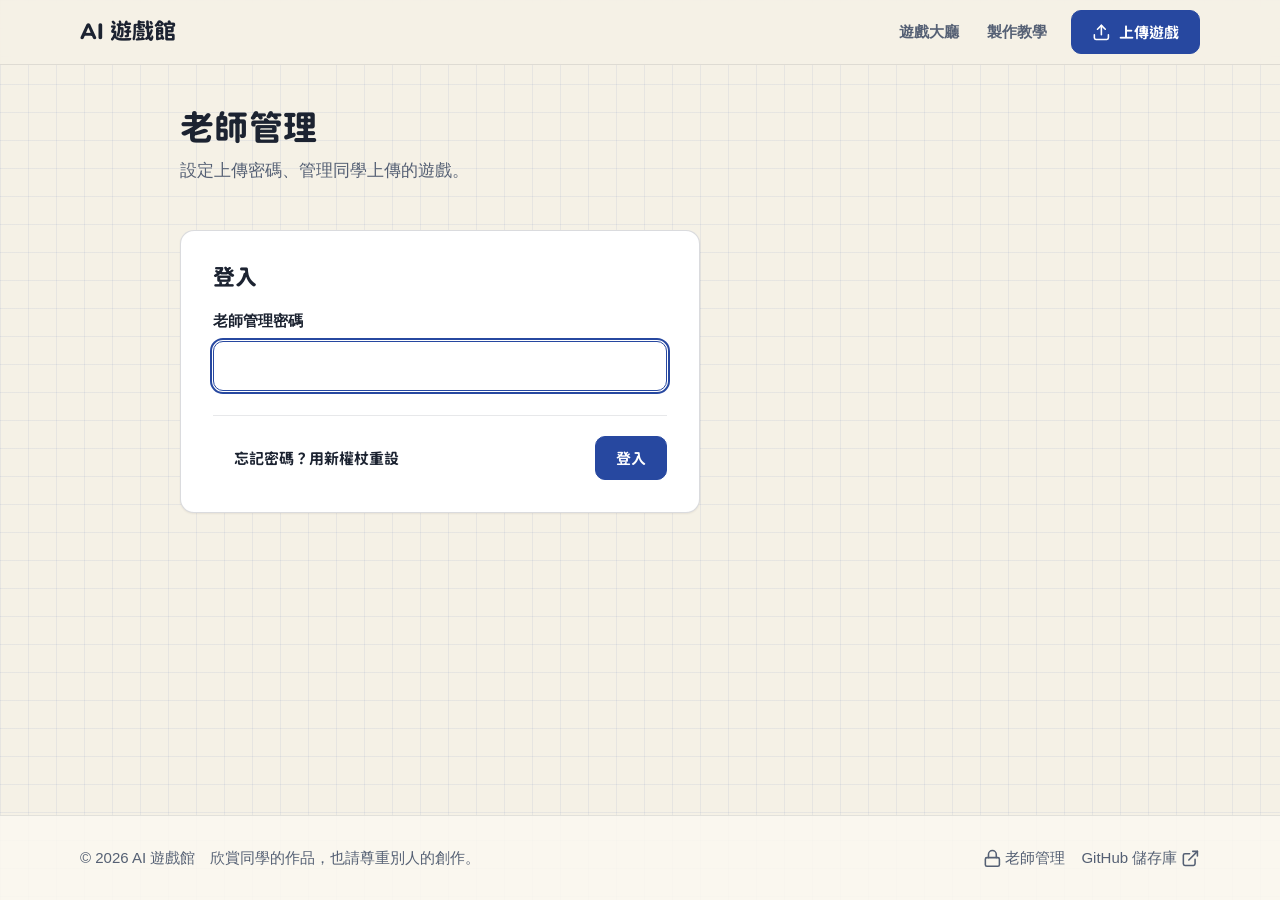
<file: admin.html>
<!DOCTYPE html>
<html lang="zh-Hant-HK">
<head>
  <meta charset="UTF-8" />
  <meta name="viewport" content="width=device-width, initial-scale=1" />
  <title>老師管理｜AI 遊戲館</title>
  <meta name="description" content="設定上傳密碼和管理遊戲。" />
  <meta name="robots" content="noindex" />
  <link rel="preconnect" href="https://fonts.googleapis.com" />
  <link rel="preconnect" href="https://fonts.gstatic.com" crossorigin />
  <link href="https://fonts.googleapis.com/css2?family=Chiron+GoRound+TC:wght@700;800;900&family=Noto+Sans+TC:wght@400;500;700&display=swap" rel="stylesheet" />
  <link rel="icon" href="assets/favicon.svg" type="image/svg+xml" />
  <link rel="stylesheet" href="assets/css/base.css" />
  <link rel="stylesheet" href="assets/css/style.css" />
</head>
<body>
  <a class="skip-link" href="#main">跳至主要內容</a>
  <header class="site-header">
    <div class="container">
      <a class="brand" href="index.html"><span data-site-name>AI 遊戲館</span></a>
      <nav class="site-nav" aria-label="主選單">
        <a class="nav-home" href="index.html">遊戲大廳</a>
        <a href="guide.html">製作教學</a>
        <a class="btn btn-primary" href="upload.html"><svg class="icon" aria-hidden="true" focusable="false"><use href="assets/icons.svg#i-upload"></use></svg>上傳遊戲</a>
      </nav>
    </div>
  </header>

  <main id="main" class="container default">
    <div class="page-head">
      <h1>老師管理</h1>
      <p id="adminSub">設定上傳密碼、管理同學上傳的遊戲。</p>
    </div>

    <div id="fatal"></div>

    <!-- 第一次設定／更換權杖 -->
    <section class="card" id="setup" aria-labelledby="setupTitle" hidden>
      <h2 id="setupTitle">第一次設定</h2>
      <p>同學不需要 GitHub 帳戶也能上傳，因為網站會代他們把檔案寫入你的儲存庫。為此需要一把只能存取這個儲存庫的「權杖」（token）。權杖會先用密碼加密，才儲存到網站。</p>

      <ol class="setup-steps" style="margin-top: var(--space-6)">
        <li>
          <h3>在 GitHub 建立權杖</h3>
          <p>以儲存庫擁有者的帳戶登入 GitHub，然後按下面的按鈕。名稱、有效期和權限已經預先填好，你只需要：</p>
          <ul>
            <li>在「Repository access」選 <strong>Only select repositories</strong>，然後只選 <strong id="repoName" style="white-space: nowrap"></strong></li>
            <li>確認「Permissions」內 <strong>Contents</strong> 是 <strong>Read and write</strong></li>
            <li>按「Generate token」，複製以 <code class="inline">github_pat_</code> 開頭的一串文字</li>
          </ul>
          <a class="btn" id="tokenLink" target="_blank" rel="noopener noreferrer"><svg class="icon" aria-hidden="true" focusable="false"><use href="assets/icons.svg#i-key-round"></use></svg>前往 GitHub 建立權杖<svg class="icon" aria-hidden="true" focusable="false"><use href="assets/icons.svg#i-external-link"></use></svg></a>
        </li>
        <li>
          <h3>貼上權杖</h3>
          <form id="tokenForm" novalidate>
            <div class="field">
              <label for="token">GitHub 權杖</label>
              <div class="copy-row" style="margin-top: 0">
                <input class="input" id="token" type="password" autocomplete="off" spellcheck="false" placeholder="github_pat_..." />
                <button class="btn" type="submit" id="verifyBtn">檢查</button>
              </div>
              <p class="inline-status" id="tokenStatus" role="status"></p>
            </div>
          </form>
        </li>
        <li>
          <h3>設定兩個密碼</h3>
          <form id="pwForm" novalidate>
            <div class="field-row">
              <div class="field">
                <label for="studentPw">學生上傳密碼</label>
                <input class="input" id="studentPw" type="text" autocomplete="off" minlength="8" />
                <p class="hint">告訴同學，上傳時需要輸入。最少 8 個字元。</p>
                <p class="field-error" id="studentPwErr" role="alert"></p>
              </div>
              <div class="field">
                <label for="teacherPw">老師管理密碼</label>
                <input class="input" id="teacherPw" type="password" autocomplete="new-password" minlength="10" />
                <p class="hint">只有你知道，用來登入這一頁。最少 10 個字元。</p>
                <p class="field-error" id="teacherPwErr" role="alert"></p>
              </div>
            </div>
            <div class="note warn" style="margin-top: var(--space-4)"><svg class="icon" aria-hidden="true" focusable="false"><use href="assets/icons.svg#i-triangle-alert"></use></svg><div>加密後的權杖存放在公開的網站上，密碼越難猜越安全。請混合英文字母和數字，不要使用學校名稱、班別或年份等容易猜到的字詞。</div></div>
            <div class="panel-actions">
              <button class="btn" type="button" id="cancelSetup" hidden>取消</button>
              <div class="right">
                <button class="btn btn-primary btn-lg" type="submit" id="finishSetup" disabled><svg class="icon" aria-hidden="true" focusable="false"><use href="assets/icons.svg#i-check"></use></svg>完成設定</button>
              </div>
            </div>
            <div id="setupError" role="alert" style="margin-top: var(--space-4)"></div>
          </form>
        </li>
      </ol>
    </section>

    <!-- 登入 -->
    <section class="card" id="login" aria-labelledby="loginTitle" hidden style="max-width: 520px">
      <h2 id="loginTitle">登入</h2>
      <form id="loginForm" novalidate>
        <div class="field">
          <label for="loginPw">老師管理密碼</label>
          <input class="input" id="loginPw" type="password" autocomplete="current-password" />
          <p class="field-error" id="loginErr" role="alert"></p>
        </div>
        <div class="panel-actions">
          <button class="btn btn-ghost" type="button" id="forgot">忘記密碼？用新權杖重設</button>
          <div class="right"><button class="btn btn-primary" type="submit" id="loginBtn">登入</button></div>
        </div>
      </form>
    </section>

    <!-- 管理介面 -->
    <div id="dash" hidden>
      <div id="dashMsg" aria-live="polite"></div>

      <section class="card" aria-labelledby="gamesH">
        <div class="card-head">
          <h2 id="gamesH">遊戲管理 <span class="muted small num" id="gamesCount"></span></h2>
          <button class="btn btn-sm" type="button" id="reloadGames"><svg class="icon" aria-hidden="true" focusable="false"><use href="assets/icons.svg#i-refresh-cw"></use></svg>重新載入</button>
        </div>
        <ul class="admin-list" id="adminList"></ul>
        <p class="hint" style="margin-top: var(--space-3)">更改會在大約 1 分鐘後於網站生效。</p>
      </section>

      <section class="card" aria-labelledby="shareH">
        <h2 id="shareH">把遊戲館分享給同學</h2>
        <div class="share-box">
          <div class="qr" id="siteQr" role="img" aria-label="遊戲館網址的 QR code"></div>
          <div>
            <p>在課室投影這個 QR code，或者把網址貼到 Google Classroom。</p>
            <div class="copy-row">
              <label class="sr-only" for="siteUrl">遊戲館網址</label>
              <input class="input" id="siteUrl" readonly />
              <button class="btn btn-primary" type="button" id="copySite"><svg class="icon" aria-hidden="true" focusable="false"><use href="assets/icons.svg#i-copy"></use></svg>複製</button>
            </div>
          </div>
        </div>
      </section>

      <section class="card" aria-labelledby="setH">
        <h2 id="setH">上傳設定</h2>
        <div class="switch-row">
          <div class="txt"><strong id="swOpenL">開放上傳</strong><span>關閉後，同學暫時不能上傳新遊戲。</span></div>
          <label class="switch"><input type="checkbox" id="swOpen" aria-labelledby="swOpenL" /><span class="track"></span></label>
        </div>
        <div class="switch-row">
          <div class="txt"><strong id="swApproveL">上傳後需要老師審核</strong><span>開啟後，新遊戲要在這一頁按「批准」才會在大廳出現。</span></div>
          <label class="switch"><input type="checkbox" id="swApprove" aria-labelledby="swApproveL" /><span class="track"></span></label>
        </div>
        <form id="nameForm" class="switch-row" style="align-items: flex-end" novalidate>
          <div class="field" style="flex: 1">
            <label for="siteName">網站名稱</label>
            <input class="input" id="siteName" maxlength="20" autocomplete="off" />
          </div>
          <button class="btn" type="submit" id="saveName">儲存</button>
        </form>
      </section>

      <section class="card" aria-labelledby="secH">
        <h2 id="secH">密碼和權杖</h2>
        <form id="changeStudent" novalidate>
          <div class="field">
            <label for="newStudentPw">更改學生上傳密碼</label>
            <div class="copy-row" style="margin-top: 0">
              <input class="input" id="newStudentPw" type="text" autocomplete="off" placeholder="新密碼（最少 8 個字元）" />
              <button class="btn" type="submit">更改</button>
            </div>
            <p class="field-error" id="newStudentErr" role="alert"></p>
          </div>
        </form>
        <form id="changeTeacher" novalidate style="margin-top: var(--space-5)">
          <div class="field">
            <label for="newTeacherPw">更改老師管理密碼</label>
            <div class="copy-row" style="margin-top: 0">
              <input class="input" id="newTeacherPw" type="password" autocomplete="new-password" placeholder="新密碼（最少 10 個字元）" />
              <button class="btn" type="submit">更改</button>
            </div>
            <p class="field-error" id="newTeacherErr" role="alert"></p>
          </div>
        </form>
        <div class="note" style="margin-top: var(--space-5)"><svg class="icon" aria-hidden="true" focusable="false"><use href="assets/icons.svg#i-info"></use></svg><div>
          <p><strong>密碼可能外洩了？</strong>只更改密碼並不足夠，因為舊的加密資料仍留在儲存庫的歷史記錄內。請到 GitHub 刪除舊權杖，再在這裡換上新權杖。權杖到期後，也需要更換一次。</p>
          <p style="margin-top: var(--space-3)"><button class="btn btn-sm" type="button" id="replaceToken"><svg class="icon" aria-hidden="true" focusable="false"><use href="assets/icons.svg#i-key-round"></use></svg>更換權杖</button>
          <a class="btn btn-sm btn-ghost" href="https://github.com/settings/personal-access-tokens" target="_blank" rel="noopener noreferrer">在 GitHub 管理權杖<svg class="icon" aria-hidden="true" focusable="false"><use href="assets/icons.svg#i-external-link"></use></svg></a></p>
        </div></div>
      </section>
    </div>

    <dialog id="confirmDialog" aria-labelledby="confirmTitle">
      <div class="dialog-head">
        <h2 id="confirmTitle">刪除遊戲</h2>
        <button class="icon-btn" type="button" data-close aria-label="關閉"><svg class="icon" aria-hidden="true" focusable="false"><use href="assets/icons.svg#i-x"></use></svg></button>
      </div>
      <div class="dialog-body"><p id="confirmText"></p></div>
      <div class="dialog-foot">
        <button class="btn" type="button" data-close>取消</button>
        <button class="btn btn-danger" type="button" id="confirmOk"><svg class="icon" aria-hidden="true" focusable="false"><use href="assets/icons.svg#i-trash-2"></use></svg>刪除</button>
      </div>
    </dialog>
  </main>

  <footer class="site-footer">
    <div class="container">
      <p>© <span data-year>2026</span> <span data-site-name>AI 遊戲館</span>　欣賞同學的作品，也請尊重別人的創作。</p>
      <nav aria-label="頁尾連結">
        <a href="admin.html"><svg class="icon" aria-hidden="true" focusable="false"><use href="assets/icons.svg#i-lock"></use></svg>老師管理</a>
        <a data-repo-link href="https://github.com/dssfgs/student-game-hub" target="_blank" rel="noopener noreferrer">GitHub 儲存庫<svg class="icon" aria-hidden="true" focusable="false"><use href="assets/icons.svg#i-external-link"></use></svg></a>
      </nav>
    </div>
  </footer>

  <script src="vendor/qrcode.js" defer></script>
  <script type="module" src="assets/js/admin.js"></script>
</body>
</html>
</file>
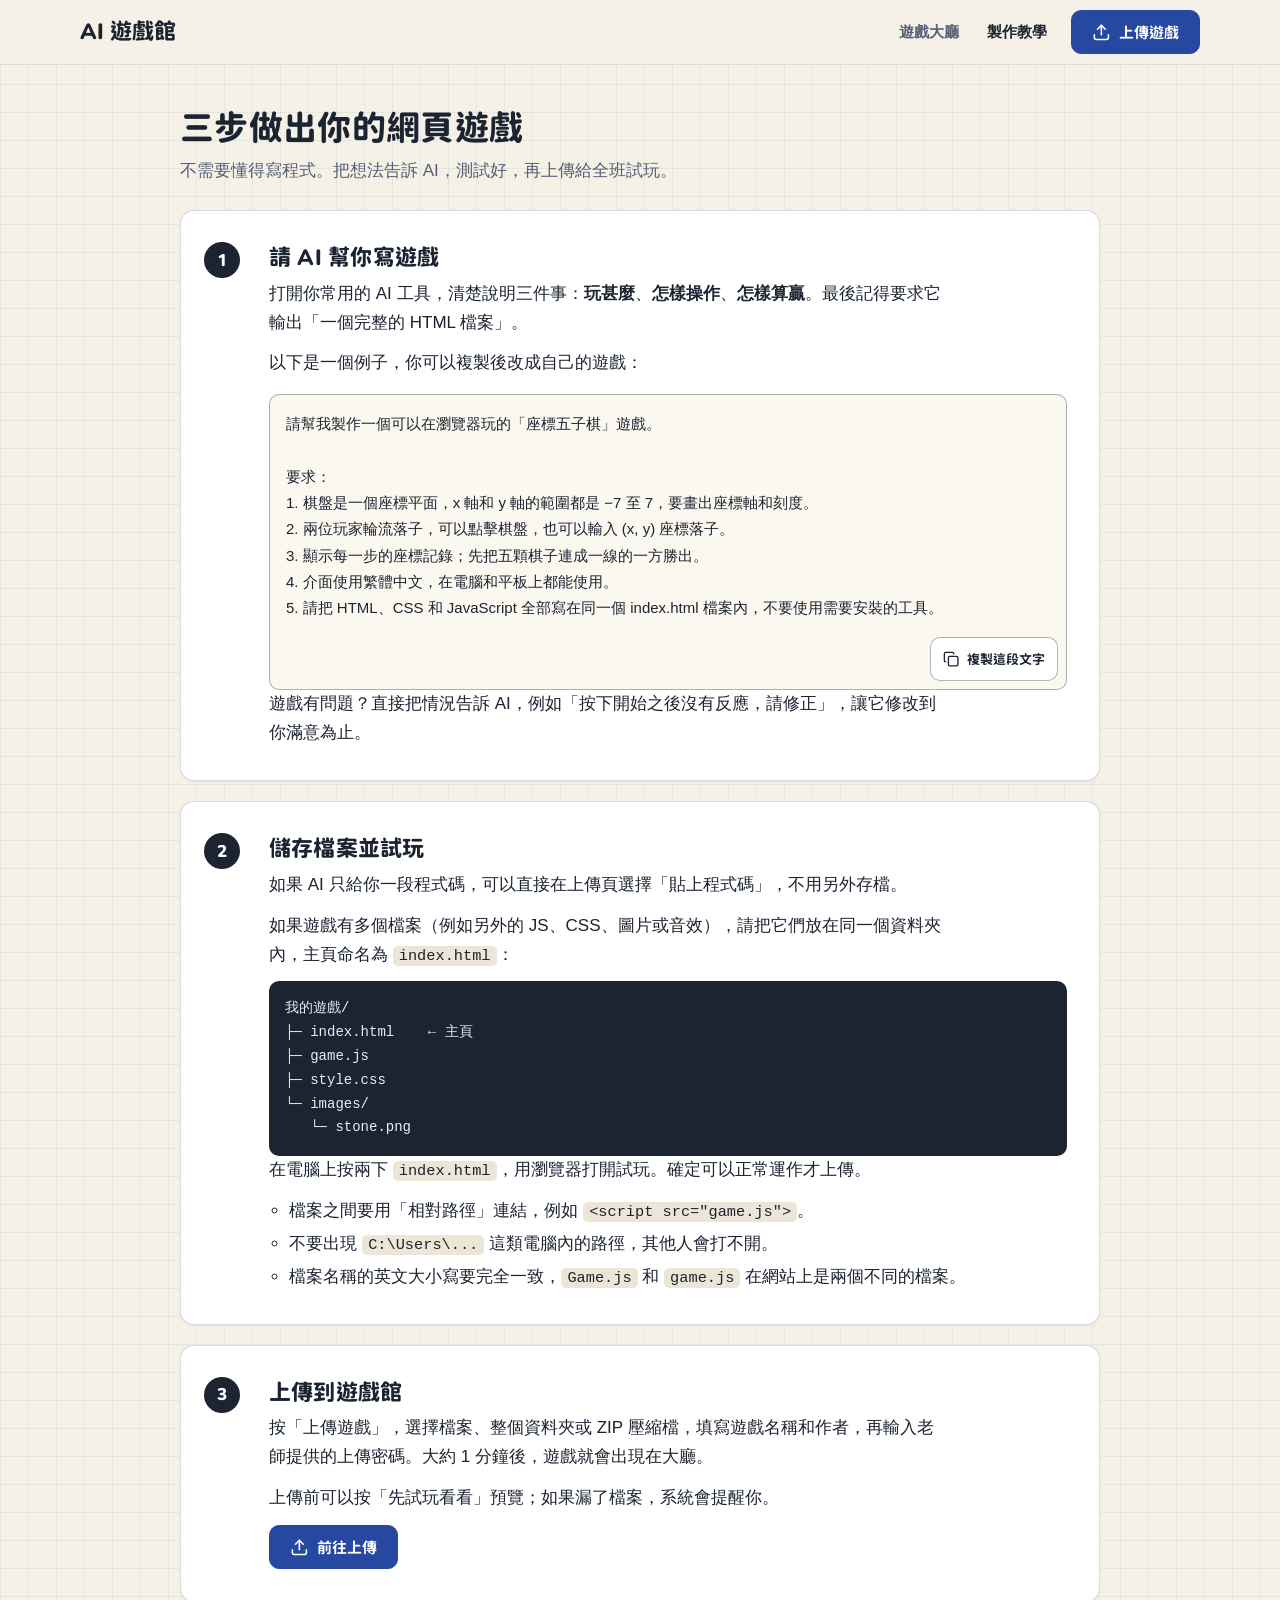
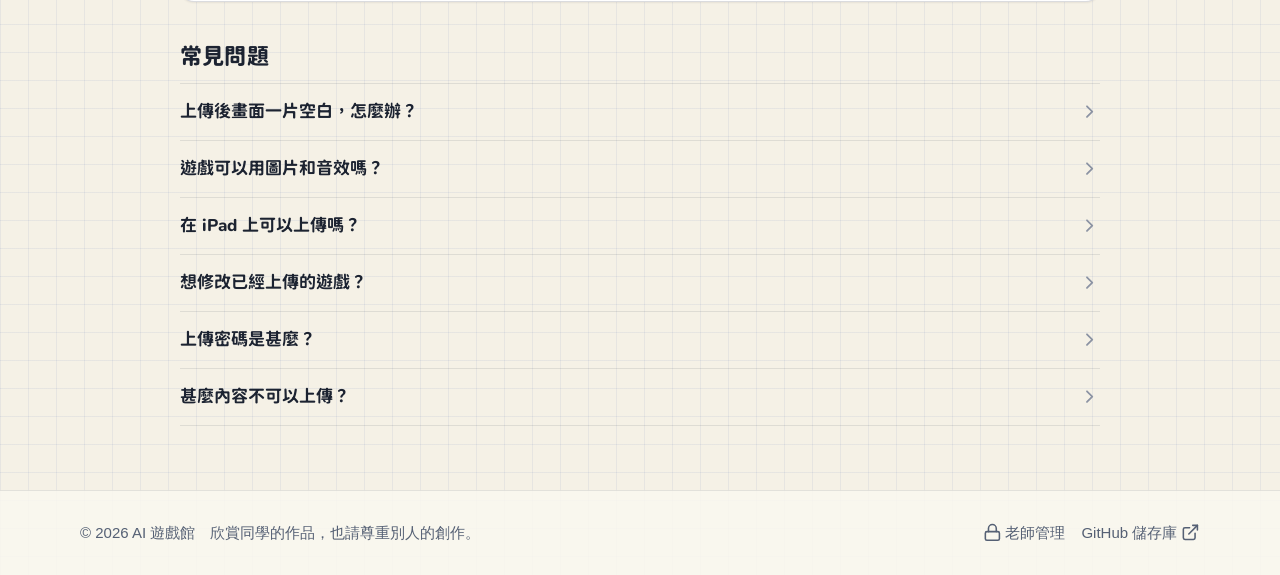
<file: guide.html>
<!DOCTYPE html>
<html lang="zh-Hant-HK">
<head>
  <meta charset="UTF-8" />
  <meta name="viewport" content="width=device-width, initial-scale=1" />
  <title>製作教學｜AI 遊戲館</title>
  <meta name="description" content="三個步驟：請 AI 寫遊戲、儲存檔案、上傳到遊戲館。" />
  <link rel="preconnect" href="https://fonts.googleapis.com" />
  <link rel="preconnect" href="https://fonts.gstatic.com" crossorigin />
  <link href="https://fonts.googleapis.com/css2?family=Chiron+GoRound+TC:wght@700;800;900&family=Noto+Sans+TC:wght@400;500;700&display=swap" rel="stylesheet" />
  <link rel="icon" href="assets/favicon.svg" type="image/svg+xml" />
  <link rel="stylesheet" href="assets/css/base.css" />
  <link rel="stylesheet" href="assets/css/style.css" />
</head>
<body>
  <a class="skip-link" href="#main">跳至主要內容</a>
  <header class="site-header">
    <div class="container">
      <a class="brand" href="index.html"><span data-site-name>AI 遊戲館</span></a>
      <nav class="site-nav" aria-label="主選單">
        <a class="nav-home" href="index.html">遊戲大廳</a>
        <a href="guide.html" aria-current="page">製作教學</a>
        <a class="btn btn-primary" href="upload.html"><svg class="icon" aria-hidden="true" focusable="false"><use href="assets/icons.svg#i-upload"></use></svg>上傳遊戲</a>
      </nav>
    </div>
  </header>

  <main id="main" class="container default">
    <div class="page-head">
      <h1>三步做出你的網頁遊戲</h1>
      <p>不需要懂得寫程式。把想法告訴 AI，測試好，再上傳給全班試玩。</p>
    </div>

    <ol class="guide-steps">
      <li>
        <div class="card">
          <h2>請 AI 幫你寫遊戲</h2>
          <p>打開你常用的 AI 工具，清楚說明三件事：<strong>玩甚麼</strong>、<strong>怎樣操作</strong>、<strong>怎樣算贏</strong>。最後記得要求它輸出「一個完整的 HTML 檔案」。</p>
          <p>以下是一個例子，你可以複製後改成自己的遊戲：</p>
          <div class="prompt-box">
            <pre id="prompt">請幫我製作一個可以在瀏覽器玩的「座標五子棋」遊戲。

要求：
1. 棋盤是一個座標平面，x 軸和 y 軸的範圍都是 −7 至 7，要畫出座標軸和刻度。
2. 兩位玩家輪流落子，可以點擊棋盤，也可以輸入 (x, y) 座標落子。
3. 顯示每一步的座標記錄；先把五顆棋子連成一線的一方勝出。
4. 介面使用繁體中文，在電腦和平板上都能使用。
5. 請把 HTML、CSS 和 JavaScript 全部寫在同一個 index.html 檔案內，不要使用需要安裝的工具。</pre>
            <div class="bar-row">
              <button class="btn btn-sm" type="button" id="copyPrompt"><svg class="icon" aria-hidden="true" focusable="false"><use href="assets/icons.svg#i-copy"></use></svg>複製這段文字</button>
            </div>
          </div>
          <p>遊戲有問題？直接把情況告訴 AI，例如「按下開始之後沒有反應，請修正」，讓它修改到你滿意為止。</p>
        </div>
      </li>

      <li>
        <div class="card">
          <h2>儲存檔案並試玩</h2>
          <p>如果 AI 只給你一段程式碼，可以直接在上傳頁選擇「貼上程式碼」，不用另外存檔。</p>
          <p>如果遊戲有多個檔案（例如另外的 JS、CSS、圖片或音效），請把它們放在同一個資料夾內，主頁命名為 <code class="inline">index.html</code>：</p>
          <div class="tree" role="img" aria-label="資料夾結構例子：我的遊戲資料夾內有 index.html、game.js、style.css 和 images 資料夾">我的遊戲/
├─ index.html    ← 主頁
├─ game.js
├─ style.css
└─ images/
   └─ stone.png</div>
          <p>在電腦上按兩下 <code class="inline">index.html</code>，用瀏覽器打開試玩。確定可以正常運作才上傳。</p>
          <ul>
            <li>檔案之間要用「相對路徑」連結，例如 <code class="inline">&lt;script src="game.js"&gt;</code>。</li>
            <li>不要出現 <code class="inline">C:\Users\...</code> 這類電腦內的路徑，其他人會打不開。</li>
            <li>檔案名稱的英文大小寫要完全一致，<code class="inline">Game.js</code> 和 <code class="inline">game.js</code> 在網站上是兩個不同的檔案。</li>
          </ul>
        </div>
      </li>

      <li>
        <div class="card">
          <h2>上傳到遊戲館</h2>
          <p>按「上傳遊戲」，選擇檔案、整個資料夾或 ZIP 壓縮檔，填寫遊戲名稱和作者，再輸入老師提供的上傳密碼。大約 1 分鐘後，遊戲就會出現在大廳。</p>
          <p>上傳前可以按「先試玩看看」預覽；如果漏了檔案，系統會提醒你。</p>
          <p><a class="btn btn-primary" href="upload.html"><svg class="icon" aria-hidden="true" focusable="false"><use href="assets/icons.svg#i-upload"></use></svg>前往上傳</a></p>
        </div>
      </li>
    </ol>

    <section class="faq" aria-labelledby="faqTitle">
      <h2 id="faqTitle">常見問題</h2>
      <details>
        <summary>上傳後畫面一片空白，怎麼辦？<svg class="icon" aria-hidden="true" focusable="false"><use href="assets/icons.svg#i-chevron-right"></use></svg></summary>
        <p>最常見的原因是漏了檔案，或者檔案路徑寫錯。請檢查是否已把所有 JS、CSS 和圖片一併上傳，並確認檔案名稱的大小寫一致。也可以把問題告訴 AI，請它把所有內容合併到同一個 HTML 檔案。</p>
      </details>
      <details>
        <summary>遊戲可以用圖片和音效嗎？<svg class="icon" aria-hidden="true" focusable="false"><use href="assets/icons.svg#i-chevron-right"></use></svg></summary>
        <p>可以。每個檔案最大 10 MB，一個遊戲最多 80 個檔案、合共 30 MB。圖片太大的話，請先縮小再上傳。</p>
      </details>
      <details>
        <summary>在 iPad 上可以上傳嗎？<svg class="icon" aria-hidden="true" focusable="false"><use href="assets/icons.svg#i-chevron-right"></use></svg></summary>
        <p>可以。iPad 不能選擇整個資料夾，但可以用「選擇檔案」一次選多個檔案、上傳 ZIP 壓縮檔，或者直接貼上程式碼。</p>
      </details>
      <details>
        <summary>想修改已經上傳的遊戲？<svg class="icon" aria-hidden="true" focusable="false"><use href="assets/icons.svg#i-chevron-right"></use></svg></summary>
        <p>改好之後重新上傳一次，然後請老師把舊版本刪除。</p>
      </details>
      <details>
        <summary>上傳密碼是甚麼？<svg class="icon" aria-hidden="true" focusable="false"><use href="assets/icons.svg#i-chevron-right"></use></svg></summary>
        <p>上傳密碼由老師提供，只給本班同學使用。請不要把密碼告訴其他人。</p>
      </details>
      <details>
        <summary>甚麼內容不可以上傳？<svg class="icon" aria-hidden="true" focusable="false"><use href="assets/icons.svg#i-chevron-right"></use></svg></summary>
        <p>遊戲館是公開網站。請不要放入真實的個人資料（例如電話、地址、相片）、不雅或欺凌他人的內容，也不要直接使用別人擁有版權的圖片和音樂。</p>
      </details>
    </section>
  </main>

  <footer class="site-footer">
    <div class="container">
      <p>© <span data-year>2026</span> <span data-site-name>AI 遊戲館</span>　欣賞同學的作品，也請尊重別人的創作。</p>
      <nav aria-label="頁尾連結">
        <a href="admin.html"><svg class="icon" aria-hidden="true" focusable="false"><use href="assets/icons.svg#i-lock"></use></svg>老師管理</a>
        <a data-repo-link href="https://github.com/dssfgs/student-game-hub" target="_blank" rel="noopener noreferrer">GitHub 儲存庫<svg class="icon" aria-hidden="true" focusable="false"><use href="assets/icons.svg#i-external-link"></use></svg></a>
      </nav>
    </div>
  </footer>

  <script type="module" src="assets/js/guide.js"></script>
</body>
</html>
</file>
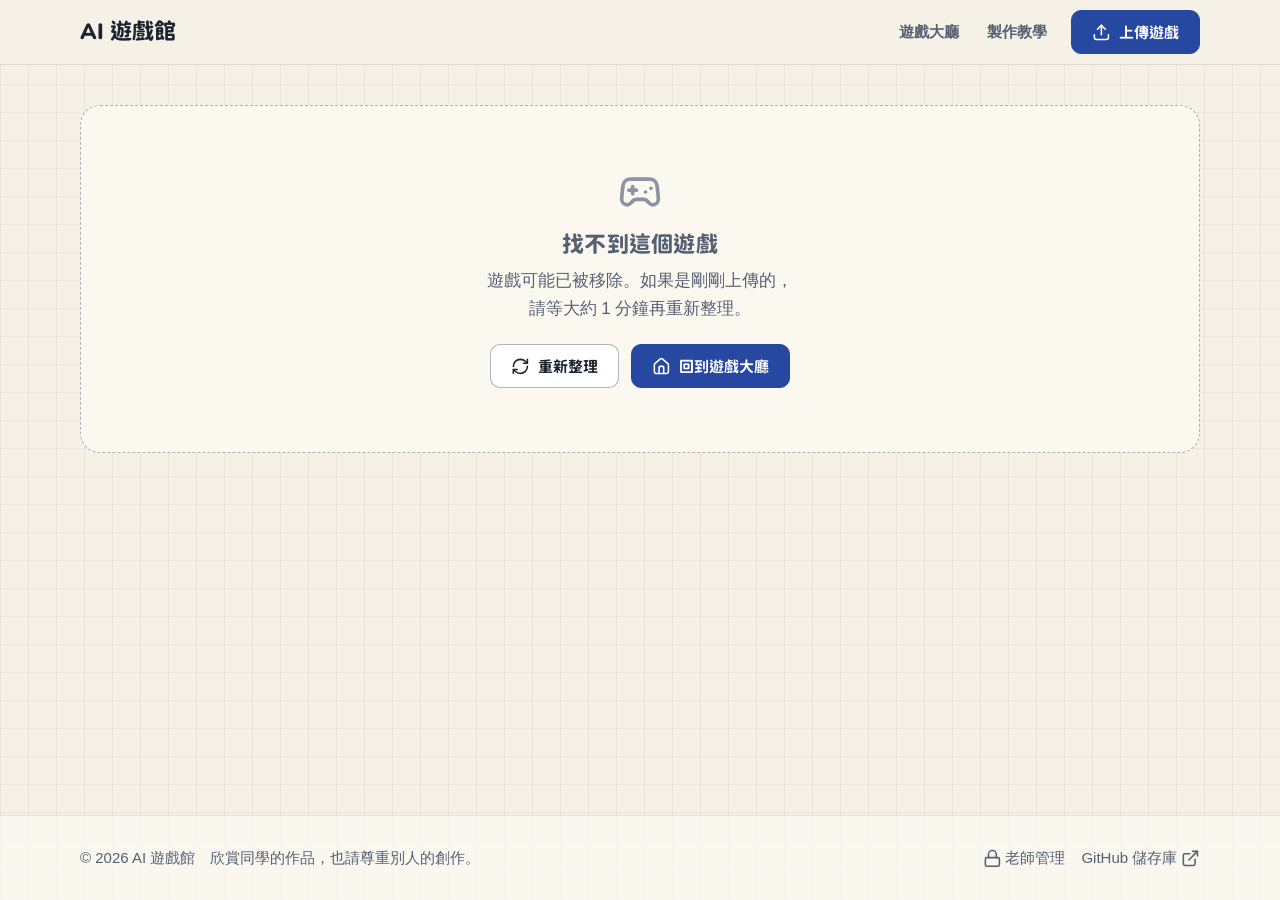
<file: play.html>
<!DOCTYPE html>
<html lang="zh-Hant-HK">
<head>
  <meta charset="UTF-8" />
  <meta name="viewport" content="width=device-width, initial-scale=1" />
  <title>遊玩｜AI 遊戲館</title>
  <meta name="description" content="在 AI 遊戲館試玩同學的作品。" />
  <link rel="preconnect" href="https://fonts.googleapis.com" />
  <link rel="preconnect" href="https://fonts.gstatic.com" crossorigin />
  <link href="https://fonts.googleapis.com/css2?family=Chiron+GoRound+TC:wght@700;800;900&family=Noto+Sans+TC:wght@400;500;700&display=swap" rel="stylesheet" />
  <link rel="icon" href="assets/favicon.svg" type="image/svg+xml" />
  <link rel="stylesheet" href="assets/css/base.css" />
  <link rel="stylesheet" href="assets/css/style.css" />
</head>
<body>
  <a class="skip-link" href="#main">跳至主要內容</a>
  <header class="site-header">
    <div class="container">
      <a class="brand" href="index.html"><span data-site-name>AI 遊戲館</span></a>
      <nav class="site-nav" aria-label="主選單">
        <a class="nav-home" href="index.html">遊戲大廳</a>
        <a href="guide.html">製作教學</a>
        <a class="btn btn-primary" href="upload.html"><svg class="icon" aria-hidden="true" focusable="false"><use href="assets/icons.svg#i-upload"></use></svg>上傳遊戲</a>
      </nav>
    </div>
  </header>

  <main id="main" class="container">
    <div id="loading" class="play-bar" aria-hidden="true">
      <div class="title">
        <div class="skeleton" style="height:2rem;width:min(60%,320px)"></div>
        <div class="skeleton skeleton-line" style="width:140px"></div>
      </div>
    </div>

    <div id="missing" hidden></div>

    <div id="game" hidden>
      <div class="play-bar">
        <div class="title">
          <h1 id="gTitle"></h1>
          <p class="by" id="gBy"></p>
        </div>
        <div class="actions">
          <button class="btn" type="button" id="fsBtn"><svg class="icon" aria-hidden="true" focusable="false"><use href="assets/icons.svg#i-maximize"></use></svg>全螢幕</button>
          <a class="btn" id="openBtn" target="_blank" rel="noopener noreferrer"><svg class="icon" aria-hidden="true" focusable="false"><use href="assets/icons.svg#i-external-link"></use></svg>新分頁開啟</a>
          <button class="btn" type="button" id="shareBtn"><svg class="icon" aria-hidden="true" focusable="false"><use href="assets/icons.svg#i-qr-code"></use></svg>分享</button>
        </div>
      </div>

      <div class="stage" id="stage">
        <iframe id="frame" title="遊戲畫面" allow="fullscreen; autoplay; gamepad"></iframe>
      </div>

      <div class="play-info">
        <div>
          <p class="desc" id="gDesc"></p>
          <div class="tag-row" id="gTags"></div>
        </div>
        <dl id="gMeta"></dl>
      </div>

      <p style="margin-top: var(--space-8)"><a class="btn btn-ghost" href="index.html"><svg class="icon" aria-hidden="true" focusable="false"><use href="assets/icons.svg#i-arrow-left"></use></svg>回到遊戲大廳</a></p>
    </div>

    <dialog id="shareDialog" aria-labelledby="shareTitle">
      <div class="dialog-head">
        <h2 id="shareTitle">分享這個遊戲</h2>
        <button class="icon-btn" type="button" id="closeShare" aria-label="關閉"><svg class="icon" aria-hidden="true" focusable="false"><use href="assets/icons.svg#i-x"></use></svg></button>
      </div>
      <div class="dialog-body">
        <div class="share-box">
          <div class="qr" id="qr" role="img" aria-label="遊戲連結的 QR code"></div>
          <div>
            <p>用平板或手機掃描 QR code，或者複製連結傳給同學。</p>
            <div class="copy-row">
              <label class="sr-only" for="shareUrl">遊戲連結</label>
              <input class="input" id="shareUrl" readonly />
              <button class="btn btn-primary" type="button" id="copyBtn"><svg class="icon" aria-hidden="true" focusable="false"><use href="assets/icons.svg#i-copy"></use></svg>複製</button>
            </div>
          </div>
        </div>
      </div>
    </dialog>
  </main>

  <footer class="site-footer">
    <div class="container">
      <p>© <span data-year>2026</span> <span data-site-name>AI 遊戲館</span>　欣賞同學的作品，也請尊重別人的創作。</p>
      <nav aria-label="頁尾連結">
        <a href="admin.html"><svg class="icon" aria-hidden="true" focusable="false"><use href="assets/icons.svg#i-lock"></use></svg>老師管理</a>
        <a data-repo-link href="https://github.com/dssfgs/student-game-hub" target="_blank" rel="noopener noreferrer">GitHub 儲存庫<svg class="icon" aria-hidden="true" focusable="false"><use href="assets/icons.svg#i-external-link"></use></svg></a>
      </nav>
    </div>
  </footer>

  <script src="vendor/qrcode.js" defer></script>
  <script type="module" src="assets/js/play.js"></script>
</body>
</html>
</file>
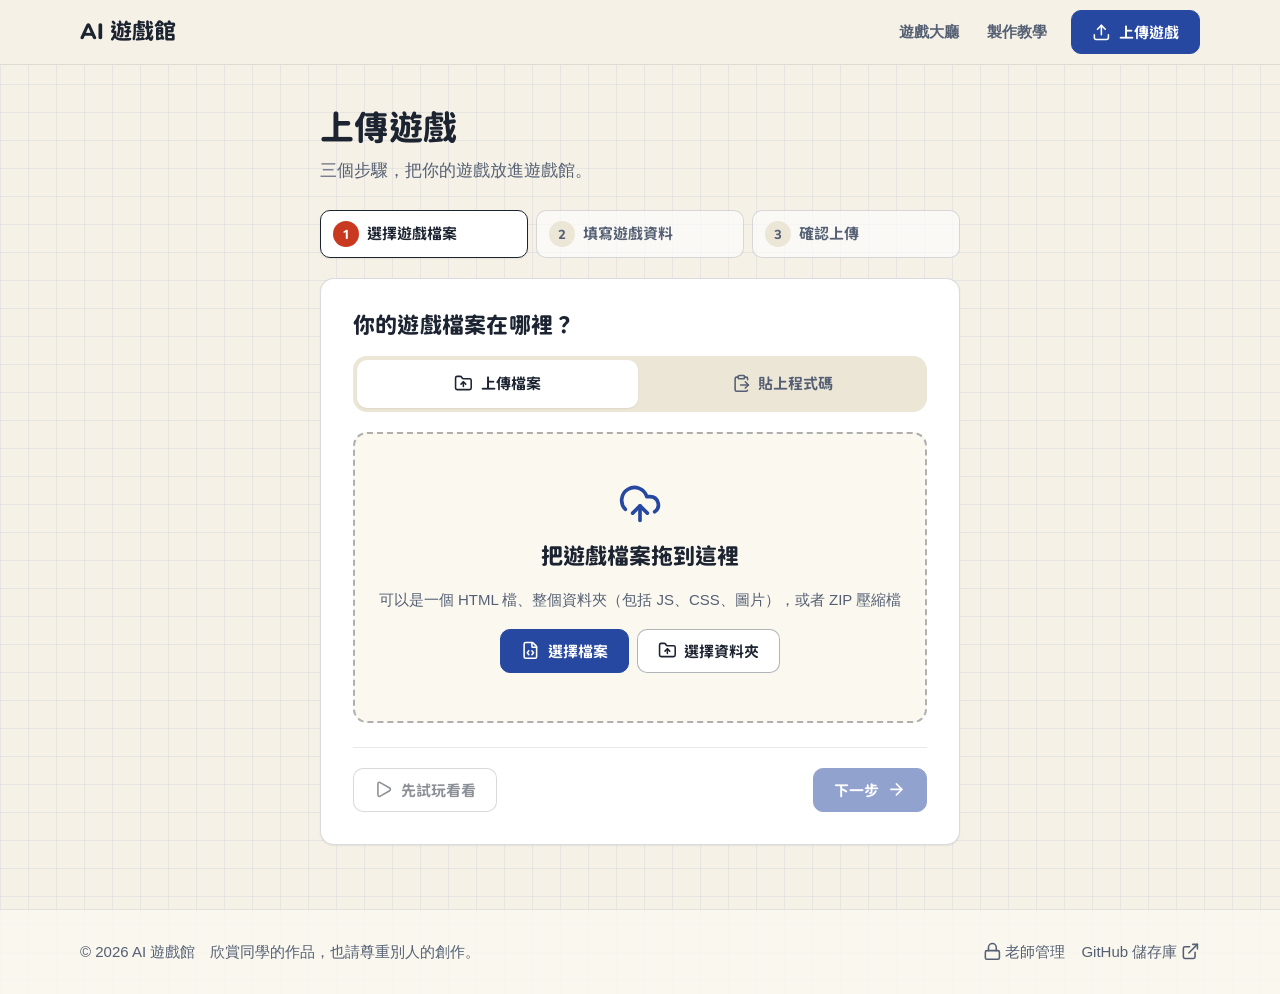
<file: upload.html>
<!DOCTYPE html>
<html lang="zh-Hant-HK">
<head>
  <meta charset="UTF-8" />
  <meta name="viewport" content="width=device-width, initial-scale=1" />
  <title>上傳遊戲｜AI 遊戲館</title>
  <meta name="description" content="把你用 AI 製作的 HTML 遊戲上傳到遊戲館。" />
  <link rel="preconnect" href="https://fonts.googleapis.com" />
  <link rel="preconnect" href="https://fonts.gstatic.com" crossorigin />
  <link href="https://fonts.googleapis.com/css2?family=Chiron+GoRound+TC:wght@700;800;900&family=Noto+Sans+TC:wght@400;500;700&display=swap" rel="stylesheet" />
  <link rel="icon" href="assets/favicon.svg" type="image/svg+xml" />
  <link rel="stylesheet" href="assets/css/base.css" />
  <link rel="stylesheet" href="assets/css/style.css" />
</head>
<body>
  <a class="skip-link" href="#main">跳至主要內容</a>
  <header class="site-header">
    <div class="container">
      <a class="brand" href="index.html"><span data-site-name>AI 遊戲館</span></a>
      <nav class="site-nav" aria-label="主選單">
        <a class="nav-home" href="index.html">遊戲大廳</a>
        <a href="guide.html">製作教學</a>
        <a class="btn btn-primary" href="upload.html" aria-current="page"><svg class="icon" aria-hidden="true" focusable="false"><use href="assets/icons.svg#i-upload"></use></svg>上傳遊戲</a>
      </nav>
    </div>
  </header>

  <main id="main" class="container narrow">
    <div class="page-head">
      <h1>上傳遊戲</h1>
      <p>三個步驟，把你的遊戲放進遊戲館。</p>
    </div>

    <div id="notice"></div>

    <div id="wizard" hidden>
      <ol class="steps" id="steps" aria-label="上傳步驟">
        <li data-step="1" aria-current="step"><span class="n">1</span><span>選擇<span class="lbl-long">遊戲</span>檔案</span></li>
        <li data-step="2"><span class="n">2</span><span>填寫<span class="lbl-long">遊戲</span>資料</span></li>
        <li data-step="3"><span class="n">3</span><span>確認上傳</span></li>
      </ol>

      <!-- 步驟一 -->
      <section class="card step-panel" id="step1" aria-labelledby="s1h">
        <h2 id="s1h">你的遊戲檔案在哪裡？</h2>

        <div class="tabs" role="tablist" aria-label="提供遊戲的方法">
          <button type="button" role="tab" id="tabFiles" aria-selected="true" aria-controls="paneFiles"><svg class="icon" aria-hidden="true" focusable="false"><use href="assets/icons.svg#i-folder-up"></use></svg>上傳檔案</button>
          <button type="button" role="tab" id="tabPaste" aria-selected="false" aria-controls="panePaste"><svg class="icon" aria-hidden="true" focusable="false"><use href="assets/icons.svg#i-clipboard-paste"></use></svg>貼上程式碼</button>
        </div>

        <div id="paneFiles" role="tabpanel" aria-labelledby="tabFiles">
          <div class="dropzone" id="drop">
            <svg class="icon" aria-hidden="true" focusable="false"><use href="assets/icons.svg#i-cloud-upload"></use></svg>
            <p class="big">把遊戲檔案拖到這裡</p>
            <p class="hint">可以是一個 HTML 檔、整個資料夾（包括 JS、CSS、圖片），或者 ZIP 壓縮檔</p>
            <div class="row">
              <button class="btn btn-primary" type="button" id="pickFiles"><svg class="icon" aria-hidden="true" focusable="false"><use href="assets/icons.svg#i-file-code"></use></svg>選擇檔案</button>
              <button class="btn" type="button" id="pickDir"><svg class="icon" aria-hidden="true" focusable="false"><use href="assets/icons.svg#i-folder-up"></use></svg>選擇資料夾</button>
            </div>
          </div>
          <input type="file" id="fileInput" multiple hidden />
          <input type="file" id="dirInput" webkitdirectory hidden />
        </div>

        <div id="panePaste" role="tabpanel" aria-labelledby="tabPaste" hidden>
          <div class="field">
            <label for="code">把 AI 給你的完整 HTML 程式碼貼在這裡</label>
            <textarea class="textarea code" id="code" spellcheck="false" placeholder="&lt;!DOCTYPE html&gt;&#10;&lt;html&gt;&#10;  ...&#10;&lt;/html&gt;"></textarea>
            <p class="hint">適合所有內容都在同一個 HTML 檔裡的遊戲。如果遊戲還有其他 JS 或圖片檔，請改用「上傳檔案」。</p>
          </div>
        </div>

        <div class="file-summary" id="summary" hidden>
          <div class="file-summary-head">
            <strong id="summaryTitle"></strong>
            <button class="btn btn-ghost btn-sm" type="button" id="clearFiles"><svg class="icon" aria-hidden="true" focusable="false"><use href="assets/icons.svg#i-trash-2"></use></svg>全部清除</button>
          </div>
          <ul class="file-list" id="fileList"></ul>

          <div class="field" id="entryField" hidden style="margin-top: var(--space-4)">
            <label for="entry">哪一個是遊戲的主頁？</label>
            <select class="select" id="entry"></select>
            <p class="hint">玩家打開遊戲時最先看到的那一頁，通常是 index.html。</p>
          </div>
        </div>

        <div id="problems" style="margin-top: var(--space-4)" aria-live="polite"></div>

        <div class="panel-actions">
          <button class="btn" type="button" id="previewBtn" disabled><svg class="icon" aria-hidden="true" focusable="false"><use href="assets/icons.svg#i-play"></use></svg>先試玩看看</button>
          <div class="right">
            <button class="btn btn-primary" type="button" id="next1" disabled>下一步<svg class="icon" aria-hidden="true" focusable="false"><use href="assets/icons.svg#i-arrow-right"></use></svg></button>
          </div>
        </div>
      </section>

      <!-- 步驟二 -->
      <section class="card step-panel" id="step2" aria-labelledby="s2h" hidden>
        <h2 id="s2h">介紹一下你的遊戲</h2>
        <form id="infoForm" novalidate>
          <div class="field">
            <label for="title">遊戲名稱<span class="req" aria-hidden="true">*</span></label>
            <input class="input" id="title" name="title" maxlength="30" required placeholder="例如：座標五子棋" autocomplete="off" />
            <p class="field-error" id="titleErr" role="alert"></p>
          </div>

          <div class="field-row">
            <div class="field">
              <label for="author">作者<span class="req" aria-hidden="true">*</span></label>
              <input class="input" id="author" name="author" maxlength="20" required placeholder="姓名或暱稱" autocomplete="off" />
              <p class="field-error" id="authorErr" role="alert"></p>
            </div>
            <div class="field">
              <label for="klass">班別<span class="opt">（可不填）</span></label>
              <input class="input" id="klass" name="klass" maxlength="10" placeholder="例如：2A" autocomplete="off" />
            </div>
          </div>
          <p class="hint" style="margin: var(--space-2) 0 var(--space-5)">遊戲館是公開網站，作者可以只寫暱稱。</p>

          <div class="field">
            <label for="desc">玩法簡介<span class="opt">（可不填）</span></label>
            <textarea class="textarea" id="desc" name="desc" maxlength="200" placeholder="例如：輸入 (x, y) 座標落子，先連成五子的一方勝出。"></textarea>
          </div>

          <fieldset class="field">
            <legend>分類<span class="opt">（最多選 3 個）</span></legend>
            <div class="chips" id="tagChips"></div>
          </fieldset>

          <div class="field">
            <label for="tool">用了哪個 AI 工具？<span class="opt">（可不填）</span></label>
            <input class="input" id="tool" name="tool" maxlength="30" placeholder="例如：Perplexity、ChatGPT、Claude" autocomplete="off" />
          </div>

          <div class="field">
            <span class="label" id="coverLabel">封面圖片<span class="opt">（可不填）</span></span>
            <div class="cover-pick">
              <div id="coverPreview"></div>
              <div>
                <div class="btns">
                  <button class="btn" type="button" id="pickCover" aria-describedby="coverLabel"><svg class="icon" aria-hidden="true" focusable="false"><use href="assets/icons.svg#i-image"></use></svg>選擇圖片</button>
                  <button class="btn btn-ghost" type="button" id="removeCover" hidden><svg class="icon" aria-hidden="true" focusable="false"><use href="assets/icons.svg#i-x"></use></svg>移除</button>
                </div>
                <p class="hint" style="margin-top: var(--space-2)">可以用遊戲的截圖。沒有圖片的話，會用遊戲名稱的第一個字做封面。</p>
                <p class="field-error" id="coverErr" role="alert"></p>
              </div>
            </div>
            <input type="file" id="coverInput" accept="image/*" hidden />
          </div>

          <div class="panel-actions">
            <button class="btn" type="button" id="back2"><svg class="icon" aria-hidden="true" focusable="false"><use href="assets/icons.svg#i-arrow-left"></use></svg>上一步</button>
            <div class="right">
              <button class="btn btn-primary" type="submit" id="next2">下一步<svg class="icon" aria-hidden="true" focusable="false"><use href="assets/icons.svg#i-arrow-right"></use></svg></button>
            </div>
          </div>
        </form>
      </section>

      <!-- 步驟三 -->
      <section class="card step-panel" id="step3" aria-labelledby="s3h" hidden>
        <div id="confirmView">
          <h2 id="s3h">確認後上傳</h2>
          <div class="review" id="review"></div>

          <form id="uploadForm" novalidate>
            <div class="field">
              <label for="password">上傳密碼<span class="req" aria-hidden="true">*</span></label>
              <div class="input-group">
                <input class="input" id="password" type="password" autocomplete="off" required aria-describedby="pwHint pwErr" />
                <button class="toggle" type="button" id="togglePw" aria-label="顯示密碼" aria-pressed="false"><svg class="icon" aria-hidden="true" focusable="false"><use href="assets/icons.svg#i-eye"></use></svg></button>
              </div>
              <p class="hint" id="pwHint">密碼由老師提供。</p>
              <p class="field-error" id="pwErr" role="alert"></p>
            </div>

            <div class="panel-actions">
              <button class="btn" type="button" id="back3"><svg class="icon" aria-hidden="true" focusable="false"><use href="assets/icons.svg#i-arrow-left"></use></svg>上一步</button>
              <div class="right">
                <button class="btn btn-primary btn-lg" type="submit" id="uploadBtn"><svg class="icon" aria-hidden="true" focusable="false"><use href="assets/icons.svg#i-upload"></use></svg>上傳到遊戲館</button>
              </div>
            </div>
          </form>
        </div>

        <div id="progressView" hidden>
          <h2>正在上傳，請不要關閉這一頁</h2>
          <ol class="progress-list" id="progressList">
            <li data-p="auth"><span class="dot"><svg class="icon" aria-hidden="true" focusable="false"><use href="assets/icons.svg#i-check"></use></svg></span><span>檢查上傳密碼</span></li>
            <li data-p="files"><span class="dot"><svg class="icon" aria-hidden="true" focusable="false"><use href="assets/icons.svg#i-check"></use></svg></span><span id="pFilesText">上傳遊戲檔案</span></li>
            <li data-p="commit"><span class="dot"><svg class="icon" aria-hidden="true" focusable="false"><use href="assets/icons.svg#i-check"></use></svg></span><span>放進遊戲館</span></li>
          </ol>
          <div class="bar" role="progressbar" aria-label="上傳進度" aria-valuemin="0" aria-valuemax="100" aria-valuenow="0" id="bar"><i></i></div>
          <div id="uploadError" style="margin-top: var(--space-5)" role="alert"></div>
        </div>

        <div id="successView" class="success" hidden>
          <div class="tick"><svg class="icon" aria-hidden="true" focusable="false"><use href="assets/icons.svg#i-check"></use></svg></div>
          <h2 id="successTitle" tabindex="-1">上傳成功！</h2>
          <p id="successText"></p>
          <div class="live" id="liveStatus" role="status"></div>
          <div class="row">
            <a class="btn btn-primary btn-lg" id="playLink" href="index.html" aria-disabled="true"><svg class="icon" aria-hidden="true" focusable="false"><use href="assets/icons.svg#i-play"></use></svg>立即遊玩</a>
            <a class="btn btn-lg" href="index.html"><svg class="icon" aria-hidden="true" focusable="false"><use href="assets/icons.svg#i-house"></use></svg>回到遊戲大廳</a>
          </div>
          <p style="margin-top: var(--space-5)"><a href="upload.html">再上傳另一個遊戲</a></p>
        </div>
      </section>
    </div>

    <dialog id="previewDialog" class="wide" aria-labelledby="previewTitle">
      <div class="dialog-head">
        <h2 id="previewTitle">試玩預覽</h2>
        <button class="icon-btn" type="button" id="closePreview" aria-label="關閉預覽"><svg class="icon" aria-hidden="true" focusable="false"><use href="assets/icons.svg#i-x"></use></svg></button>
      </div>
      <div class="dialog-body flush">
        <iframe id="previewFrame" title="遊戲預覽" sandbox="allow-scripts allow-modals allow-pointer-lock allow-forms"></iframe>
      </div>
    </dialog>
  </main>

  <footer class="site-footer">
    <div class="container">
      <p>© <span data-year>2026</span> <span data-site-name>AI 遊戲館</span>　欣賞同學的作品，也請尊重別人的創作。</p>
      <nav aria-label="頁尾連結">
        <a href="admin.html"><svg class="icon" aria-hidden="true" focusable="false"><use href="assets/icons.svg#i-lock"></use></svg>老師管理</a>
        <a data-repo-link href="https://github.com/dssfgs/student-game-hub" target="_blank" rel="noopener noreferrer">GitHub 儲存庫<svg class="icon" aria-hidden="true" focusable="false"><use href="assets/icons.svg#i-external-link"></use></svg></a>
      </nav>
    </div>
  </footer>

  <script src="vendor/jszip.min.js" defer></script>
  <script type="module" src="assets/js/upload.js"></script>
</body>
</html>
</file>
<file: assets/css/base.css>
*,
*::before,
*::after {
  box-sizing: border-box;
  margin: 0;
  padding: 0;
}

html {
  -moz-text-size-adjust: none;
  -webkit-text-size-adjust: none;
  text-size-adjust: none;
  -webkit-font-smoothing: antialiased;
  -moz-osx-font-smoothing: grayscale;
  text-rendering: optimizeLegibility;
  scroll-behavior: smooth;
  scroll-padding-top: var(--space-20);
}

body {
  min-height: 100dvh;
  line-height: 1.7;
  font-family: var(--font-body, sans-serif);
  font-size: var(--text-base);
  color: var(--color-text);
  background-color: var(--color-bg);
}

img,
picture,
video,
canvas,
svg {
  display: block;
  max-width: 100%;
}
img { height: auto; }

ul[role='list'],
ol[role='list'] {
  list-style: none;
}

input,
button,
textarea,
select {
  font: inherit;
  color: inherit;
}

h1, h2, h3, h4 {
  text-wrap: balance;
  line-height: 1.3;
}

p, li, figcaption {
  text-wrap: pretty;
  max-width: 72ch;
}

::selection {
  background: rgba(39, 72, 160, 0.22);
  color: var(--color-text);
}

:focus-visible {
  outline: 2px solid var(--color-primary);
  outline-offset: 3px;
  border-radius: var(--radius-sm);
}

@media (prefers-reduced-motion: reduce) {
  *,
  *::before,
  *::after {
    animation-duration: 0.01ms !important;
    animation-iteration-count: 1 !important;
    transition-duration: 0.01ms !important;
    scroll-behavior: auto !important;
  }
}

button {
  cursor: pointer;
  background: none;
  border: none;
}

table {
  border-collapse: collapse;
  width: 100%;
}

a,
button,
[role='button'],
input,
textarea,
select {
  transition:
    color var(--transition-interactive),
    background-color var(--transition-interactive),
    border-color var(--transition-interactive),
    box-shadow var(--transition-interactive),
    transform var(--transition-interactive);
}

[hidden] { display: none !important; }

.sr-only {
  position: absolute;
  width: 1px;
  height: 1px;
  padding: 0;
  margin: -1px;
  overflow: hidden;
  clip: rect(0, 0, 0, 0);
  white-space: nowrap;
  border-width: 0;
}
</file>
<file: assets/css/style.css>
/* ============ 設計變數 ============ */
:root {
  --text-xs: clamp(0.75rem, 0.72rem + 0.15vw, 0.8125rem);
  --text-sm: clamp(0.875rem, 0.84rem + 0.18vw, 0.9375rem);
  --text-base: clamp(1rem, 0.97rem + 0.15vw, 1.0625rem);
  --text-lg: clamp(1.125rem, 1.04rem + 0.45vw, 1.375rem);
  --text-xl: clamp(1.5rem, 1.25rem + 1.1vw, 2.125rem);
  --text-2xl: clamp(2rem, 1.35rem + 2.6vw, 3.25rem);

  --space-1: 0.25rem;
  --space-2: 0.5rem;
  --space-3: 0.75rem;
  --space-4: 1rem;
  --space-5: 1.25rem;
  --space-6: 1.5rem;
  --space-8: 2rem;
  --space-10: 2.5rem;
  --space-12: 3rem;
  --space-16: 4rem;
  --space-20: 5rem;

  /* 方格紙、藍墨水、紅色標記筆 */
  --color-bg: #f5f1e6;
  --color-surface: #fbf8f0;
  --color-surface-2: #ffffff;
  --color-surface-offset: #ece6d6;
  --color-divider: rgba(28, 35, 49, 0.1);
  --color-border: rgba(28, 35, 49, 0.16);
  --color-border-strong: rgba(28, 35, 49, 0.34);

  --color-text: #1c2331;
  --color-text-muted: #556074;
  --color-text-faint: #8c93a3;
  --color-text-inverse: #ffffff;

  --color-primary: #2748a0;
  --color-primary-hover: #1d3a86;
  --color-primary-active: #162d6a;
  --color-primary-highlight: #e1e8f6;

  --color-accent: #c8391f;
  --color-accent-highlight: #f8e1da;

  --color-success: #2c6a2c;
  --color-success-highlight: #dfecd9;
  --color-warning: #7f5200;
  --color-warning-highlight: #f7e9c6;
  --color-error: #b0241c;
  --color-error-highlight: #fae0dc;

  --grid-line: rgba(39, 72, 160, 0.07);

  --radius-sm: 0.375rem;
  --radius-md: 0.625rem;
  --radius-lg: 0.875rem;
  --radius-xl: 1.25rem;
  --radius-full: 9999px;

  --transition-interactive: 180ms cubic-bezier(0.16, 1, 0.3, 1);

  --shadow-sm: 0 1px 2px rgba(40, 34, 14, 0.07);
  --shadow-md: 0 4px 14px rgba(40, 34, 14, 0.09);
  --shadow-lg: 0 14px 36px rgba(40, 34, 14, 0.15);

  --content-narrow: 720px;
  --content-default: 1000px;
  --content-wide: 1200px;

  --font-display: 'Chiron GoRound TC', 'PingFang HK', 'PingFang TC', 'Microsoft JhengHei', sans-serif;
  --font-body: 'Noto Sans TC', 'PingFang HK', 'PingFang TC', 'Microsoft JhengHei', sans-serif;
}

/* ============ 基本版面 ============ */
body {
  background-image:
    linear-gradient(var(--grid-line) 1px, transparent 1px),
    linear-gradient(90deg, var(--grid-line) 1px, transparent 1px);
  background-size: 28px 28px;
  display: flex;
  flex-direction: column;
}

main { flex: 1; }

.container {
  width: 100%;
  max-width: var(--content-wide);
  margin-inline: auto;
  padding-inline: clamp(var(--space-4), 4vw, var(--space-10));
}
.container.narrow { max-width: var(--content-narrow); }
.container.default { max-width: var(--content-default); }

h1, h2, h3 { font-family: var(--font-display); font-weight: 800; letter-spacing: 0.01em; }
h1 { font-size: var(--text-xl); }
h2 { font-size: var(--text-lg); }
h3 { font-size: var(--text-base); }

a { color: var(--color-primary); text-underline-offset: 0.2em; }
a:hover { color: var(--color-primary-hover); }

.icon {
  width: 1.25em;
  height: 1.25em;
  flex: none;
  stroke-width: 2;
}

.skip-link {
  position: absolute;
  left: var(--space-4);
  top: -100px;
  z-index: 100;
  padding: var(--space-3) var(--space-4);
  background: var(--color-text);
  color: var(--color-text-inverse);
  border-radius: var(--radius-md);
  font-weight: 700;
}
.skip-link:focus { top: var(--space-3); color: var(--color-text-inverse); }

.muted { color: var(--color-text-muted); }
.small { font-size: var(--text-sm); }
.num { font-variant-numeric: tabular-nums; }

/* ============ 頁首／頁尾 ============ */
.site-header {
  position: sticky;
  top: 0;
  z-index: 50;
  background: rgba(245, 241, 230, 0.9);
  -webkit-backdrop-filter: blur(10px);
  backdrop-filter: blur(10px);
  border-bottom: 1px solid var(--color-divider);
}
.site-header .container {
  display: flex;
  align-items: center;
  justify-content: space-between;
  gap: var(--space-3);
  min-height: 64px;
}
.brand {
  display: inline-flex;
  align-items: center;
  gap: var(--space-2);
  font-family: var(--font-display);
  font-weight: 800;
  font-size: var(--text-lg);
  color: var(--color-text);
  text-decoration: none;
  white-space: nowrap;
  min-height: 44px;
}
.brand:hover { color: var(--color-primary); }
.brand-dot {
  width: 0.7em;
  height: 0.7em;
  border-radius: 50%;
  background: var(--color-text);
  box-shadow: 0.42em 0 0 -1.5px var(--color-surface-2), 0.42em 0 0 0 var(--color-text);
  margin-right: 0.42em;
}
.site-nav { display: flex; align-items: center; gap: var(--space-1); }
.site-nav a:not(.btn) {
  display: inline-flex;
  align-items: center;
  min-height: 44px;
  padding-inline: var(--space-3);
  border-radius: var(--radius-md);
  font-size: var(--text-sm);
  font-weight: 700;
  color: var(--color-text-muted);
  text-decoration: none;
  white-space: nowrap;
}
.site-nav a:not(.btn):hover { color: var(--color-text); background: rgba(28, 35, 49, 0.06); }
.site-nav a[aria-current='page']:not(.btn) { color: var(--color-text); }
.site-nav .btn { margin-left: var(--space-2); }

.site-footer {
  margin-top: var(--space-16);
  border-top: 1px solid var(--color-divider);
  background: rgba(251, 248, 240, 0.85);
}
.site-footer .container {
  display: flex;
  flex-wrap: wrap;
  align-items: center;
  justify-content: space-between;
  gap: var(--space-2) var(--space-6);
  padding-block: var(--space-5);
  font-size: var(--text-sm);
  color: var(--color-text-muted);
}
.site-footer nav { display: flex; flex-wrap: wrap; gap: var(--space-1) var(--space-4); }
.site-footer a { display: inline-flex; align-items: center; gap: var(--space-1); min-height: 44px; color: var(--color-text-muted); text-decoration: none; font-weight: 500; }
.site-footer a:hover { color: var(--color-primary); }

/* ============ 按鈕 ============ */
.btn {
  display: inline-flex;
  align-items: center;
  justify-content: center;
  gap: var(--space-2);
  min-height: 44px;
  padding: var(--space-2) var(--space-5);
  border: 1.5px solid var(--color-border-strong);
  border-radius: var(--radius-md);
  background: var(--color-surface-2);
  color: var(--color-text);
  font-family: var(--font-display);
  font-size: var(--text-sm);
  font-weight: 700;
  line-height: 1.2;
  text-decoration: none;
  white-space: nowrap;
  cursor: pointer;
}
.btn:hover { border-color: var(--color-text); color: var(--color-text); }
.btn:active { transform: scale(0.97); }
.btn:disabled, .btn[aria-disabled='true'] { opacity: 0.5; cursor: not-allowed; transform: none; }
.btn-primary { background: var(--color-primary); border-color: var(--color-primary); color: var(--color-text-inverse); }
.btn-primary:hover { background: var(--color-primary-hover); border-color: var(--color-primary-hover); color: var(--color-text-inverse); }
.btn-primary:active { background: var(--color-primary-active); }
.btn-danger { color: var(--color-error); border-color: rgba(176, 36, 28, 0.4); }
.btn-danger:hover { background: var(--color-error); border-color: var(--color-error); color: #fff; }
.btn-ghost { border-color: transparent; background: transparent; }
.btn-ghost:hover { background: rgba(28, 35, 49, 0.06); border-color: transparent; }
.btn-lg { min-height: 52px; padding-inline: var(--space-6); font-size: var(--text-base); border-radius: var(--radius-lg); }
.btn-sm { min-height: 44px; padding-inline: var(--space-3); font-size: var(--text-xs); }
.btn-block { width: 100%; }
.btn .spin { animation: spin 900ms linear infinite; }
@keyframes spin { to { transform: rotate(360deg); } }

/* ============ 首頁 ============ */
.hero { padding-block: clamp(var(--space-8), 5vw, var(--space-16)) clamp(var(--space-6), 4vw, var(--space-12)); }
.hero .container {
  display: grid;
  grid-template-columns: minmax(0, 1.15fr) minmax(0, 0.85fr);
  gap: clamp(var(--space-6), 5vw, var(--space-16));
  align-items: center;
}
.hero h1 { font-size: var(--text-2xl); line-height: 1.22; }
.hero h1 .line { display: inline-block; }
.hero h1 .mark {
  background: linear-gradient(transparent 62%, rgba(200, 57, 31, 0.28) 62%);
  padding-inline: 0.08em;
}
.hero-lead { text-wrap: balance; margin-top: var(--space-4); font-size: var(--text-lg); color: var(--color-text-muted); max-width: 30em; line-height: 1.65; }
.hero-actions { margin-top: var(--space-6); display: flex; flex-wrap: wrap; gap: var(--space-3); }
.hero-board {
  justify-self: end;
  width: 100%;
  max-width: 400px;
  aspect-ratio: 1;
  background: var(--color-surface-2);
  border: 1px solid var(--color-border);
  border-radius: var(--radius-xl);
  box-shadow: var(--shadow-lg);
  padding: var(--space-3);
  transform: rotate(1.6deg);
}
.hero-board svg { width: 100%; height: 100%; }
.hero-board .pop { transform-box: fill-box; transform-origin: center; animation: pop 520ms cubic-bezier(0.16, 1, 0.3, 1) both; }
@keyframes pop { from { opacity: 0; transform: scale(0.3); } to { opacity: 1; transform: scale(1); } }

.toolbar {
  display: grid;
  grid-template-columns: minmax(0, 1fr) auto;
  gap: var(--space-3) var(--space-4);
  align-items: center;
  margin-bottom: var(--space-5);
}
.toolbar-head { display: flex; align-items: baseline; gap: var(--space-3); grid-column: 1 / -1; }
.toolbar-head .count { font-size: var(--text-sm); color: var(--color-text-muted); font-variant-numeric: tabular-nums; }
.search {
  position: relative;
  max-width: 420px;
}
.search .icon { position: absolute; left: var(--space-3); top: 50%; transform: translateY(-50%); color: var(--color-text-faint); pointer-events: none; }
.search input { padding-left: calc(var(--space-3) * 2 + 1.25em); }

.chips { display: flex; flex-wrap: wrap; gap: var(--space-2); grid-column: 1 / -1; }
.chip {
  display: inline-flex;
  align-items: center;
  min-height: 44px;
  padding-inline: var(--space-4);
  border: 1.5px solid var(--color-border);
  border-radius: var(--radius-full);
  background: var(--color-surface-2);
  font-size: var(--text-sm);
  font-weight: 700;
  color: var(--color-text-muted);
  cursor: pointer;
  user-select: none;
}
.chip:hover { border-color: var(--color-text); color: var(--color-text); }
.chip[aria-pressed='true'], .chip.is-on { background: var(--color-text); border-color: var(--color-text); color: var(--color-text-inverse); }
label.chip { position: relative; }
label.chip input { position: absolute; opacity: 0; inset: 0; cursor: pointer; }
label.chip:has(input:checked) { background: var(--color-text); border-color: var(--color-text); color: var(--color-text-inverse); }
label.chip:has(input:focus-visible) { outline: 2px solid var(--color-primary); outline-offset: 3px; }
label.chip:has(input:disabled) { opacity: 0.45; cursor: not-allowed; }

.game-grid {
  display: grid;
  grid-template-columns: repeat(auto-fill, minmax(min(100%, 250px), 1fr));
  gap: clamp(var(--space-4), 2vw, var(--space-6));
}
.game-card {
  display: flex;
  flex-direction: column;
  background: var(--color-surface-2);
  border: 1px solid var(--color-border);
  border-radius: var(--radius-lg);
  overflow: hidden;
  color: inherit;
  text-decoration: none;
  box-shadow: var(--shadow-sm);
}
a.game-card:hover { transform: translateY(-3px); box-shadow: var(--shadow-lg); border-color: var(--color-border-strong); color: inherit; }
a.game-card:active { transform: translateY(0) scale(0.99); }
.game-card .cover { border-bottom: 1px solid var(--color-divider); }
.game-card-body { padding: var(--space-4); display: flex; flex-direction: column; gap: var(--space-1); flex: 1; }
.game-card h3 { font-size: var(--text-lg); line-height: 1.3; overflow-wrap: anywhere; }
.game-card .by { font-size: var(--text-sm); color: var(--color-text-muted); overflow-wrap: anywhere; }
.game-card .desc {
  margin-top: var(--space-1);
  font-size: var(--text-sm);
  color: var(--color-text-muted);
  display: -webkit-box;
  -webkit-line-clamp: 2;
  -webkit-box-orient: vertical;
  overflow: hidden;
  overflow-wrap: anywhere;
}
.game-card .meta { margin-top: auto; padding-top: var(--space-3); display: flex; flex-wrap: wrap; align-items: center; gap: var(--space-2); }
.game-card .date { margin-left: auto; font-size: var(--text-xs); color: var(--color-text-faint); font-variant-numeric: tabular-nums; }

.cover {
  position: relative;
  aspect-ratio: 16 / 10;
  background: var(--color-surface-offset);
  overflow: hidden;
}
.cover img { width: 100%; height: 100%; object-fit: cover; }
.cover-gen {
  position: absolute;
  inset: 0;
  display: grid;
  place-items: center;
  background-color: hsl(var(--h, 220) 46% 90%);
  background-image:
    linear-gradient(hsl(var(--h, 220) 40% 52% / 0.2) 1px, transparent 1px),
    linear-gradient(90deg, hsl(var(--h, 220) 40% 52% / 0.2) 1px, transparent 1px);
  background-size: 20px 20px;
  background-position: center;
}
.cover-gen span {
  font-family: var(--font-display);
  font-weight: 900;
  font-size: 4rem;
  font-size: clamp(2.5rem, 24cqi, 5.5rem);
  line-height: 1;
  color: hsl(var(--h, 220) 52% 30%);
}
.cover { container-type: inline-size; }
.badge-new {
  position: absolute;
  top: var(--space-3);
  left: var(--space-3);
  padding: 2px var(--space-2);
  border-radius: var(--radius-sm);
  background: var(--color-accent);
  color: #fff;
  font-size: var(--text-xs);
  font-weight: 700;
}

.tag {
  display: inline-flex;
  align-items: center;
  padding: 2px var(--space-2);
  border-radius: var(--radius-sm);
  background: var(--color-primary-highlight);
  color: var(--color-primary-active);
  font-size: var(--text-xs);
  font-weight: 700;
  white-space: nowrap;
}
.tag.neutral { background: var(--color-surface-offset); color: var(--color-text-muted); }
.tag.warn { background: var(--color-warning-highlight); color: var(--color-warning); }
.tag.ok { background: var(--color-success-highlight); color: var(--color-success); }

/* 載入中 */
@keyframes shimmer { 0% { background-position: -200% 0; } 100% { background-position: 200% 0; } }
.skeleton {
  background: linear-gradient(90deg, var(--color-surface-offset) 25%, #f6f2e6 50%, var(--color-surface-offset) 75%);
  background-size: 200% 100%;
  animation: shimmer 1.5s ease-in-out infinite;
  border-radius: var(--radius-sm);
}
.skeleton-line { height: 1em; margin-top: var(--space-2); }

/* 空白狀態 */
.empty-state {
  grid-column: 1 / -1;
  display: flex;
  flex-direction: column;
  align-items: center;
  text-align: center;
  padding: var(--space-16) var(--space-6);
  background: var(--color-surface);
  border: 1.5px dashed var(--color-border-strong);
  border-radius: var(--radius-xl);
  color: var(--color-text-muted);
}
.empty-state > .icon { width: 44px; height: 44px; color: var(--color-text-faint); margin-bottom: var(--space-4); stroke-width: 1.5; }
.empty-state h2, .empty-state h3 { color: var(--color-text); font-size: var(--text-lg); margin-bottom: var(--space-2); }
.empty-state p { max-width: 34ch; margin-bottom: var(--space-5); }

/* ============ 表單 ============ */
.field { display: flex; flex-direction: column; gap: var(--space-2); }
.field + .field, .field-row + .field, .field + .field-row { margin-top: var(--space-5); }
.field-row { display: grid; grid-template-columns: 1fr 1fr; gap: var(--space-4); }
.field-row .field + .field { margin-top: 0; }
.field > label, .field > .label, fieldset.field > legend { font-weight: 700; font-size: var(--text-sm); }
.field .req { color: var(--color-accent); margin-left: 2px; }
.field .opt { color: var(--color-text-faint); font-weight: 500; margin-left: var(--space-1); }
.hint { font-size: var(--text-sm); color: var(--color-text-muted); }
fieldset { border: 0; min-width: 0; }

.input, .textarea, .select {
  width: 100%;
  min-height: 48px;
  padding: var(--space-3) var(--space-4);
  background: var(--color-surface-2);
  border: 1.5px solid var(--color-border-strong);
  border-radius: var(--radius-md);
  font-size: 1rem;
  line-height: 1.5;
}
.input::placeholder, .textarea::placeholder { color: var(--color-text-faint); }
.input:hover, .textarea:hover, .select:hover { border-color: var(--color-text-muted); }
.input:focus-visible, .textarea:focus-visible, .select:focus-visible { outline: 2px solid var(--color-primary); outline-offset: 1px; border-color: var(--color-primary); }
.input[aria-invalid='true'], .textarea[aria-invalid='true'] { border-color: var(--color-error); }
.textarea { min-height: 120px; resize: vertical; }
.textarea.code { font-family: ui-monospace, 'SF Mono', Menlo, Consolas, monospace; font-size: 0.875rem; min-height: 260px; white-space: pre; overflow: auto; tab-size: 2; }
.field-error { font-size: var(--text-sm); font-weight: 700; color: var(--color-error); }
.field-error:empty { display: none; }

.input-group { position: relative; }
.input-group .input { padding-right: 56px; }
.input-group .toggle {
  position: absolute; right: 2px; top: 2px; bottom: 2px;
  width: 48px; display: grid; place-items: center;
  color: var(--color-text-muted); border-radius: var(--radius-sm);
}
.input-group .toggle:hover { color: var(--color-text); }

.switch-row {
  display: flex;
  align-items: flex-start;
  justify-content: space-between;
  gap: var(--space-4);
  padding-block: var(--space-4);
  border-top: 1px solid var(--color-divider);
}
.switch-row:first-of-type { border-top: 0; }
.switch-row .txt strong { display: block; font-family: var(--font-display); }
.switch-row .txt span { font-size: var(--text-sm); color: var(--color-text-muted); }
.switch { position: relative; flex: none; width: 52px; height: 44px; display: grid; place-items: center; }
.switch input { position: absolute; inset: 0; opacity: 0; cursor: pointer; z-index: 1; }
.switch .track { width: 52px; height: 30px; border-radius: var(--radius-full); background: var(--color-text-faint); transition: background-color var(--transition-interactive); position: relative; }
.switch .track::after { content: ''; position: absolute; top: 3px; left: 3px; width: 24px; height: 24px; border-radius: 50%; background: #fff; box-shadow: var(--shadow-sm); transition: transform var(--transition-interactive); }
.switch input:checked + .track { background: var(--color-primary); }
.switch input:checked + .track::after { transform: translateX(22px); }
.switch input:focus-visible + .track { outline: 2px solid var(--color-primary); outline-offset: 3px; }

/* ============ 卡片、提示 ============ */
.page-head { padding-block: clamp(var(--space-6), 4vw, var(--space-10)) var(--space-6); }
.page-head p { margin-top: var(--space-2); color: var(--color-text-muted); }

.card {
  background: var(--color-surface-2);
  border: 1px solid var(--color-border);
  border-radius: var(--radius-lg);
  padding: clamp(var(--space-5), 3vw, var(--space-8));
  box-shadow: var(--shadow-sm);
}
.card + .card { margin-top: var(--space-5); }
.card > h2 { margin-bottom: var(--space-4); }
.card-head { display: flex; flex-wrap: wrap; align-items: center; justify-content: space-between; gap: var(--space-3); margin-bottom: var(--space-4); }
.card-head h2 { margin: 0; }

.note {
  display: flex;
  gap: var(--space-3);
  padding: var(--space-4);
  border-radius: var(--radius-md);
  background: var(--color-primary-highlight);
  color: var(--color-primary-active);
  font-size: var(--text-sm);
  line-height: 1.6;
}
.note .icon { margin-top: 0.2em; }
.note p { max-width: none; }
.note strong { font-weight: 700; }
.note a { color: inherit; font-weight: 700; }
.note.warn { background: var(--color-warning-highlight); color: var(--color-warning); }
.note.error { background: var(--color-error-highlight); color: var(--color-error); }
.note.ok { background: var(--color-success-highlight); color: var(--color-success); }
.note ul { margin: var(--space-1) 0 0 1.2em; }
.note li { max-width: none; overflow-wrap: anywhere; }
.note + .note { margin-top: var(--space-3); }
.note code { font-size: 0.92em; background: rgba(255, 255, 255, 0.6); padding: 0 4px; border-radius: 4px; overflow-wrap: anywhere; }

/* ============ 上傳流程 ============ */
.steps {
  display: grid;
  grid-template-columns: repeat(3, 1fr);
  gap: var(--space-2);
  list-style: none;
  margin-bottom: var(--space-5);
}
.steps li {
  display: flex;
  align-items: center;
  gap: var(--space-2);
  padding: var(--space-2) var(--space-3);
  border-radius: var(--radius-md);
  background: rgba(255, 255, 255, 0.6);
  border: 1.5px solid var(--color-border);
  font-family: var(--font-display);
  font-weight: 700;
  font-size: var(--text-sm);
  color: var(--color-text-muted);
  max-width: none;
  min-height: 48px;
}
.steps .n {
  flex: none;
  width: 26px; height: 26px;
  display: grid; place-items: center;
  border-radius: 50%;
  background: var(--color-surface-offset);
  font-size: var(--text-xs);
  font-variant-numeric: tabular-nums;
}
.steps li[aria-current='step'] { background: var(--color-surface-2); border-color: var(--color-text); color: var(--color-text); box-shadow: var(--shadow-sm); }
.steps li[aria-current='step'] .n { background: var(--color-accent); color: #fff; }
.steps li.done { color: var(--color-success); border-color: rgba(44, 106, 44, 0.35); }
.steps li.done .n { background: var(--color-success); color: #fff; }

.step-panel { animation: panel-in 300ms cubic-bezier(0.16, 1, 0.3, 1); }
@keyframes panel-in { from { opacity: 0; transform: translateY(8px); } to { opacity: 1; transform: none; } }

.tabs {
  display: grid;
  grid-template-columns: 1fr 1fr;
  gap: var(--space-1);
  padding: var(--space-1);
  background: var(--color-surface-offset);
  border-radius: var(--radius-lg);
  margin-bottom: var(--space-5);
}
.tabs button {
  display: inline-flex; align-items: center; justify-content: center; gap: var(--space-2);
  min-height: 48px;
  border-radius: var(--radius-md);
  font-family: var(--font-display);
  font-weight: 700;
  font-size: var(--text-sm);
  color: var(--color-text-muted);
}
.tabs button:hover { color: var(--color-text); }
.tabs button[aria-selected='true'] { background: var(--color-surface-2); color: var(--color-text); box-shadow: var(--shadow-sm); }

.dropzone {
  display: flex;
  flex-direction: column;
  align-items: center;
  text-align: center;
  gap: var(--space-3);
  padding: clamp(var(--space-6), 5vw, var(--space-12)) var(--space-5);
  border: 2px dashed var(--color-border-strong);
  border-radius: var(--radius-lg);
  background: var(--color-surface);
  transition: border-color var(--transition-interactive), background-color var(--transition-interactive);
}
.dropzone.is-over { border-color: var(--color-primary); background: var(--color-primary-highlight); }
.dropzone > .icon { width: 44px; height: 44px; color: var(--color-primary); stroke-width: 1.5; }
.dropzone .big { font-family: var(--font-display); font-weight: 800; font-size: var(--text-lg); }
.dropzone .row { display: flex; flex-wrap: wrap; justify-content: center; gap: var(--space-2); margin-top: var(--space-1); }
.dropzone.compact { padding: var(--space-4); flex-direction: row; flex-wrap: wrap; justify-content: center; }
.dropzone.compact > .icon, .dropzone.compact .big, .dropzone.compact .hint { display: none; }

.file-summary { margin-top: var(--space-5); }
.file-summary-head { display: flex; flex-wrap: wrap; align-items: center; justify-content: space-between; gap: var(--space-2); margin-bottom: var(--space-2); }
.file-summary-head strong { font-family: var(--font-display); }
.file-list {
  list-style: none;
  max-height: 240px;
  overflow-y: auto;
  border: 1px solid var(--color-border);
  border-radius: var(--radius-md);
  background: var(--color-surface);
}
.file-list li {
  display: flex;
  align-items: center;
  gap: var(--space-2);
  padding: var(--space-2) var(--space-3);
  font-size: var(--text-sm);
  max-width: none;
  border-top: 1px solid var(--color-divider);
}
.file-list li:first-child { border-top: 0; }
.file-list .icon { color: var(--color-text-faint); }
.file-list .path { flex: 1; min-width: 0; overflow-wrap: anywhere; font-family: ui-monospace, 'SF Mono', Menlo, Consolas, monospace; font-size: 0.8125rem; }
.file-list .size { color: var(--color-text-muted); font-variant-numeric: tabular-nums; white-space: nowrap; font-size: var(--text-xs); }
.file-list .rm { width: 44px; height: 36px; display: grid; place-items: center; color: var(--color-text-faint); border-radius: var(--radius-sm); margin-block: -4px; margin-right: -8px; }
.file-list .rm:hover { color: var(--color-error); background: var(--color-error-highlight); }

.panel-actions { display: flex; flex-wrap: wrap; align-items: center; justify-content: space-between; gap: var(--space-3); margin-top: var(--space-6); padding-top: var(--space-5); border-top: 1px solid var(--color-divider); }
.panel-actions .right { display: flex; gap: var(--space-3); margin-left: auto; }

.cover-pick { display: grid; grid-template-columns: 160px 1fr; gap: var(--space-4); align-items: center; }
.cover-pick .cover { border-radius: var(--radius-md); border: 1px solid var(--color-border); }
.cover-pick .btns { display: flex; flex-wrap: wrap; gap: var(--space-2); }

.review {
  display: grid;
  grid-template-columns: 180px 1fr;
  gap: var(--space-5);
  align-items: center;
  padding: var(--space-4);
  background: var(--color-surface);
  border: 1px solid var(--color-border);
  border-radius: var(--radius-md);
  margin-bottom: var(--space-6);
}
.review .cover { border-radius: var(--radius-sm); border: 1px solid var(--color-border); }
.review h3 { font-size: var(--text-lg); overflow-wrap: anywhere; }
.review p { font-size: var(--text-sm); color: var(--color-text-muted); overflow-wrap: anywhere; }

.progress-list { list-style: none; display: flex; flex-direction: column; gap: var(--space-3); margin-top: var(--space-5); }
.progress-list li { display: flex; align-items: center; gap: var(--space-3); font-weight: 500; color: var(--color-text-faint); max-width: none; }
.progress-list li .dot { flex: none; width: 28px; height: 28px; border-radius: 50%; display: grid; place-items: center; border: 2px solid currentColor; }
.progress-list li .dot .icon { width: 16px; height: 16px; opacity: 0; stroke-width: 3; }
.progress-list li.active { color: var(--color-text); font-weight: 700; }
.progress-list li.active .dot { border-color: var(--color-primary); border-top-color: transparent; animation: spin 900ms linear infinite; }
.progress-list li.done { color: var(--color-success); }
.progress-list li.done .dot { background: var(--color-success); border-color: var(--color-success); color: #fff; }
.progress-list li.done .dot .icon { opacity: 1; }
.progress-list li.fail { color: var(--color-error); font-weight: 700; }
.bar { height: 8px; border-radius: var(--radius-full); background: var(--color-surface-offset); overflow: hidden; margin-top: var(--space-4); }
.bar i { display: block; height: 100%; width: 0; background: var(--color-primary); border-radius: inherit; transition: width 300ms ease; }

.success { text-align: center; padding-block: var(--space-4); }
.success .tick {
  width: 72px; height: 72px; margin: 0 auto var(--space-4);
  border-radius: 50%; display: grid; place-items: center;
  background: var(--color-success); color: #fff;
  animation: pop 520ms cubic-bezier(0.16, 1, 0.3, 1) both;
}
.success .tick .icon { width: 36px; height: 36px; stroke-width: 3; }
.success h2 { font-size: var(--text-xl); }
.success p { margin: var(--space-2) auto 0; color: var(--color-text-muted); }
.success .live { display: inline-flex; align-items: center; gap: var(--space-2); margin-top: var(--space-4); padding: var(--space-2) var(--space-4); border-radius: var(--radius-full); background: var(--color-warning-highlight); color: var(--color-warning); font-size: var(--text-sm); font-weight: 700; }
.success .live.ok { background: var(--color-success-highlight); color: var(--color-success); }
.success .row { display: flex; flex-wrap: wrap; justify-content: center; gap: var(--space-3); margin-top: var(--space-6); }

/* ============ 對話框 ============ */
dialog {
  margin: auto;
  width: min(calc(100vw - 2rem), 560px);
  max-height: calc(100dvh - 2rem);
  padding: 0;
  border: 0;
  border-radius: var(--radius-xl);
  background: var(--color-surface-2);
  color: var(--color-text);
  box-shadow: var(--shadow-lg);
  overflow: hidden;
}
dialog[open] { display: flex; flex-direction: column; animation: panel-in 240ms cubic-bezier(0.16, 1, 0.3, 1); }
dialog::backdrop { background: rgba(28, 35, 49, 0.55); }
dialog.wide { width: min(calc(100vw - 2rem), 1040px); height: min(calc(100dvh - 2rem), 760px); }
.dialog-head { display: flex; align-items: center; justify-content: space-between; gap: var(--space-3); padding: var(--space-3) var(--space-3) var(--space-3) var(--space-5); border-bottom: 1px solid var(--color-divider); }
.dialog-head h2 { font-size: var(--text-base); }
.dialog-body { padding: var(--space-5); overflow-y: auto; }
.dialog-body.flush { padding: 0; flex: 1; display: flex; min-height: 0; }
.dialog-body iframe { width: 100%; height: 100%; min-height: 320px; border: 0; background: #fff; flex: 1; }
.dialog-foot { display: flex; flex-wrap: wrap; justify-content: flex-end; gap: var(--space-3); padding: var(--space-4) var(--space-5); border-top: 1px solid var(--color-divider); }
.icon-btn { width: 44px; height: 44px; display: grid; place-items: center; border-radius: var(--radius-md); color: var(--color-text-muted); }
.icon-btn:hover { background: rgba(28, 35, 49, 0.07); color: var(--color-text); }

.share-box { display: grid; grid-template-columns: 180px 1fr; gap: var(--space-5); align-items: center; }
.qr { background: #fff; border: 1px solid var(--color-border); border-radius: var(--radius-md); padding: var(--space-2); aspect-ratio: 1; }
.qr svg { width: 100%; height: 100%; }
.copy-row { display: flex; gap: var(--space-2); margin-top: var(--space-2); }
.copy-row .input { font-size: var(--text-sm); min-width: 0; }

/* ============ 遊玩頁 ============ */
.play-bar {
  display: flex;
  flex-wrap: wrap;
  align-items: center;
  gap: var(--space-2) var(--space-4);
  padding-block: var(--space-4);
}
.play-bar .title { flex: 1; min-width: 200px; }
.play-bar h1 { font-size: var(--text-xl); overflow-wrap: anywhere; }
.play-bar .by { font-size: var(--text-sm); color: var(--color-text-muted); }
.play-bar .actions { display: flex; flex-wrap: wrap; gap: var(--space-2); }
.stage {
  position: relative;
  height: clamp(420px, calc(100dvh - 230px), 900px);
  background: #fff;
  border: 1px solid var(--color-border);
  border-radius: var(--radius-lg);
  box-shadow: var(--shadow-md);
  overflow: hidden;
}
.stage iframe { width: 100%; height: 100%; border: 0; display: block; background: #fff; }
.stage:fullscreen { border-radius: 0; border: 0; height: 100%; }
.play-info { display: grid; grid-template-columns: minmax(0, 1fr) auto; gap: var(--space-4) var(--space-8); margin-top: var(--space-5); align-items: start; }
.play-info .desc { white-space: pre-wrap; overflow-wrap: anywhere; }
.play-info dl { display: grid; grid-template-columns: auto 1fr; gap: var(--space-1) var(--space-4); font-size: var(--text-sm); }
.play-info dt { color: var(--color-text-muted); }
.play-info dd { font-weight: 500; overflow-wrap: anywhere; }
.tag-row { display: flex; flex-wrap: wrap; gap: var(--space-2); margin-top: var(--space-3); }

/* ============ 教學頁 ============ */
.guide-steps { list-style: none; counter-reset: g; display: flex; flex-direction: column; gap: var(--space-5); }
.guide-steps > li { counter-increment: g; position: relative; max-width: none; }
.guide-steps > li > .card { padding-left: clamp(4rem, 8vw, 5.5rem); }
.guide-steps > li::before {
  content: counter(g);
  position: absolute; z-index: 1;
  left: clamp(var(--space-4), 2.5vw, var(--space-6)); top: clamp(var(--space-5), 3vw, var(--space-8));
  width: 36px; height: 36px; border-radius: 50%;
  display: grid; place-items: center;
  background: var(--color-text); color: #fff;
  font-family: var(--font-display); font-weight: 800;
}
.guide-steps h2 { margin-bottom: var(--space-2); }
.guide-steps p + p, .guide-steps p + ul, .guide-steps ul + p { margin-top: var(--space-3); }
.guide-steps ul { padding-left: 1.2em; }
.guide-steps li li { margin-top: var(--space-1); }
.prompt-box { position: relative; margin-top: var(--space-4); border: 1.5px solid var(--color-border-strong); border-radius: var(--radius-md); background: var(--color-surface); }
.prompt-box pre { padding: var(--space-4); padding-bottom: var(--space-2); white-space: pre-wrap; overflow-wrap: anywhere; font-family: var(--font-body); font-size: var(--text-sm); line-height: 1.75; }
.prompt-box .bar-row { display: flex; justify-content: flex-end; padding: var(--space-2); }
kbd, code.inline { font-family: ui-monospace, 'SF Mono', Menlo, Consolas, monospace; font-size: 0.9em; background: var(--color-surface-offset); padding: 1px 6px; border-radius: 5px; overflow-wrap: anywhere; }
.tree { margin-top: var(--space-3); padding: var(--space-4); border-radius: var(--radius-md); background: var(--color-text); color: #e8ecf5; font-family: ui-monospace, 'SF Mono', Menlo, Consolas, monospace; font-size: 0.875rem; line-height: 1.7; white-space: pre; overflow-x: auto; }
.faq { margin-top: var(--space-10); }
.faq h2 { margin-bottom: var(--space-3); }
.faq details { border-top: 1px solid var(--color-divider); }
.faq details:last-child { border-bottom: 1px solid var(--color-divider); }
.faq summary { display: flex; align-items: center; justify-content: space-between; gap: var(--space-3); min-height: 56px; cursor: pointer; font-family: var(--font-display); font-weight: 700; list-style: none; }
.faq summary::-webkit-details-marker { display: none; }
.faq summary .icon { color: var(--color-text-faint); transition: transform var(--transition-interactive); }
.faq details[open] summary .icon { transform: rotate(90deg); }
.faq details p { padding-bottom: var(--space-4); color: var(--color-text-muted); }

/* ============ 管理頁 ============ */
.admin-list { list-style: none; display: flex; flex-direction: column; }
.admin-item { display: grid; grid-template-columns: 96px minmax(0, 1fr) auto; gap: var(--space-4); align-items: center; padding-block: var(--space-4); border-top: 1px solid var(--color-divider); max-width: none; }
.admin-item:first-child { border-top: 0; }
.admin-item .cover { border-radius: var(--radius-sm); border: 1px solid var(--color-border); }
.admin-item h3 { font-size: var(--text-base); overflow-wrap: anywhere; display: flex; flex-wrap: wrap; align-items: center; gap: var(--space-2); }
.admin-item p { font-size: var(--text-sm); color: var(--color-text-muted); overflow-wrap: anywhere; }
.admin-item .ops { display: flex; flex-wrap: wrap; justify-content: flex-end; gap: var(--space-2); }
.setup-steps { list-style: none; counter-reset: s; display: flex; flex-direction: column; gap: var(--space-6); }
.setup-steps > li { counter-increment: s; padding-left: 3rem; position: relative; max-width: none; }
.setup-steps > li::before { content: counter(s); position: absolute; left: 0; top: -2px; width: 32px; height: 32px; border-radius: 50%; display: grid; place-items: center; background: var(--color-text); color: #fff; font-family: var(--font-display); font-weight: 800; font-size: var(--text-sm); }
.setup-steps h3 { margin-bottom: var(--space-2); font-size: var(--text-base); }
.setup-steps p + p, .setup-steps p + .btn, .setup-steps .btn + p, .setup-steps p + ul, .setup-steps ul + .btn { margin-top: var(--space-3); }
.setup-steps ul { padding-left: 1.2em; font-size: var(--text-sm); color: var(--color-text-muted); }
.inline-status { display: inline-flex; align-items: center; gap: var(--space-2); font-size: var(--text-sm); font-weight: 700; }
.inline-status.ok { color: var(--color-success); }
.inline-status.err { color: var(--color-error); }
.stack > * + * { margin-top: var(--space-4); }

/* ============ 響應式 ============ */
@media (max-width: 820px) {
  .hero .container { grid-template-columns: 1fr; }
  .hero-board { justify-self: center; max-width: 300px; order: -1; transform: rotate(1deg); }
  .play-info { grid-template-columns: 1fr; }
}

@media (max-width: 640px) {
  .site-header .container { min-height: 56px; }
  .site-nav a:not(.btn) { padding-inline: var(--space-2); }
  .site-nav .btn { padding-inline: var(--space-3); margin-left: var(--space-1); }
  .site-nav .btn .icon { display: none; }
  .brand-dot { display: none; }
  .toolbar { grid-template-columns: 1fr; }
  .search { max-width: none; }
  .field-row { grid-template-columns: 1fr; }
  .field-row .field + .field { margin-top: var(--space-5); }
  .steps .lbl-long { display: none; }
  .steps li { justify-content: center; padding-inline: var(--space-2); }
  .cover-pick, .review, .share-box { grid-template-columns: 1fr; }
  .cover-pick .cover, .review .cover { max-width: 240px; }
  .share-box .qr { max-width: 200px; margin-inline: auto; }
  .admin-item { grid-template-columns: 72px minmax(0, 1fr); }
  .admin-item .ops { grid-column: 1 / -1; justify-content: flex-start; }
  .stage { height: clamp(380px, calc(100dvh - 200px), 900px); border-radius: var(--radius-md); }
  .play-bar .actions { width: 100%; }
  .play-bar .actions .btn { flex: 1; padding-inline: var(--space-3); }
  .panel-actions .right { width: 100%; }
  .panel-actions .right .btn { flex: 1; }
  .hero-actions .btn { flex: 1 1 auto; }
}

@media (max-width: 480px) {
  .site-nav .nav-home { display: none; }
}

@media (max-width: 640px) {
  .stage { height: clamp(460px, calc(100dvh - 150px), 900px); }
}

#confirmView > h2 { margin-bottom: var(--space-4); }
</file>
<file: games/coordinate-gomoku/style.css>
*, *::before, *::after { box-sizing: border-box; margin: 0; padding: 0; }

:root {
  --paper: #f6f1e4;
  --paper-2: #fffdf7;
  --ink: #1c2331;
  --ink-soft: #5a6375;
  --line: #2f55a4;
  --accent: #c93a22;
  --accent-dark: #a52d18;
  --border: rgba(28, 35, 49, 0.14);
  --radius: 12px;
}

html, body { height: 100%; }

body {
  font-family: "PingFang HK", "PingFang TC", "Microsoft JhengHei", "Noto Sans TC", "Heiti TC", sans-serif;
  color: var(--ink);
  background: var(--paper);
  line-height: 1.5;
  -webkit-font-smoothing: antialiased;
}

.app {
  min-height: 100%;
  display: grid;
  grid-template-columns: minmax(0, 1fr) 320px;
  gap: 20px;
  padding: 20px;
  max-width: 1180px;
  margin: 0 auto;
  align-items: start;
}

.board-wrap {
  position: relative;
  width: 100%;
  max-width: min(100%, calc(100vh - 40px));
  aspect-ratio: 1 / 1;
  margin: 0 auto;
  background: var(--paper-2);
  border: 1px solid var(--border);
  border-radius: var(--radius);
  box-shadow: 0 6px 24px rgba(28, 35, 49, 0.08);
  overflow: hidden;
}

#board {
  display: block;
  width: 100%;
  height: 100%;
  touch-action: manipulation;
  cursor: pointer;
}
#board.locked { cursor: default; }

.hover-tip {
  position: absolute;
  pointer-events: none;
  transform: translate(-50%, -150%);
  background: var(--ink);
  color: #fff;
  font-size: 14px;
  font-weight: 700;
  font-variant-numeric: tabular-nums;
  padding: 4px 10px;
  border-radius: 999px;
  white-space: nowrap;
}

.result {
  position: absolute;
  left: 50%;
  bottom: 16px;
  transform: translateX(-50%);
  width: min(92%, 420px);
  background: rgba(255, 253, 247, 0.97);
  border: 1px solid var(--border);
  border-radius: var(--radius);
  box-shadow: 0 12px 32px rgba(28, 35, 49, 0.2);
  padding: 16px 20px;
  text-align: center;
  animation: rise 320ms cubic-bezier(0.16, 1, 0.3, 1);
}
.result[hidden] { display: none; }
.result-title { font-size: 22px; font-weight: 800; }
.result-line { margin-top: 4px; font-size: 16px; font-weight: 700; color: var(--line); font-variant-numeric: tabular-nums; }
.result-coords { margin-top: 4px; font-size: 14px; color: var(--ink-soft); font-variant-numeric: tabular-nums; }
.result .btn { margin-top: 12px; }

@keyframes rise {
  from { opacity: 0; transform: translate(-50%, 12px); }
  to { opacity: 1; transform: translate(-50%, 0); }
}

.panel {
  display: flex;
  flex-direction: column;
  gap: 16px;
  background: var(--paper-2);
  border: 1px solid var(--border);
  border-radius: var(--radius);
  padding: 20px;
}

.panel-head h1 { font-size: 24px; line-height: 1.2; }
.sub { margin-top: 4px; font-size: 14px; color: var(--ink-soft); }

.turn {
  display: flex;
  align-items: center;
  gap: 10px;
  font-size: 18px;
  font-weight: 700;
  padding: 10px 14px;
  background: var(--paper);
  border-radius: 10px;
}

.stone {
  width: 22px;
  height: 22px;
  border-radius: 50%;
  flex: none;
  border: 1.5px solid var(--ink);
}
.stone.black { background: radial-gradient(circle at 35% 30%, #5a6170, #11151d 65%); }
.stone.white { background: radial-gradient(circle at 35% 30%, #ffffff, #dcd8cc 90%); }

.seg { border: 0; display: grid; grid-template-columns: 1fr 1fr; gap: 6px; }
.seg legend { font-size: 13px; font-weight: 700; color: var(--ink-soft); margin-bottom: 6px; }
.seg label { position: relative; }
.seg input { position: absolute; opacity: 0; inset: 0; cursor: pointer; }
.seg span {
  display: flex;
  align-items: center;
  justify-content: center;
  min-height: 44px;
  font-size: 15px;
  font-weight: 700;
  border: 1.5px solid var(--border);
  border-radius: 10px;
  background: #fff;
  transition: background 160ms, color 160ms, border-color 160ms;
}
.seg input:checked + span { background: var(--ink); color: #fff; border-color: var(--ink); }
.seg input:focus-visible + span { outline: 2px solid var(--line); outline-offset: 2px; }

.coord-form {
  display: flex;
  align-items: flex-end;
  gap: 6px;
}
.paren { font-size: 28px; font-weight: 700; line-height: 44px; color: var(--ink-soft); }
.coord-field { display: flex; flex-direction: column; gap: 2px; flex: 1; min-width: 0; }
.coord-label { font-size: 13px; font-weight: 700; color: var(--line); text-align: center; font-style: italic; }
.coord-field input {
  width: 100%;
  height: 44px;
  font: inherit;
  font-size: 18px;
  font-weight: 700;
  text-align: center;
  font-variant-numeric: tabular-nums;
  color: var(--ink);
  border: 1.5px solid var(--border);
  border-radius: 10px;
  background: #fff;
}
.coord-field input:focus-visible { outline: 2px solid var(--line); outline-offset: 1px; }

.form-msg { min-height: 20px; margin-top: -8px; font-size: 14px; font-weight: 700; color: var(--accent); }

.btn {
  min-height: 44px;
  padding: 0 16px;
  font: inherit;
  font-size: 15px;
  font-weight: 700;
  color: var(--ink);
  background: #fff;
  border: 1.5px solid var(--border);
  border-radius: 10px;
  cursor: pointer;
  transition: background 160ms, border-color 160ms, transform 160ms;
}
.btn:hover { border-color: var(--ink); }
.btn:active { transform: scale(0.97); }
.btn:disabled { opacity: 0.45; cursor: not-allowed; }
.btn:focus-visible { outline: 2px solid var(--line); outline-offset: 2px; }
.btn-primary { background: var(--accent); border-color: var(--accent); color: #fff; }
.btn-primary:hover { background: var(--accent-dark); border-color: var(--accent-dark); }

.actions { display: grid; grid-template-columns: 1fr 1fr; gap: 8px; }

.log h2 { font-size: 14px; color: var(--ink-soft); margin-bottom: 6px; }
.moves {
  list-style: none;
  max-height: 210px;
  overflow-y: auto;
  display: flex;
  flex-direction: column;
  gap: 4px;
  padding-right: 4px;
}
.moves li {
  display: grid;
  grid-template-columns: 28px 18px 1fr auto;
  align-items: center;
  gap: 8px;
  font-size: 14px;
  font-variant-numeric: tabular-nums;
  padding: 4px 8px;
  border-radius: 8px;
}
.moves li:first-child { background: var(--paper); font-weight: 700; }
.moves .num { color: var(--ink-soft); }
.moves .stone { width: 16px; height: 16px; }
.moves .where { color: var(--ink-soft); font-size: 13px; }
.moves-empty { font-size: 14px; color: var(--ink-soft); }

@media (max-width: 860px) {
  .app { grid-template-columns: 1fr; padding: 12px; gap: 12px; }
  .board-wrap { max-width: min(100%, 78vh); }
  .panel { padding: 16px; gap: 14px; }
  .panel-head h1 { font-size: 20px; }
}

@media (prefers-reduced-motion: reduce) {
  * { animation-duration: 0.01ms !important; transition-duration: 0.01ms !important; }
}
</file>
